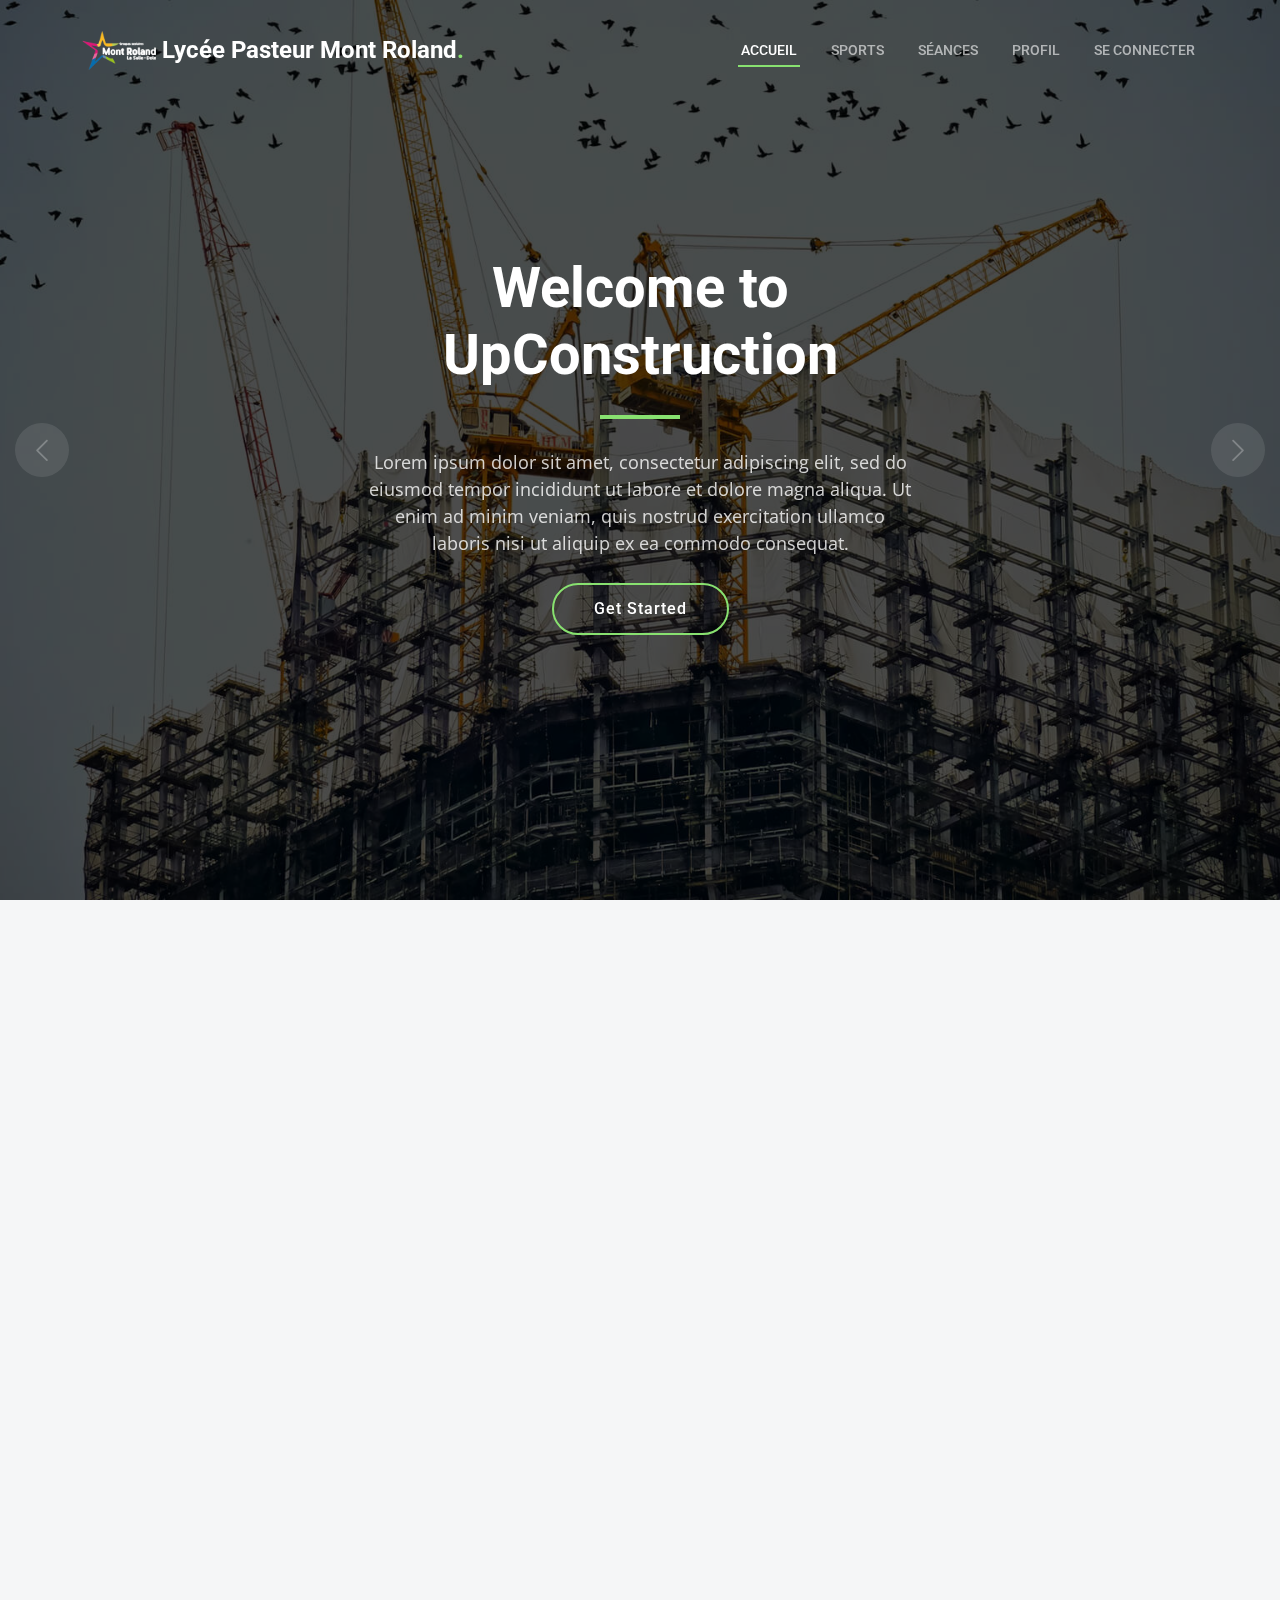
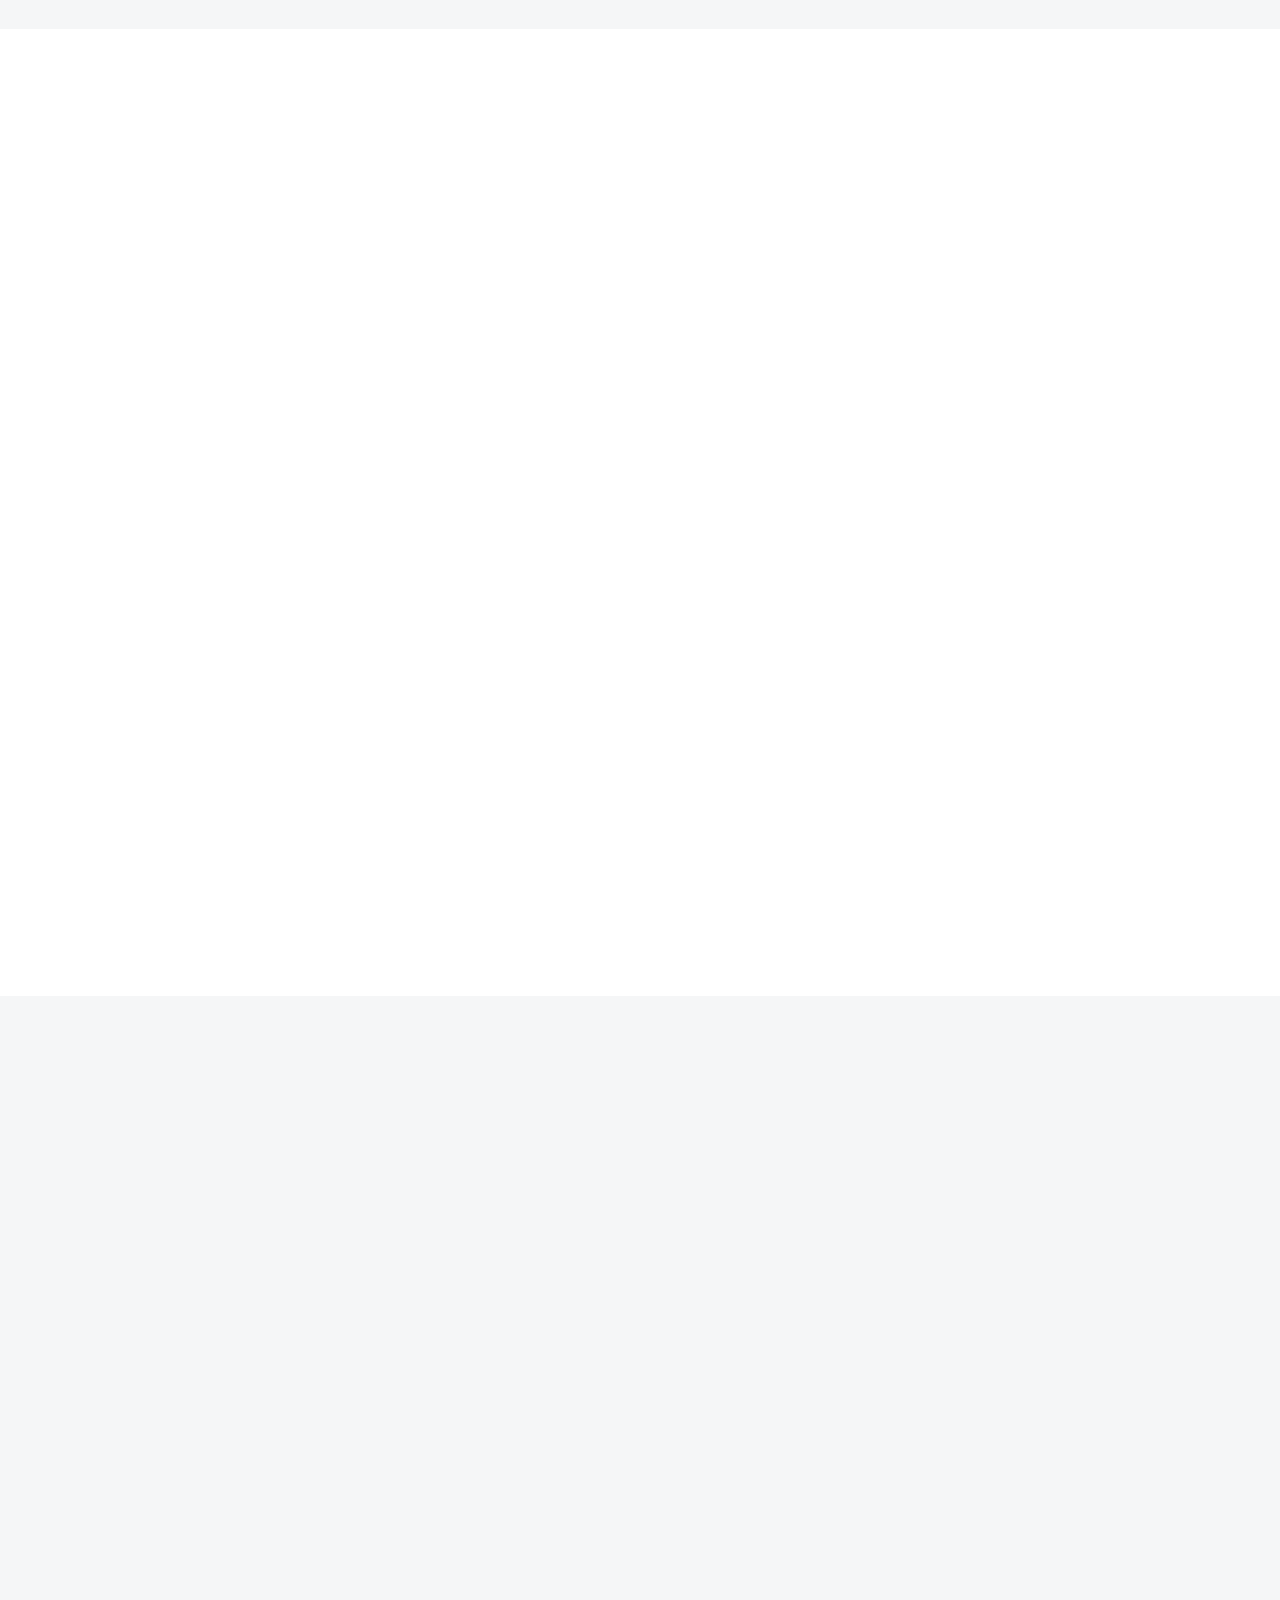
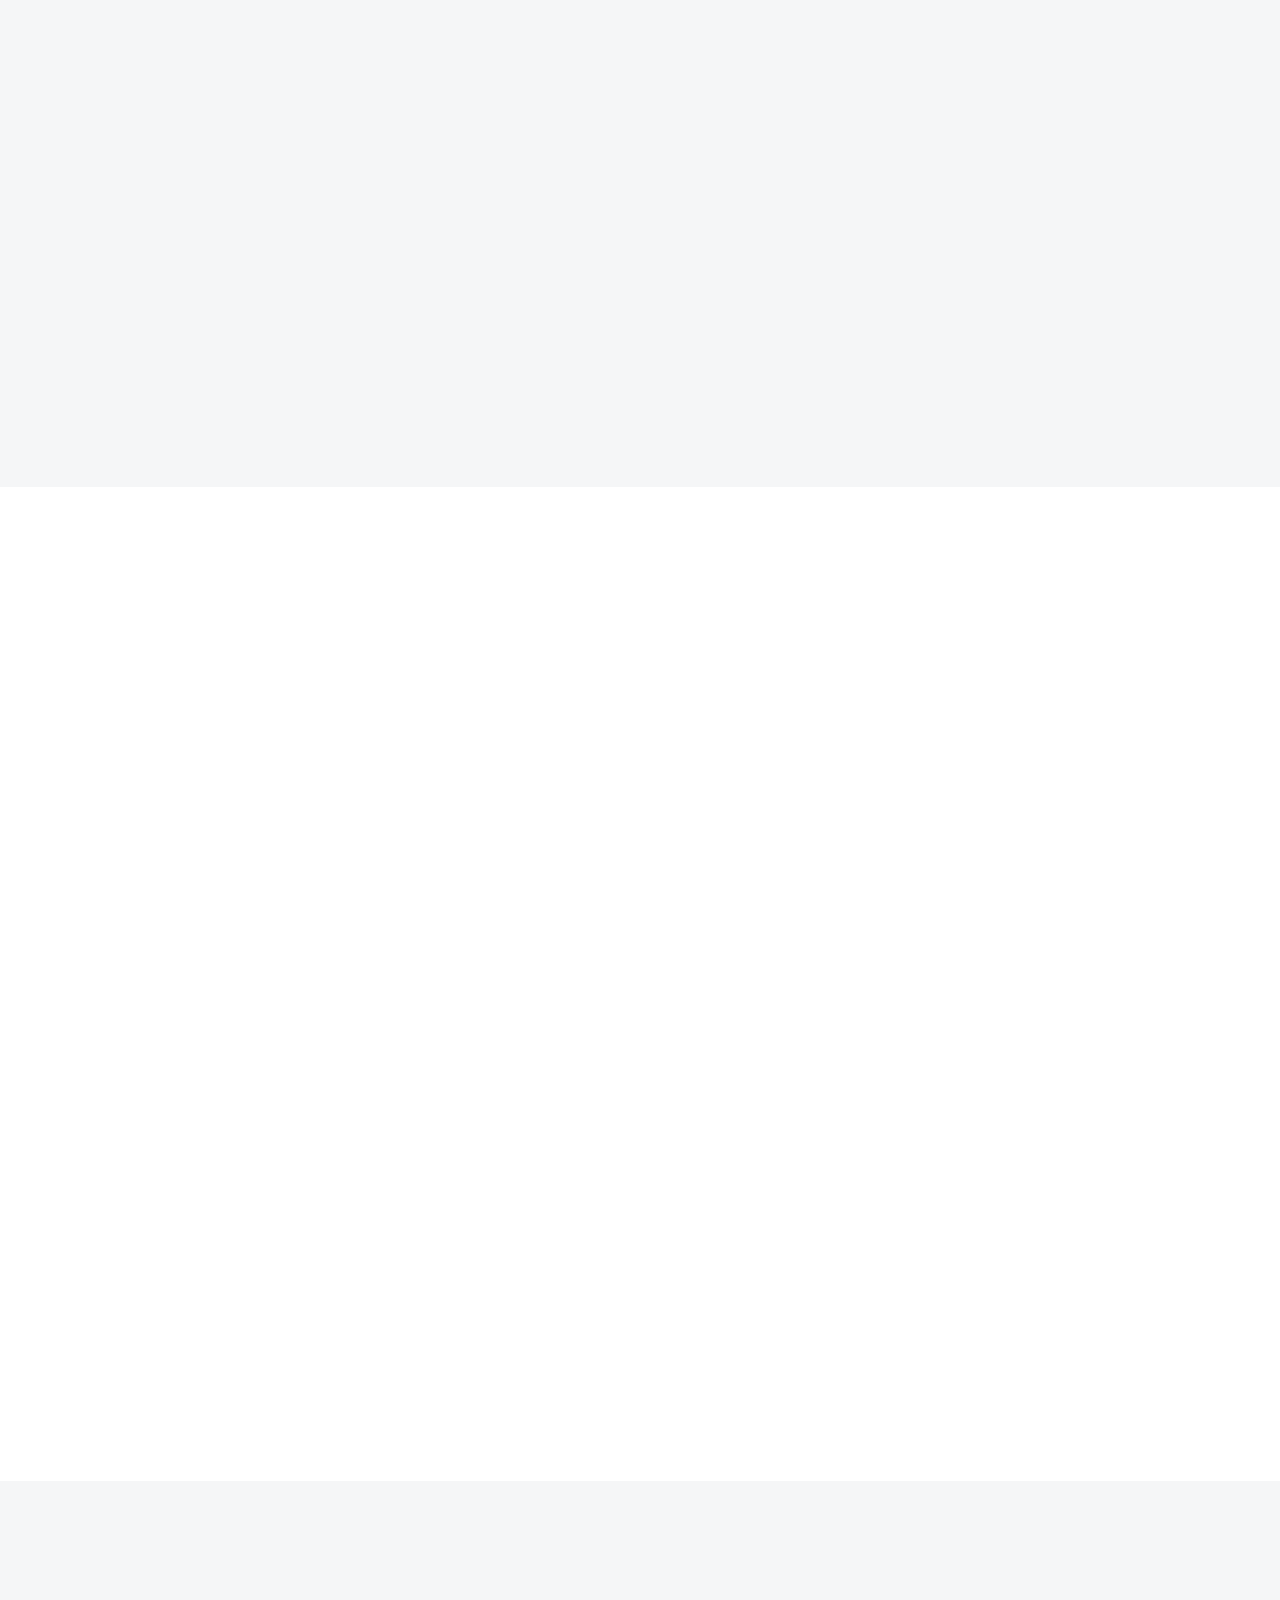
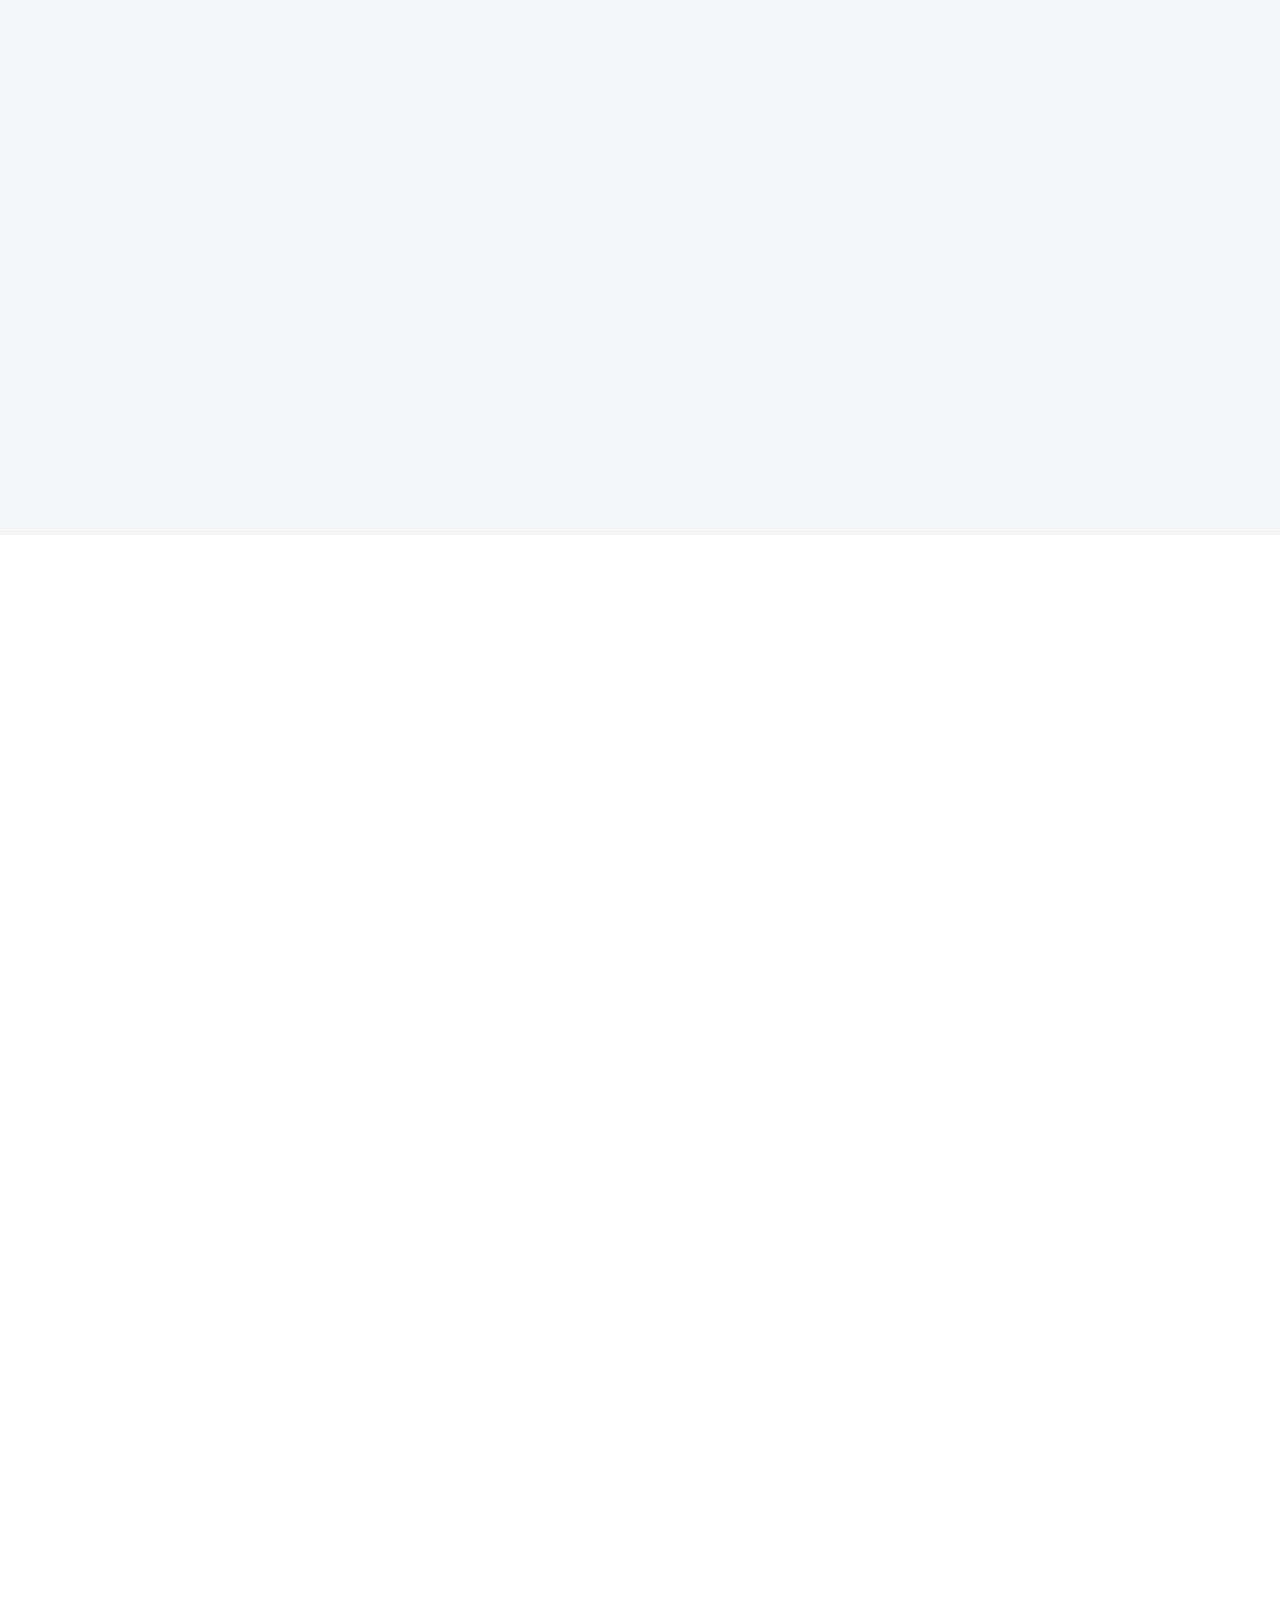
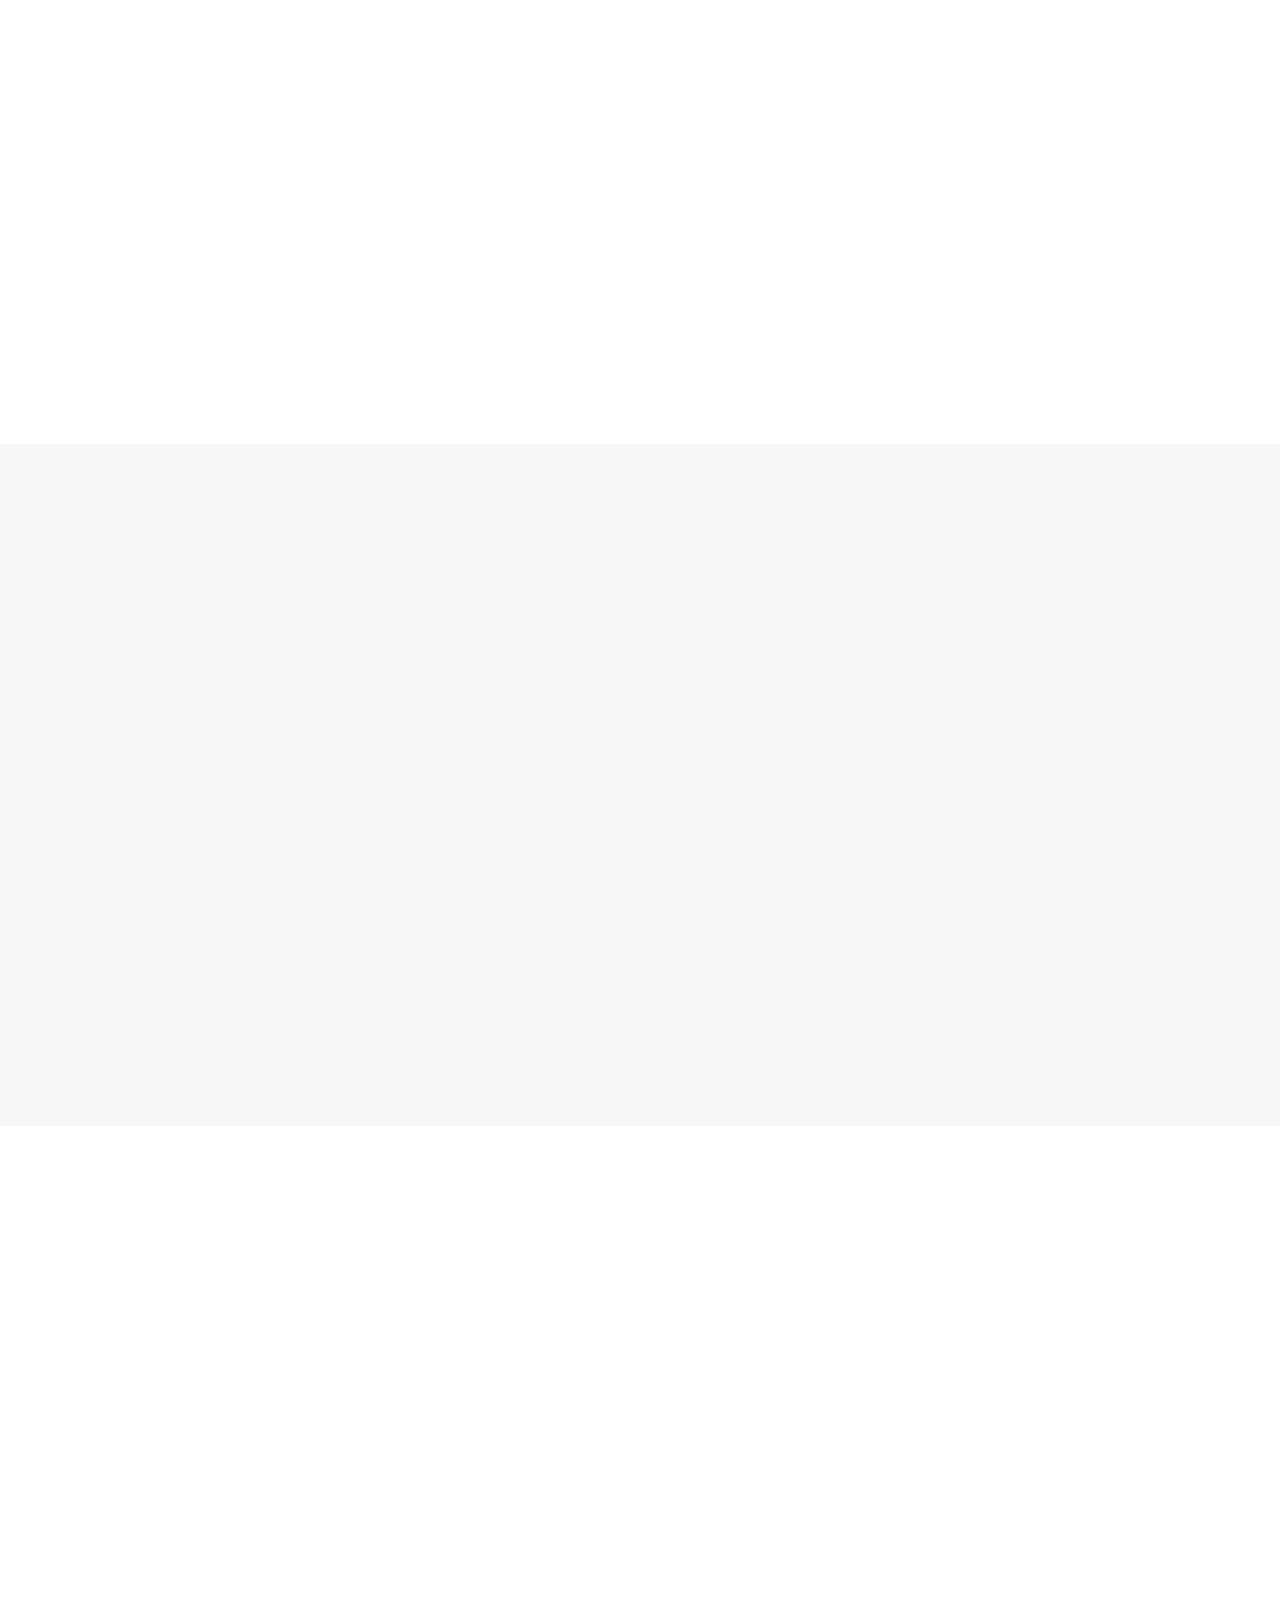
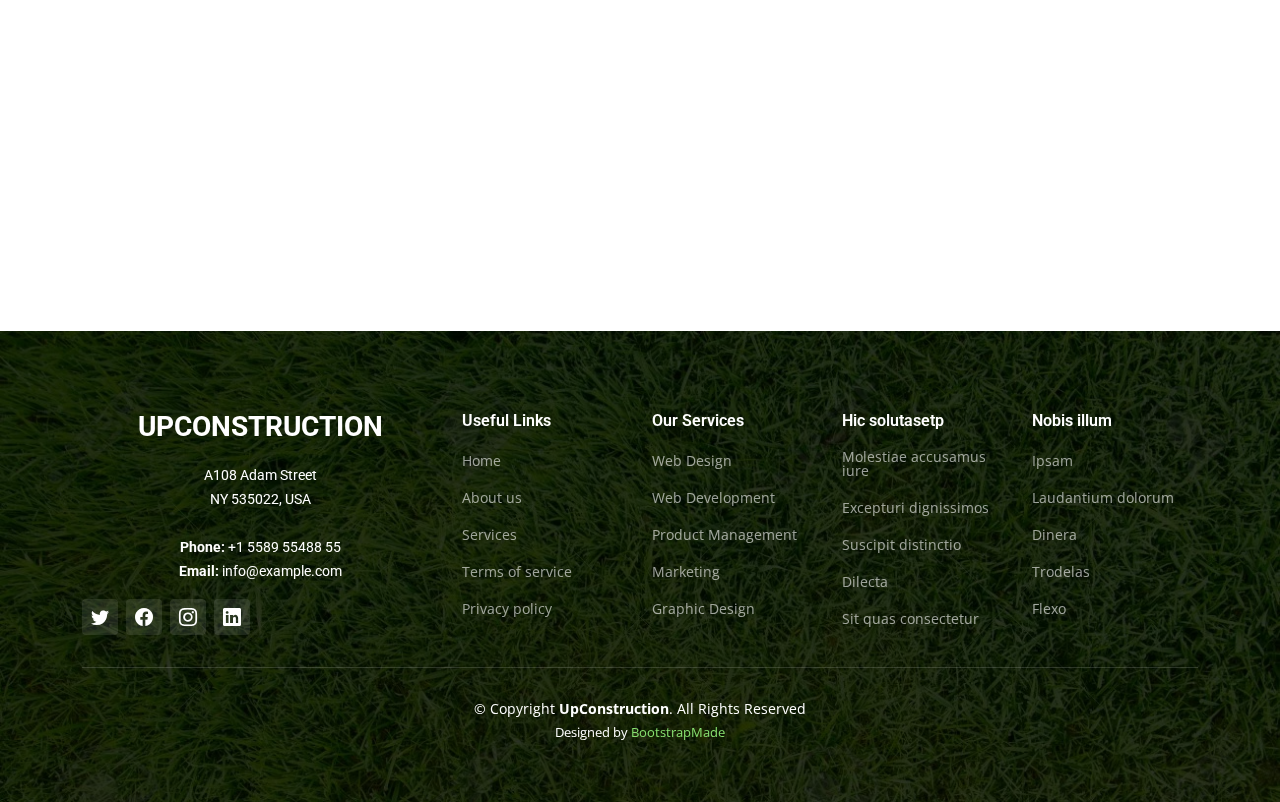
<file: index.html>
<!DOCTYPE html>
<html lang="en">

<head>
  <meta charset="utf-8">
  <meta content="width=device-width, initial-scale=1.0" name="viewport">

  <title>UpConstruction Bootstrap Template - Index</title>
  <meta content="" name="description">
  <meta content="" name="keywords">

  <!-- Favicons -->
  <link href="assets/img/favicon.png" rel="icon">
  <link href="assets/img/apple-touch-icon.png" rel="apple-touch-icon">

  <!-- Google Fonts -->
  <link rel="preconnect" href="https://fonts.googleapis.com">
  <link rel="preconnect" href="https://fonts.gstatic.com" crossorigin>
  <link href="https://fonts.googleapis.com/css2?family=Open+Sans:ital,wght@0,300;0,400;0,500;0,600;0,700;1,300;1,400;1,600;1,700&family=Roboto:ital,wght@0,300;0,400;0,500;0,600;0,700;1,300;1,400;1,500;1,600;1,700&family=Work+Sans:ital,wght@0,300;0,400;0,500;0,600;0,700;1,300;1,400;1,500;1,600;1,700&display=swap" rel="stylesheet">

  <!-- Vendor CSS Files -->
  <link href="assets/vendor/bootstrap/css/bootstrap.min.css" rel="stylesheet">
  <link href="assets/vendor/bootstrap-icons/bootstrap-icons.css" rel="stylesheet">
  <link href="assets/vendor/fontawesome-free/css/all.min.css" rel="stylesheet">
  <link href="assets/vendor/aos/aos.css" rel="stylesheet">
  <link href="assets/vendor/glightbox/css/glightbox.min.css" rel="stylesheet">
  <link href="assets/vendor/swiper/swiper-bundle.min.css" rel="stylesheet">

  <!-- Template Main CSS File -->
  <link href="assets/css/main.css" rel="stylesheet">

  <!-- =======================================================
  * Template Name: UpConstruction - v1.3.0
  * Template URL: https://bootstrapmade.com/upconstruction-bootstrap-construction-website-template/
  * Author: BootstrapMade.com
  * License: https://bootstrapmade.com/license/
  ======================================================== -->
</head>

<body>

  <!-- ======= Header ======= -->
  <header id="header" class="header d-flex align-items-center">
    <div class="container-fluid container-xl d-flex align-items-center justify-content-between">

      <a href="accueil.html" class="logo d-flex align-items-center">
        <!-- Uncomment the line below if you also wish to use an image logo -->
        <img src="assets/img/montroland.png" alt="">
        <h1>Lycée Pasteur Mont Roland<span>.</span></h1>
      </a>

      <i class="mobile-nav-toggle mobile-nav-show bi bi-list"></i>
      <i class="mobile-nav-toggle mobile-nav-hide d-none bi bi-x"></i>
      <nav id="navbar" class="navbar">
        <ul>
          <li><a href="accueil.html" class="active">Accueil</a></li>
          <li><a href="sports.html">Sports</a></li>
          <li><a href="seances.html">Séances</a></li>
          <li><a href="profil.html">Profil</a></li>
          <li><a href="login.html">Se connecter</a></li>
        </ul>
      </nav><!-- .navbar -->

    </div>
  </header><!-- End Header -->

  <!-- ======= Hero Section ======= -->
  <section id="hero" class="hero">

    <div class="info d-flex align-items-center">
      <div class="container">
        <div class="row justify-content-center">
          <div class="col-lg-6 text-center">
            <h2 data-aos="fade-down">Welcome to <span>UpConstruction</span></h2>
            <p data-aos="fade-up">Lorem ipsum dolor sit amet, consectetur adipiscing elit, sed do eiusmod tempor incididunt ut labore et dolore magna aliqua. Ut enim ad minim veniam, quis nostrud exercitation ullamco laboris nisi ut aliquip ex ea commodo consequat.</p>
            <a data-aos="fade-up" data-aos-delay="200" href="#get-started" class="btn-get-started">Get Started</a>
          </div>
        </div>
      </div>
    </div>

    <div id="hero-carousel" class="carousel slide" data-bs-ride="carousel" data-bs-interval="5000">

      <div class="carousel-item active" style="background-image: url(assets/img/hero-carousel/hero-carousel-1.jpg)"></div>
      <div class="carousel-item" style="background-image: url(assets/img/hero-carousel/hero-carousel-2.jpg)"></div>
      <div class="carousel-item" style="background-image: url(assets/img/hero-carousel/hero-carousel-3.jpg)"></div>
      <div class="carousel-item" style="background-image: url(assets/img/hero-carousel/hero-carousel-4.jpg)"></div>
      <div class="carousel-item" style="background-image: url(assets/img/hero-carousel/hero-carousel-5.jpg)"></div>

      <a class="carousel-control-prev" href="#hero-carousel" role="button" data-bs-slide="prev">
        <span class="carousel-control-prev-icon bi bi-chevron-left" aria-hidden="true"></span>
      </a>

      <a class="carousel-control-next" href="#hero-carousel" role="button" data-bs-slide="next">
        <span class="carousel-control-next-icon bi bi-chevron-right" aria-hidden="true"></span>
      </a>

    </div>

  </section><!-- End Hero Section -->

  <main id="main">

    <!-- ======= Get Started Section ======= -->
    <section id="get-started" class="get-started section-bg">
      <div class="container">

        <div class="row justify-content-between gy-4">

          <div class="col-lg-6 d-flex align-items-center" data-aos="fade-up">
            <div class="content">
              <h3>Minus hic non reiciendis ea possimus at quia.</h3>
              <p>Rem id rerum. Debitis deserunt quidem delectus expedita ducimus dolor. Aut iusto ipsa. Eos ipsum nobis ipsa soluta itaque perspiciatis fuga ipsum perspiciatis. Eum amet fugiat totam nisi possimus ut delectus dicta.
              <p>Aliquam velit deserunt autem. Inventore et saepe. Tenetur suscipit eligendi labore culpa eos. Deserunt porro magni qui necessitatibus dolorem at animi cupiditate.</p>
            </div>
          </div>

          <div class="col-lg-5" data-aos="fade">
            <form action="forms/quote.php" method="post" class="php-email-form">
              <h3>Get a quote</h3>
              <p>Vel nobis odio laboriosam et hic voluptatem. Inventore vitae totam. Rerum repellendus enim linead sero park flows.</p>
              <div class="row gy-3">

                <div class="col-md-12">
                  <input type="text" name="name" class="form-control" placeholder="Name" required>
                </div>

                <div class="col-md-12 ">
                  <input type="email" class="form-control" name="email" placeholder="Email" required>
                </div>

                <div class="col-md-12">
                  <input type="text" class="form-control" name="phone" placeholder="Phone" required>
                </div>

                <div class="col-md-12">
                  <textarea class="form-control" name="message" rows="6" placeholder="Message" required></textarea>
                </div>

                <div class="col-md-12 text-center">
                  <div class="loading">Loading</div>
                  <div class="error-message"></div>
                  <div class="sent-message">Your quote request has been sent successfully. Thank you!</div>

                  <button type="submit">Get a quote</button>
                </div>

              </div>
            </form>
          </div><!-- End Quote Form -->

        </div>

      </div>
    </section><!-- End Get Started Section -->

    <!-- ======= Constructions Section ======= -->
    <section id="constructions" class="constructions">
      <div class="container" data-aos="fade-up">

        <div class="section-header">
          <h2>Constructions</h2>
          <p>Nulla dolorum nulla nesciunt rerum facere sed ut inventore quam porro nihil id ratione ea sunt quis dolorem dolore earum</p>
        </div>

        <div class="row gy-4">

          <div class="col-lg-6" data-aos="fade-up" data-aos-delay="100">
            <div class="card-item">
              <div class="row">
                <div class="col-xl-5">
                  <div class="card-bg" style="background-image: url(assets/img/constructions-1.jpg);"></div>
                </div>
                <div class="col-xl-7 d-flex align-items-center">
                  <div class="card-body">
                    <h4 class="card-title">Eligendi omnis sunt veritatis.</h4>
                    <p>Fuga in dolorum et iste et culpa. Commodi possimus nesciunt modi voluptatem placeat deleniti adipisci. Cum delectus doloribus non veritatis. Officia temporibus illo magnam. Dolor eos et.</p>
                  </div>
                </div>
              </div>
            </div>
          </div><!-- End Card Item -->

          <div class="col-lg-6" data-aos="fade-up" data-aos-delay="200">
            <div class="card-item">
              <div class="row">
                <div class="col-xl-5">
                  <div class="card-bg" style="background-image: url(assets/img/constructions-2.jpg);"></div>
                </div>
                <div class="col-xl-7 d-flex align-items-center">
                  <div class="card-body">
                    <h4 class="card-title">Possimus ut sed velit assumenda</h4>
                    <p>Sunt deserunt maiores voluptatem autem est rerum perferendis rerum blanditiis. Est laboriosam qui iste numquam laboriosam voluptatem architecto. Est laudantium sunt at quas aut hic. Eum dignissimos.</p>
                  </div>
                </div>
              </div>
            </div>
          </div><!-- End Card Item -->

          <div class="col-lg-6" data-aos="fade-up" data-aos-delay="300">
            <div class="card-item">
              <div class="row">
                <div class="col-xl-5">
                  <div class="card-bg" style="background-image: url(assets/img/constructions-3.jpg);"></div>
                </div>
                <div class="col-xl-7 d-flex align-items-center">
                  <div class="card-body">
                    <h4 class="card-title">Error beatae dolor inventore aut</h4>
                    <p>Dicta porro nobis. Velit cum in. Nesciunt dignissimos enim molestiae facilis numquam quae quaerat ipsam omnis. Neque debitis ipsum at architecto officia laboriosam odit. Ut sunt temporibus nulla culpa.</p>
                  </div>
                </div>
              </div>
            </div>
          </div><!-- End Card Item -->

          <div class="col-lg-6" data-aos="fade-up" data-aos-delay="400">
            <div class="card-item">
              <div class="row">
                <div class="col-xl-5">
                  <div class="card-bg" style="background-image: url(assets/img/constructions-4.jpg);"></div>
                </div>
                <div class="col-xl-7 d-flex align-items-center">
                  <div class="card-body">
                    <h4 class="card-title">Expedita voluptas ut ut nesciunt</h4>
                    <p>Aut est quidem doloremque voluptatem magnam quis excepturi vero quia. Eum eos doloremque architecto illo at beatae dolore. Fugiat suscipit et sint ratione dolores. Aut aliquid ea dolores libero nobis.</p>
                  </div>
                </div>
              </div>
            </div>
          </div><!-- End Card Item -->

        </div>

      </div>
    </section><!-- End Constructions Section -->

    <!-- ======= Services Section ======= -->
    <section id="services" class="services section-bg">
      <div class="container" data-aos="fade-up">

        <div class="section-header">
          <h2>Services</h2>
          <p>Voluptatem quibusdam ut ullam perferendis repellat non ut consequuntur est eveniet deleniti fignissimos eos quam</p>
        </div>

        <div class="row gy-4">

          <div class="col-lg-4 col-md-6" data-aos="fade-up" data-aos-delay="100">
            <div class="service-item  position-relative">
              <div class="icon">
                <i class="fa-solid fa-mountain-city"></i>
              </div>
              <h3>Nesciunt Mete</h3>
              <p>Provident nihil minus qui consequatur non omnis maiores. Eos accusantium minus dolores iure perferendis tempore et consequatur.</p>
              <a href="service-details.html" class="readmore stretched-link">Learn more <i class="bi bi-arrow-right"></i></a>
            </div>
          </div><!-- End Service Item -->

          <div class="col-lg-4 col-md-6" data-aos="fade-up" data-aos-delay="200">
            <div class="service-item position-relative">
              <div class="icon">
                <i class="fa-solid fa-arrow-up-from-ground-water"></i>
              </div>
              <h3>Eosle Commodi</h3>
              <p>Ut autem aut autem non a. Sint sint sit facilis nam iusto sint. Libero corrupti neque eum hic non ut nesciunt dolorem.</p>
              <a href="service-details.html" class="readmore stretched-link">Learn more <i class="bi bi-arrow-right"></i></a>
            </div>
          </div><!-- End Service Item -->

          <div class="col-lg-4 col-md-6" data-aos="fade-up" data-aos-delay="300">
            <div class="service-item position-relative">
              <div class="icon">
                <i class="fa-solid fa-compass-drafting"></i>
              </div>
              <h3>Ledo Markt</h3>
              <p>Ut excepturi voluptatem nisi sed. Quidem fuga consequatur. Minus ea aut. Vel qui id voluptas adipisci eos earum corrupti.</p>
              <a href="service-details.html" class="readmore stretched-link">Learn more <i class="bi bi-arrow-right"></i></a>
            </div>
          </div><!-- End Service Item -->

          <div class="col-lg-4 col-md-6" data-aos="fade-up" data-aos-delay="400">
            <div class="service-item position-relative">
              <div class="icon">
                <i class="fa-solid fa-trowel-bricks"></i>
              </div>
              <h3>Asperiores Commodit</h3>
              <p>Non et temporibus minus omnis sed dolor esse consequatur. Cupiditate sed error ea fuga sit provident adipisci neque.</p>
              <a href="service-details.html" class="readmore stretched-link">Learn more <i class="bi bi-arrow-right"></i></a>
            </div>
          </div><!-- End Service Item -->

          <div class="col-lg-4 col-md-6" data-aos="fade-up" data-aos-delay="500">
            <div class="service-item position-relative">
              <div class="icon">
                <i class="fa-solid fa-helmet-safety"></i>
              </div>
              <h3>Velit Doloremque</h3>
              <p>Cumque et suscipit saepe. Est maiores autem enim facilis ut aut ipsam corporis aut. Sed animi at autem alias eius labore.</p>
              <a href="service-details.html" class="readmore stretched-link">Learn more <i class="bi bi-arrow-right"></i></a>
            </div>
          </div><!-- End Service Item -->

          <div class="col-lg-4 col-md-6" data-aos="fade-up" data-aos-delay="600">
            <div class="service-item position-relative">
              <div class="icon">
                <i class="fa-solid fa-arrow-up-from-ground-water"></i>
              </div>
              <h3>Dolori Architecto</h3>
              <p>Hic molestias ea quibusdam eos. Fugiat enim doloremque aut neque non et debitis iure. Corrupti recusandae ducimus enim.</p>
              <a href="service-details.html" class="readmore stretched-link">Learn more <i class="bi bi-arrow-right"></i></a>
            </div>
          </div><!-- End Service Item -->

        </div>

      </div>
    </section><!-- End Services Section -->

    <!-- ======= Alt Services Section ======= -->
    <section id="alt-services" class="alt-services">
      <div class="container" data-aos="fade-up">

        <div class="row justify-content-around gy-4">
          <div class="col-lg-6 img-bg" style="background-image: url(assets/img/alt-services.jpg);" data-aos="zoom-in" data-aos-delay="100"></div>

          <div class="col-lg-5 d-flex flex-column justify-content-center">
            <h3>Enim quis est voluptatibus aliquid consequatur fugiat</h3>
            <p>Esse voluptas cumque vel exercitationem. Reiciendis est hic accusamus. Non ipsam et sed minima temporibus laudantium. Soluta voluptate sed facere corporis dolores excepturi</p>

            <div class="icon-box d-flex position-relative" data-aos="fade-up" data-aos-delay="100">
              <i class="bi bi-easel flex-shrink-0"></i>
              <div>
                <h4><a href="" class="stretched-link">Lorem Ipsum</a></h4>
                <p>Voluptatum deleniti atque corrupti quos dolores et quas molestias excepturi sint occaecati cupiditate non provident</p>
              </div>
            </div><!-- End Icon Box -->

            <div class="icon-box d-flex position-relative" data-aos="fade-up" data-aos-delay="200">
              <i class="bi bi-patch-check flex-shrink-0"></i>
              <div>
                <h4><a href="" class="stretched-link">Nemo Enim</a></h4>
                <p>At vero eos et accusamus et iusto odio dignissimos ducimus qui blanditiis praesentium voluptatum deleniti atque</p>
              </div>
            </div><!-- End Icon Box -->

            <div class="icon-box d-flex position-relative" data-aos="fade-up" data-aos-delay="300">
              <i class="bi bi-brightness-high flex-shrink-0"></i>
              <div>
                <h4><a href="" class="stretched-link">Dine Pad</a></h4>
                <p>Explicabo est voluptatum asperiores consequatur magnam. Et veritatis odit. Sunt aut deserunt minus aut eligendi omnis</p>
              </div>
            </div><!-- End Icon Box -->

            <div class="icon-box d-flex position-relative" data-aos="fade-up" data-aos-delay="400">
              <i class="bi bi-brightness-high flex-shrink-0"></i>
              <div>
                <h4><a href="" class="stretched-link">Tride clov</a></h4>
                <p>Est voluptatem labore deleniti quis a delectus et. Saepe dolorem libero sit non aspernatur odit amet. Et eligendi</p>
              </div>
            </div><!-- End Icon Box -->

          </div>
        </div>

      </div>
    </section><!-- End Alt Services Section -->

    <!-- ======= Features Section ======= -->
    <section id="features" class="features section-bg">
      <div class="container" data-aos="fade-up">

        <ul class="nav nav-tabs row  g-2 d-flex">

          <li class="nav-item col-3">
            <a class="nav-link active show" data-bs-toggle="tab" data-bs-target="#tab-1">
              <h4>Modisit</h4>
            </a>
          </li><!-- End tab nav item -->

          <li class="nav-item col-3">
            <a class="nav-link" data-bs-toggle="tab" data-bs-target="#tab-2">
              <h4>Praesenti</h4>
            </a><!-- End tab nav item -->

          <li class="nav-item col-3">
            <a class="nav-link" data-bs-toggle="tab" data-bs-target="#tab-3">
              <h4>Explica</h4>
            </a>
          </li><!-- End tab nav item -->

          <li class="nav-item col-3">
            <a class="nav-link" data-bs-toggle="tab" data-bs-target="#tab-4">
              <h4>Nostrum</h4>
            </a>
          </li><!-- End tab nav item -->

        </ul>

        <div class="tab-content">

          <div class="tab-pane active show" id="tab-1">
            <div class="row">
              <div class="col-lg-6 order-2 order-lg-1 mt-3 mt-lg-0 d-flex flex-column justify-content-center" data-aos="fade-up" data-aos-delay="100">
                <h3>Voluptatem dignissimos provident</h3>
                <p class="fst-italic">
                  Lorem ipsum dolor sit amet, consectetur adipiscing elit, sed do eiusmod tempor incididunt ut labore et dolore
                  magna aliqua.
                </p>
                <ul>
                  <li><i class="bi bi-check2-all"></i> Ullamco laboris nisi ut aliquip ex ea commodo consequat.</li>
                  <li><i class="bi bi-check2-all"></i> Duis aute irure dolor in reprehenderit in voluptate velit.</li>
                  <li><i class="bi bi-check2-all"></i> Ullamco laboris nisi ut aliquip ex ea commodo consequat. Duis aute irure dolor in reprehenderit in voluptate trideta storacalaperda mastiro dolore eu fugiat nulla pariatur.</li>
                </ul>
              </div>
              <div class="col-lg-6 order-1 order-lg-2 text-center" data-aos="fade-up" data-aos-delay="200">
                <img src="assets/img/features-1.jpg" alt="" class="img-fluid">
              </div>
            </div>
          </div><!-- End tab content item -->

          <div class="tab-pane" id="tab-2">
            <div class="row">
              <div class="col-lg-6 order-2 order-lg-1 mt-3 mt-lg-0 d-flex flex-column justify-content-center">
                <h3>Neque exercitationem debitis</h3>
                <p class="fst-italic">
                  Lorem ipsum dolor sit amet, consectetur adipiscing elit, sed do eiusmod tempor incididunt ut labore et dolore
                  magna aliqua.
                </p>
                <ul>
                  <li><i class="bi bi-check2-all"></i> Ullamco laboris nisi ut aliquip ex ea commodo consequat.</li>
                  <li><i class="bi bi-check2-all"></i> Duis aute irure dolor in reprehenderit in voluptate velit.</li>
                  <li><i class="bi bi-check2-all"></i> Provident mollitia neque rerum asperiores dolores quos qui a. Ipsum neque dolor voluptate nisi sed.</li>
                  <li><i class="bi bi-check2-all"></i> Ullamco laboris nisi ut aliquip ex ea commodo consequat. Duis aute irure dolor in reprehenderit in voluptate trideta storacalaperda mastiro dolore eu fugiat nulla pariatur.</li>
                </ul>
              </div>
              <div class="col-lg-6 order-1 order-lg-2 text-center">
                <img src="assets/img/features-2.jpg" alt="" class="img-fluid">
              </div>
            </div>
          </div><!-- End tab content item -->

          <div class="tab-pane" id="tab-3">
            <div class="row">
              <div class="col-lg-6 order-2 order-lg-1 mt-3 mt-lg-0 d-flex flex-column justify-content-center">
                <h3>Voluptatibus commodi accusamu</h3>
                <ul>
                  <li><i class="bi bi-check2-all"></i> Ullamco laboris nisi ut aliquip ex ea commodo consequat.</li>
                  <li><i class="bi bi-check2-all"></i> Duis aute irure dolor in reprehenderit in voluptate velit.</li>
                  <li><i class="bi bi-check2-all"></i> Provident mollitia neque rerum asperiores dolores quos qui a. Ipsum neque dolor voluptate nisi sed.</li>
                </ul>
                <p class="fst-italic">
                  Lorem ipsum dolor sit amet, consectetur adipiscing elit, sed do eiusmod tempor incididunt ut labore et dolore
                  magna aliqua.
                </p>
              </div>
              <div class="col-lg-6 order-1 order-lg-2 text-center">
                <img src="assets/img/features-3.jpg" alt="" class="img-fluid">
              </div>
            </div>
          </div><!-- End tab content item -->

          <div class="tab-pane" id="tab-4">
            <div class="row">
              <div class="col-lg-6 order-2 order-lg-1 mt-3 mt-lg-0 d-flex flex-column justify-content-center">
                <h3>Omnis fugiat ea explicabo sunt</h3>
                <p class="fst-italic">
                  Lorem ipsum dolor sit amet, consectetur adipiscing elit, sed do eiusmod tempor incididunt ut labore et dolore
                  magna aliqua.
                </p>
                <ul>
                  <li><i class="bi bi-check2-all"></i> Ullamco laboris nisi ut aliquip ex ea commodo consequat.</li>
                  <li><i class="bi bi-check2-all"></i> Duis aute irure dolor in reprehenderit in voluptate velit.</li>
                  <li><i class="bi bi-check2-all"></i> Ullamco laboris nisi ut aliquip ex ea commodo consequat. Duis aute irure dolor in reprehenderit in voluptate trideta storacalaperda mastiro dolore eu fugiat nulla pariatur.</li>
                </ul>
              </div>
              <div class="col-lg-6 order-1 order-lg-2 text-center">
                <img src="assets/img/features-4.jpg" alt="" class="img-fluid">
              </div>
            </div>
          </div><!-- End tab content item -->

        </div>

      </div>
    </section><!-- End Features Section -->

    <!-- ======= Our Projects Section ======= -->
    <section id="projects" class="projects">
      <div class="container" data-aos="fade-up">

        <div class="section-header">
          <h2>Our Projects</h2>
          <p>Consequatur libero assumenda est voluptatem est quidem illum et officia imilique qui vel architecto accusamus fugit aut qui distinctio</p>
        </div>

        <div class="portfolio-isotope" data-portfolio-filter="*" data-portfolio-layout="masonry" data-portfolio-sort="original-order">

          <ul class="portfolio-flters" data-aos="fade-up" data-aos-delay="100">
            <li data-filter="*" class="filter-active">All</li>
            <li data-filter=".filter-remodeling">Remodeling</li>
            <li data-filter=".filter-construction">Construction</li>
            <li data-filter=".filter-repairs">Repairs</li>
            <li data-filter=".filter-design">Design</li>
          </ul><!-- End Projects Filters -->

          <div class="row gy-4 portfolio-container" data-aos="fade-up" data-aos-delay="200">

            <div class="col-lg-4 col-md-6 portfolio-item filter-remodeling">
              <div class="portfolio-content h-100">
                <img src="assets/img/projects/remodeling-1.jpg" class="img-fluid" alt="">
                <div class="portfolio-info">
                  <h4>Remodeling 1</h4>
                  <p>Lorem ipsum, dolor sit amet consectetur</p>
                  <a href="assets/img/projects/remodeling-1.jpg" title="Remodeling 1" data-gallery="portfolio-gallery-remodeling" class="glightbox preview-link"><i class="bi bi-zoom-in"></i></a>
                  <a href="project-details.html" title="More Details" class="details-link"><i class="bi bi-link-45deg"></i></a>
                </div>
              </div>
            </div><!-- End Projects Item -->

            <div class="col-lg-4 col-md-6 portfolio-item filter-construction">
              <div class="portfolio-content h-100">
                <img src="assets/img/projects/construction-1.jpg" class="img-fluid" alt="">
                <div class="portfolio-info">
                  <h4>Construction 1</h4>
                  <p>Lorem ipsum, dolor sit amet consectetur</p>
                  <a href="assets/img/projects/construction-1.jpg" title="Construction 1" data-gallery="portfolio-gallery-construction" class="glightbox preview-link"><i class="bi bi-zoom-in"></i></a>
                  <a href="project-details.html" title="More Details" class="details-link"><i class="bi bi-link-45deg"></i></a>
                </div>
              </div>
            </div><!-- End Projects Item -->

            <div class="col-lg-4 col-md-6 portfolio-item filter-repairs">
              <div class="portfolio-content h-100">
                <img src="assets/img/projects/repairs-1.jpg" class="img-fluid" alt="">
                <div class="portfolio-info">
                  <h4>Repairs 1</h4>
                  <p>Lorem ipsum, dolor sit amet consectetur</p>
                  <a href="assets/img/projects/repairs-1.jpg" title="Repairs 1" data-gallery="portfolio-gallery-repairs" class="glightbox preview-link"><i class="bi bi-zoom-in"></i></a>
                  <a href="project-details.html" title="More Details" class="details-link"><i class="bi bi-link-45deg"></i></a>
                </div>
              </div>
            </div><!-- End Projects Item -->

            <div class="col-lg-4 col-md-6 portfolio-item filter-design">
              <div class="portfolio-content h-100">
                <img src="assets/img/projects/design-1.jpg" class="img-fluid" alt="">
                <div class="portfolio-info">
                  <h4>Design 1</h4>
                  <p>Lorem ipsum, dolor sit amet consectetur</p>
                  <a href="assets/img/projects/design-1.jpg" title="Repairs 1" data-gallery="portfolio-gallery-book" class="glightbox preview-link"><i class="bi bi-zoom-in"></i></a>
                  <a href="project-details.html" title="More Details" class="details-link"><i class="bi bi-link-45deg"></i></a>
                </div>
              </div>
            </div><!-- End Projects Item -->

            <div class="col-lg-4 col-md-6 portfolio-item filter-remodeling">
              <div class="portfolio-content h-100">
                <img src="assets/img/projects/remodeling-2.jpg" class="img-fluid" alt="">
                <div class="portfolio-info">
                  <h4>Remodeling 2</h4>
                  <p>Lorem ipsum, dolor sit amet consectetur</p>
                  <a href="assets/img/projects/remodeling-2.jpg" title="Remodeling 2" data-gallery="portfolio-gallery-remodeling" class="glightbox preview-link"><i class="bi bi-zoom-in"></i></a>
                  <a href="project-details.html" title="More Details" class="details-link"><i class="bi bi-link-45deg"></i></a>
                </div>
              </div>
            </div><!-- End Projects Item -->

            <div class="col-lg-4 col-md-6 portfolio-item filter-construction">
              <div class="portfolio-content h-100">
                <img src="assets/img/projects/construction-2.jpg" class="img-fluid" alt="">
                <div class="portfolio-info">
                  <h4>Construction 2</h4>
                  <p>Lorem ipsum, dolor sit amet consectetur</p>
                  <a href="assets/img/projects/construction-2.jpg" title="Construction 2" data-gallery="portfolio-gallery-construction" class="glightbox preview-link"><i class="bi bi-zoom-in"></i></a>
                  <a href="project-details.html" title="More Details" class="details-link"><i class="bi bi-link-45deg"></i></a>
                </div>
              </div>
            </div><!-- End Projects Item -->

            <div class="col-lg-4 col-md-6 portfolio-item filter-repairs">
              <div class="portfolio-content h-100">
                <img src="assets/img/projects/repairs-2.jpg" class="img-fluid" alt="">
                <div class="portfolio-info">
                  <h4>Repairs 2</h4>
                  <p>Lorem ipsum, dolor sit amet consectetur</p>
                  <a href="assets/img/projects/repairs-2.jpg" title="Repairs 2" data-gallery="portfolio-gallery-repairs" class="glightbox preview-link"><i class="bi bi-zoom-in"></i></a>
                  <a href="project-details.html" title="More Details" class="details-link"><i class="bi bi-link-45deg"></i></a>
                </div>
              </div>
            </div><!-- End Projects Item -->

            <div class="col-lg-4 col-md-6 portfolio-item filter-design">
              <div class="portfolio-content h-100">
                <img src="assets/img/projects/design-2.jpg" class="img-fluid" alt="">
                <div class="portfolio-info">
                  <h4>Design 2</h4>
                  <p>Lorem ipsum, dolor sit amet consectetur</p>
                  <a href="assets/img/projects/design-2.jpg" title="Repairs 2" data-gallery="portfolio-gallery-book" class="glightbox preview-link"><i class="bi bi-zoom-in"></i></a>
                  <a href="project-details.html" title="More Details" class="details-link"><i class="bi bi-link-45deg"></i></a>
                </div>
              </div>
            </div><!-- End Projects Item -->

            <div class="col-lg-4 col-md-6 portfolio-item filter-remodeling">
              <div class="portfolio-content h-100">
                <img src="assets/img/projects/remodeling-3.jpg" class="img-fluid" alt="">
                <div class="portfolio-info">
                  <h4>Remodeling 3</h4>
                  <p>Lorem ipsum, dolor sit amet consectetur</p>
                  <a href="assets/img/projects/remodeling-3.jpg" title="Remodeling 3" data-gallery="portfolio-gallery-remodeling" class="glightbox preview-link"><i class="bi bi-zoom-in"></i></a>
                  <a href="project-details.html" title="More Details" class="details-link"><i class="bi bi-link-45deg"></i></a>
                </div>
              </div>
            </div><!-- End Projects Item -->

            <div class="col-lg-4 col-md-6 portfolio-item filter-construction">
              <div class="portfolio-content h-100">
                <img src="assets/img/projects/construction-3.jpg" class="img-fluid" alt="">
                <div class="portfolio-info">
                  <h4>Construction 3</h4>
                  <p>Lorem ipsum, dolor sit amet consectetur</p>
                  <a href="assets/img/projects/construction-3.jpg" title="Construction 3" data-gallery="portfolio-gallery-construction" class="glightbox preview-link"><i class="bi bi-zoom-in"></i></a>
                  <a href="project-details.html" title="More Details" class="details-link"><i class="bi bi-link-45deg"></i></a>
                </div>
              </div>
            </div><!-- End Projects Item -->

            <div class="col-lg-4 col-md-6 portfolio-item filter-repairs">
              <div class="portfolio-content h-100">
                <img src="assets/img/projects/repairs-3.jpg" class="img-fluid" alt="">
                <div class="portfolio-info">
                  <h4>Repairs 3</h4>
                  <p>Lorem ipsum, dolor sit amet consectetur</p>
                  <a href="assets/img/projects/repairs-3.jpg" title="Repairs 2" data-gallery="portfolio-gallery-repairs" class="glightbox preview-link"><i class="bi bi-zoom-in"></i></a>
                  <a href="project-details.html" title="More Details" class="details-link"><i class="bi bi-link-45deg"></i></a>
                </div>
              </div>
            </div><!-- End Projects Item -->

            <div class="col-lg-4 col-md-6 portfolio-item filter-design">
              <div class="portfolio-content h-100">
                <img src="assets/img/projects/design-3.jpg" class="img-fluid" alt="">
                <div class="portfolio-info">
                  <h4>Design 3</h4>
                  <p>Lorem ipsum, dolor sit amet consectetur</p>
                  <a href="assets/img/projects/design-3.jpg" title="Repairs 3" data-gallery="portfolio-gallery-book" class="glightbox preview-link"><i class="bi bi-zoom-in"></i></a>
                  <a href="project-details.html" title="More Details" class="details-link"><i class="bi bi-link-45deg"></i></a>
                </div>
              </div>
            </div><!-- End Projects Item -->

          </div><!-- End Projects Container -->

        </div>

      </div>
    </section><!-- End Our Projects Section -->

    <!-- ======= Testimonials Section ======= -->
    <section id="testimonials" class="testimonials section-bg">
      <div class="container" data-aos="fade-up">

        <div class="section-header">
          <h2>Testimonials</h2>
          <p>Quam sed id excepturi ccusantium dolorem ut quis dolores nisi llum nostrum enim velit qui ut et autem uia reprehenderit sunt deleniti</p>
        </div>

        <div class="slides-2 swiper">
          <div class="swiper-wrapper">

            <div class="swiper-slide">
              <div class="testimonial-wrap">
                <div class="testimonial-item">
                  <img src="assets/img/testimonials/testimonials-1.jpg" class="testimonial-img" alt="">
                  <h3>Saul Goodman</h3>
                  <h4>Ceo &amp; Founder</h4>
                  <div class="stars">
                    <i class="bi bi-star-fill"></i><i class="bi bi-star-fill"></i><i class="bi bi-star-fill"></i><i class="bi bi-star-fill"></i><i class="bi bi-star-fill"></i>
                  </div>
                  <p>
                    <i class="bi bi-quote quote-icon-left"></i>
                    Proin iaculis purus consequat sem cure digni ssim donec porttitora entum suscipit rhoncus. Accusantium quam, ultricies eget id, aliquam eget nibh et. Maecen aliquam, risus at semper.
                    <i class="bi bi-quote quote-icon-right"></i>
                  </p>
                </div>
              </div>
            </div><!-- End testimonial item -->

            <div class="swiper-slide">
              <div class="testimonial-wrap">
                <div class="testimonial-item">
                  <img src="assets/img/testimonials/testimonials-2.jpg" class="testimonial-img" alt="">
                  <h3>Sara Wilsson</h3>
                  <h4>Designer</h4>
                  <div class="stars">
                    <i class="bi bi-star-fill"></i><i class="bi bi-star-fill"></i><i class="bi bi-star-fill"></i><i class="bi bi-star-fill"></i><i class="bi bi-star-fill"></i>
                  </div>
                  <p>
                    <i class="bi bi-quote quote-icon-left"></i>
                    Export tempor illum tamen malis malis eram quae irure esse labore quem cillum quid cillum eram malis quorum velit fore eram velit sunt aliqua noster fugiat irure amet legam anim culpa.
                    <i class="bi bi-quote quote-icon-right"></i>
                  </p>
                </div>
              </div>
            </div><!-- End testimonial item -->

            <div class="swiper-slide">
              <div class="testimonial-wrap">
                <div class="testimonial-item">
                  <img src="assets/img/testimonials/testimonials-3.jpg" class="testimonial-img" alt="">
                  <h3>Jena Karlis</h3>
                  <h4>Store Owner</h4>
                  <div class="stars">
                    <i class="bi bi-star-fill"></i><i class="bi bi-star-fill"></i><i class="bi bi-star-fill"></i><i class="bi bi-star-fill"></i><i class="bi bi-star-fill"></i>
                  </div>
                  <p>
                    <i class="bi bi-quote quote-icon-left"></i>
                    Enim nisi quem export duis labore cillum quae magna enim sint quorum nulla quem veniam duis minim tempor labore quem eram duis noster aute amet eram fore quis sint minim.
                    <i class="bi bi-quote quote-icon-right"></i>
                  </p>
                </div>
              </div>
            </div><!-- End testimonial item -->

            <div class="swiper-slide">
              <div class="testimonial-wrap">
                <div class="testimonial-item">
                  <img src="assets/img/testimonials/testimonials-4.jpg" class="testimonial-img" alt="">
                  <h3>Matt Brandon</h3>
                  <h4>Freelancer</h4>
                  <div class="stars">
                    <i class="bi bi-star-fill"></i><i class="bi bi-star-fill"></i><i class="bi bi-star-fill"></i><i class="bi bi-star-fill"></i><i class="bi bi-star-fill"></i>
                  </div>
                  <p>
                    <i class="bi bi-quote quote-icon-left"></i>
                    Fugiat enim eram quae cillum dolore dolor amet nulla culpa multos export minim fugiat minim velit minim dolor enim duis veniam ipsum anim magna sunt elit fore quem dolore labore illum veniam.
                    <i class="bi bi-quote quote-icon-right"></i>
                  </p>
                </div>
              </div>
            </div><!-- End testimonial item -->

            <div class="swiper-slide">
              <div class="testimonial-wrap">
                <div class="testimonial-item">
                  <img src="assets/img/testimonials/testimonials-5.jpg" class="testimonial-img" alt="">
                  <h3>John Larson</h3>
                  <h4>Entrepreneur</h4>
                  <div class="stars">
                    <i class="bi bi-star-fill"></i><i class="bi bi-star-fill"></i><i class="bi bi-star-fill"></i><i class="bi bi-star-fill"></i><i class="bi bi-star-fill"></i>
                  </div>
                  <p>
                    <i class="bi bi-quote quote-icon-left"></i>
                    Quis quorum aliqua sint quem legam fore sunt eram irure aliqua veniam tempor noster veniam enim culpa labore duis sunt culpa nulla illum cillum fugiat legam esse veniam culpa fore nisi cillum quid.
                    <i class="bi bi-quote quote-icon-right"></i>
                  </p>
                </div>
              </div>
            </div><!-- End testimonial item -->

          </div>
          <div class="swiper-pagination"></div>
        </div>

      </div>
    </section><!-- End Testimonials Section -->

    <!-- ======= Recent Blog Posts Section ======= -->
    <section id="recent-blog-posts" class="recent-blog-posts">
      <div class="container" data-aos="fade-up"">

    
    
  <div class=" section-header">
        <h2>Recent Blog Posts</h2>
        <p>In commodi voluptatem excepturi quaerat nihil error autem voluptate ut et officia consequuntu</p>
      </div>

      <div class="row gy-5">

        <div class="col-xl-4 col-md-6" data-aos="fade-up" data-aos-delay="100">
          <div class="post-item position-relative h-100">

            <div class="post-img position-relative overflow-hidden">
              <img src="assets/img/blog/blog-1.jpg" class="img-fluid" alt="">
              <span class="post-date">December 12</span>
            </div>

            <div class="post-content d-flex flex-column">

              <h3 class="post-title">Eum ad dolor et. Autem aut fugiat debitis</h3>

              <div class="meta d-flex align-items-center">
                <div class="d-flex align-items-center">
                  <i class="bi bi-person"></i> <span class="ps-2">Julia Parker</span>
                </div>
                <span class="px-3 text-black-50">/</span>
                <div class="d-flex align-items-center">
                  <i class="bi bi-folder2"></i> <span class="ps-2">Politics</span>
                </div>
              </div>

              <hr>

              <a href="blog-details.html" class="readmore stretched-link"><span>Read More</span><i class="bi bi-arrow-right"></i></a>

            </div>

          </div>
        </div><!-- End post item -->

        <div class="col-xl-4 col-md-6" data-aos="fade-up" data-aos-delay="200">
          <div class="post-item position-relative h-100">

            <div class="post-img position-relative overflow-hidden">
              <img src="assets/img/blog/blog-2.jpg" class="img-fluid" alt="">
              <span class="post-date">July 17</span>
            </div>

            <div class="post-content d-flex flex-column">

              <h3 class="post-title">Et repellendus molestiae qui est sed omnis</h3>

              <div class="meta d-flex align-items-center">
                <div class="d-flex align-items-center">
                  <i class="bi bi-person"></i> <span class="ps-2">Mario Douglas</span>
                </div>
                <span class="px-3 text-black-50">/</span>
                <div class="d-flex align-items-center">
                  <i class="bi bi-folder2"></i> <span class="ps-2">Sports</span>
                </div>
              </div>

              <hr>

              <a href="blog-details.html" class="readmore stretched-link"><span>Read More</span><i class="bi bi-arrow-right"></i></a>

            </div>

          </div>
        </div><!-- End post item -->

        <div class="col-xl-4 col-md-6">
          <div class="post-item position-relative h-100" data-aos="fade-up" data-aos-delay="300">

            <div class="post-img position-relative overflow-hidden">
              <img src="assets/img/blog/blog-3.jpg" class="img-fluid" alt="">
              <span class="post-date">September 05</span>
            </div>

            <div class="post-content d-flex flex-column">

              <h3 class="post-title">Quia assumenda est et veritati tirana ploder</h3>

              <div class="meta d-flex align-items-center">
                <div class="d-flex align-items-center">
                  <i class="bi bi-person"></i> <span class="ps-2">Lisa Hunter</span>
                </div>
                <span class="px-3 text-black-50">/</span>
                <div class="d-flex align-items-center">
                  <i class="bi bi-folder2"></i> <span class="ps-2">Economics</span>
                </div>
              </div>

              <hr>

              <a href="blog-details.html" class="readmore stretched-link"><span>Read More</span><i class="bi bi-arrow-right"></i></a>

            </div>

          </div>
        </div><!-- End post item -->

      </div>

      </div>
    </section>
    <!-- End Recent Blog Posts Section -->

  </main><!-- End #main -->

  <!-- ======= Footer ======= -->
  <footer id="footer" class="footer">

    <div class="footer-content position-relative">
      <div class="container">
        <div class="row">

          <div class="col-lg-4 col-md-6">
            <div class="footer-info">
              <h3>UpConstruction</h3>
              <p>
                A108 Adam Street <br>
                NY 535022, USA<br><br>
                <strong>Phone:</strong> +1 5589 55488 55<br>
                <strong>Email:</strong> info@example.com<br>
              </p>
              <div class="social-links d-flex mt-3">
                <a href="#" class="d-flex align-items-center justify-content-center"><i class="bi bi-twitter"></i></a>
                <a href="#" class="d-flex align-items-center justify-content-center"><i class="bi bi-facebook"></i></a>
                <a href="#" class="d-flex align-items-center justify-content-center"><i class="bi bi-instagram"></i></a>
                <a href="#" class="d-flex align-items-center justify-content-center"><i class="bi bi-linkedin"></i></a>
              </div>
            </div>
          </div><!-- End footer info column-->

          <div class="col-lg-2 col-md-3 footer-links">
            <h4>Useful Links</h4>
            <ul>
              <li><a href="#">Home</a></li>
              <li><a href="#">About us</a></li>
              <li><a href="#">Services</a></li>
              <li><a href="#">Terms of service</a></li>
              <li><a href="#">Privacy policy</a></li>
            </ul>
          </div><!-- End footer links column-->

          <div class="col-lg-2 col-md-3 footer-links">
            <h4>Our Services</h4>
            <ul>
              <li><a href="#">Web Design</a></li>
              <li><a href="#">Web Development</a></li>
              <li><a href="#">Product Management</a></li>
              <li><a href="#">Marketing</a></li>
              <li><a href="#">Graphic Design</a></li>
            </ul>
          </div><!-- End footer links column-->

          <div class="col-lg-2 col-md-3 footer-links">
            <h4>Hic solutasetp</h4>
            <ul>
              <li><a href="#">Molestiae accusamus iure</a></li>
              <li><a href="#">Excepturi dignissimos</a></li>
              <li><a href="#">Suscipit distinctio</a></li>
              <li><a href="#">Dilecta</a></li>
              <li><a href="#">Sit quas consectetur</a></li>
            </ul>
          </div><!-- End footer links column-->

          <div class="col-lg-2 col-md-3 footer-links">
            <h4>Nobis illum</h4>
            <ul>
              <li><a href="#">Ipsam</a></li>
              <li><a href="#">Laudantium dolorum</a></li>
              <li><a href="#">Dinera</a></li>
              <li><a href="#">Trodelas</a></li>
              <li><a href="#">Flexo</a></li>
            </ul>
          </div><!-- End footer links column-->

        </div>
      </div>
    </div>

    <div class="footer-legal text-center position-relative">
      <div class="container">
        <div class="copyright">
          &copy; Copyright <strong><span>UpConstruction</span></strong>. All Rights Reserved
        </div>
        <div class="credits">
          <!-- All the links in the footer should remain intact. -->
          <!-- You can delete the links only if you purchased the pro version. -->
          <!-- Licensing information: https://bootstrapmade.com/license/ -->
          <!-- Purchase the pro version with working PHP/AJAX contact form: https://bootstrapmade.com/upconstruction-bootstrap-construction-website-template/ -->
          Designed by <a href="https://bootstrapmade.com/">BootstrapMade</a>
        </div>
      </div>
    </div>

  </footer>
  <!-- End Footer -->

  <a href="#" class="scroll-top d-flex align-items-center justify-content-center"><i class="bi bi-arrow-up-short"></i></a>

  <div id="preloader"></div>

  <!-- Vendor JS Files -->
  <script src="assets/vendor/bootstrap/js/bootstrap.bundle.min.js"></script>
  <script src="assets/vendor/aos/aos.js"></script>
  <script src="assets/vendor/glightbox/js/glightbox.min.js"></script>
  <script src="assets/vendor/isotope-layout/isotope.pkgd.min.js"></script>
  <script src="assets/vendor/swiper/swiper-bundle.min.js"></script>
  <script src="assets/vendor/purecounter/purecounter_vanilla.js"></script>
  <script src="assets/vendor/php-email-form/validate.js"></script>

  <!-- Template Main JS File -->
  <script src="assets/js/main.js"></script>

</body>

</html>
</file>
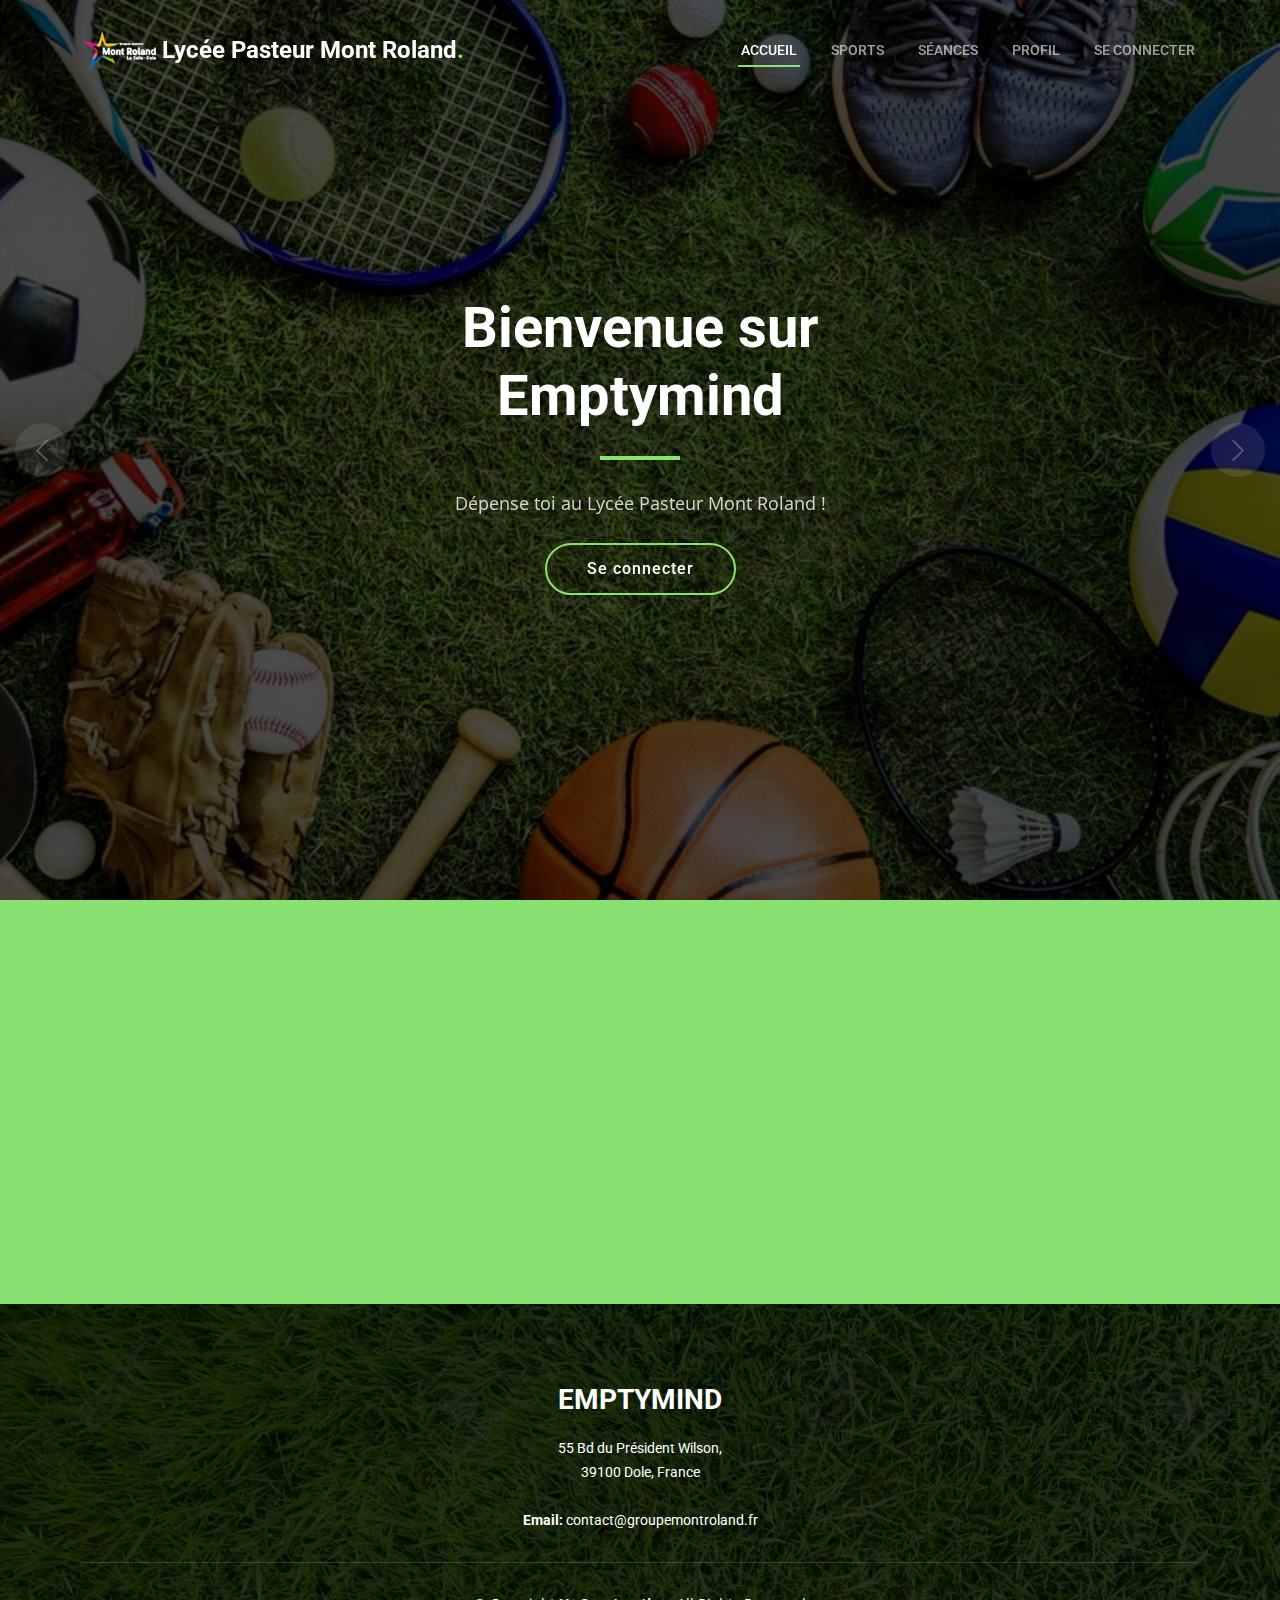
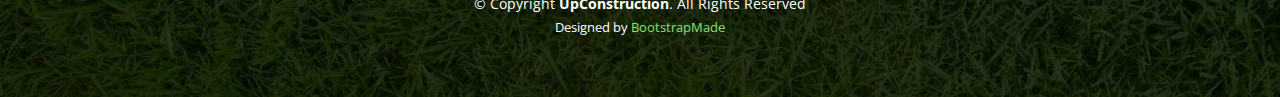
<file: accueil.html>
<!DOCTYPE html>
<html lang="en">

<head>
  <meta charset="utf-8">
  <meta content="width=device-width, initial-scale=1.0" name="viewport">

  <title>Emptymind</title>
  <meta content="" name="description">
  <meta content="" name="keywords">

  <!-- Favicons -->
  <link href="assets/img/favicon.png" rel="icon">
  <link href="assets/img/apple-touch-icon.png" rel="apple-touch-icon">

  <!-- Google Fonts -->
  <link rel="preconnect" href="https://fonts.googleapis.com">
  <link rel="preconnect" href="https://fonts.gstatic.com" crossorigin>
  <link href="https://fonts.googleapis.com/css2?family=Open+Sans:ital,wght@0,300;0,400;0,500;0,600;0,700;1,300;1,400;1,600;1,700&family=Roboto:ital,wght@0,300;0,400;0,500;0,600;0,700;1,300;1,400;1,500;1,600;1,700&family=Work+Sans:ital,wght@0,300;0,400;0,500;0,600;0,700;1,300;1,400;1,500;1,600;1,700&display=swap" rel="stylesheet">

  <!-- Vendor CSS Files -->
  <link href="assets/vendor/bootstrap/css/bootstrap.min.css" rel="stylesheet">
  <link href="assets/vendor/bootstrap-icons/bootstrap-icons.css" rel="stylesheet">
  <link href="assets/vendor/fontawesome-free/css/all.min.css" rel="stylesheet">
  <link href="assets/vendor/aos/aos.css" rel="stylesheet">
  <link href="assets/vendor/glightbox/css/glightbox.min.css" rel="stylesheet">
  <link href="assets/vendor/swiper/swiper-bundle.min.css" rel="stylesheet">

  <!-- Template Main CSS File -->
  <link href="assets/css/main.css" rel="stylesheet">

  <!-- =======================================================
  * Template Name: UpConstruction - v1.3.0
  * Template URL: https://bootstrapmade.com/upconstruction-bootstrap-construction-website-template/
  * Author: BootstrapMade.com
  * License: https://bootstrapmade.com/license/
  ======================================================== -->
</head>

<body>

  <!-- ======= Header ======= -->
  
  <header id="header" class="header d-flex align-items-center">
    <div class="container-fluid container-xl d-flex align-items-center justify-content-between">

      <a href="accueil.html" class="logo d-flex align-items-center">
        <!-- Uncomment the line below if you also wish to use an image logo -->
        <img src="assets/img/montroland.png" alt="">
        <h1>Lycée Pasteur Mont Roland<span>.</span></h1>
      </a>

      <i class="mobile-nav-toggle mobile-nav-show bi bi-list"></i>
      <i class="mobile-nav-toggle mobile-nav-hide d-none bi bi-x"></i>
      <nav id="navbar" class="navbar">
        <ul>
          <li><a href="accueil.html" class="active">Accueil</a></li>
          <li><a href="sports.html">Sports</a></li>
          <li><a href="seances.html">Séances</a></li>
          <li><a href="profil.html">Profil</a></li>
          <li><a href="login.html">Se connecter</a></li>
        </ul>
      </nav><!-- .navbar -->

    </div>
  </header><!-- End Header -->

  <!-- ======= Hero Section ======= -->
  <section id="hero" class="hero">

    <div class="info d-flex align-items-center">
      <div class="container">
        <div class="row justify-content-center">
          <div class="col-lg-6 text-center">
            <h2 data-aos="fade-down">Bienvenue sur <span>Emptymind</span></h2>
            <p data-aos="fade-up">Dépense toi au Lycée Pasteur Mont Roland !</p>
            <a data-aos="fade-up" data-aos-delay="200" href="#se-connecter" class="btn-get-started">Se connecter</a>
          </div>
        </div>
      </div>
    </div>

    <div id="hero-carousel" class="carousel slide" data-bs-ride="carousel" data-bs-interval="5000">

      <div class="carousel-item active" style="background-image: url(assets/img/sport-carousel/carousel1.jpeg)"></div>
      <div class="carousel-item" style="background-image: url(assets/img/sport-carousel/carousel2.jpg)"></div>
      <div class="carousel-item" style="background-image: url(assets/img/sport-carousel/carousel3.jpeg)"></div>
      <div class="carousel-item" style="background-image: url(assets/img/sport-carousel/carousel4.jpg)"></div>

      <a class="carousel-control-prev" href="#hero-carousel" role="button" data-bs-slide="prev">
        <span class="carousel-control-prev-icon bi bi-chevron-left" aria-hidden="true"></span>
      </a>

      <a class="carousel-control-next" href="#hero-carousel" role="button" data-bs-slide="next">
        <span class="carousel-control-next-icon bi bi-chevron-right" aria-hidden="true"></span>
      </a>

    </div>

  </section><!-- End Hero Section -->

  <main id="main">

    <!-- ======= Get Started Section ======= -->
    <section id="se-connecter" class="se-connecter section-bg">
      <div class="container">

        <div class="row">

          <div class="col-lg-3" data-aos="fade"></div>
          <div class="col-lg-6" data-aos="fade">
            <form action="forms/quote.php" method="post" class="php-email-form">
              <h3>Connexion</h3>
              <p>La connexion vous permettra de vous inscrire aux séances de sport prévues au lycée Pasteur Mont-Roland</p>
              <div class="row gy-3">

                <div class="col-md-12">
                  <input type="text" name="name" class="form-control" placeholder="Nom" required>
                </div>

                <div class="col-md-12">
                  <input type="password" name="password" class="form-control" placeholder="Mot de passe" required>
                </div>

                <div class="col-md-12 text-center">
                  <button type="submit">Confirmer</button>
                </div>

              </div>
            </form>
          </div><!-- End Quote Form -->

        </div>

      </div>
    </section><!-- End Get Started Section -->
  
    </main><!-- End #main -->
  
    <!-- ======= Footer ======= -->
    <footer id="footer" class="footer">
  
      <div class="footer-content position-relative">
        <div class="container">
          <div class="row">
  
            <div class="col-lg-12 col-md-6">
              <div class="footer-info">
                <h3>Emptymind</h3>
                <p>
                  55 Bd du Président Wilson, <br>
                  39100 Dole, France<br><br>
                  <strong>Email:</strong> contact@groupemontroland.fr<br>
                </p>
              </div>
            </div><!-- End footer info column-->
  
          </div>
        </div>
      </div>
  
      <div class="footer-legal text-center position-relative">
        <div class="container">
          <div class="copyright">
            &copy; Copyright <strong><span>UpConstruction</span></strong>. All Rights Reserved
          </div>
          <div class="credits">
            <!-- All the links in the footer should remain intact. -->
            <!-- You can delete the links only if you purchased the pro version. -->
            <!-- Licensing information: https://bootstrapmade.com/license/ -->
            <!-- Purchase the pro version with working PHP/AJAX contact form: https://bootstrapmade.com/upconstruction-bootstrap-construction-website-template/ -->
            Designed by <a href="https://bootstrapmade.com/">BootstrapMade</a>
          </div>
        </div>
      </div>
  
    </footer>
    <!-- End Footer -->
  
    <a href="#" class="scroll-top d-flex align-items-center justify-content-center"><i class="bi bi-arrow-up-short"></i></a>
  
    <div id="preloader"></div>
  
    <!-- Vendor JS Files -->
    <script src="assets/vendor/bootstrap/js/bootstrap.bundle.min.js"></script>
    <script src="assets/vendor/aos/aos.js"></script>
    <script src="assets/vendor/glightbox/js/glightbox.min.js"></script>
    <script src="assets/vendor/isotope-layout/isotope.pkgd.min.js"></script>
    <script src="assets/vendor/swiper/swiper-bundle.min.js"></script>
    <script src="assets/vendor/purecounter/purecounter_vanilla.js"></script>
    <script src="assets/vendor/php-email-form/validate.js"></script>
  
    <!-- Template Main JS File -->
    <script src="assets/js/main.js"></script>

  
  </body>
  
  </html>
</file>
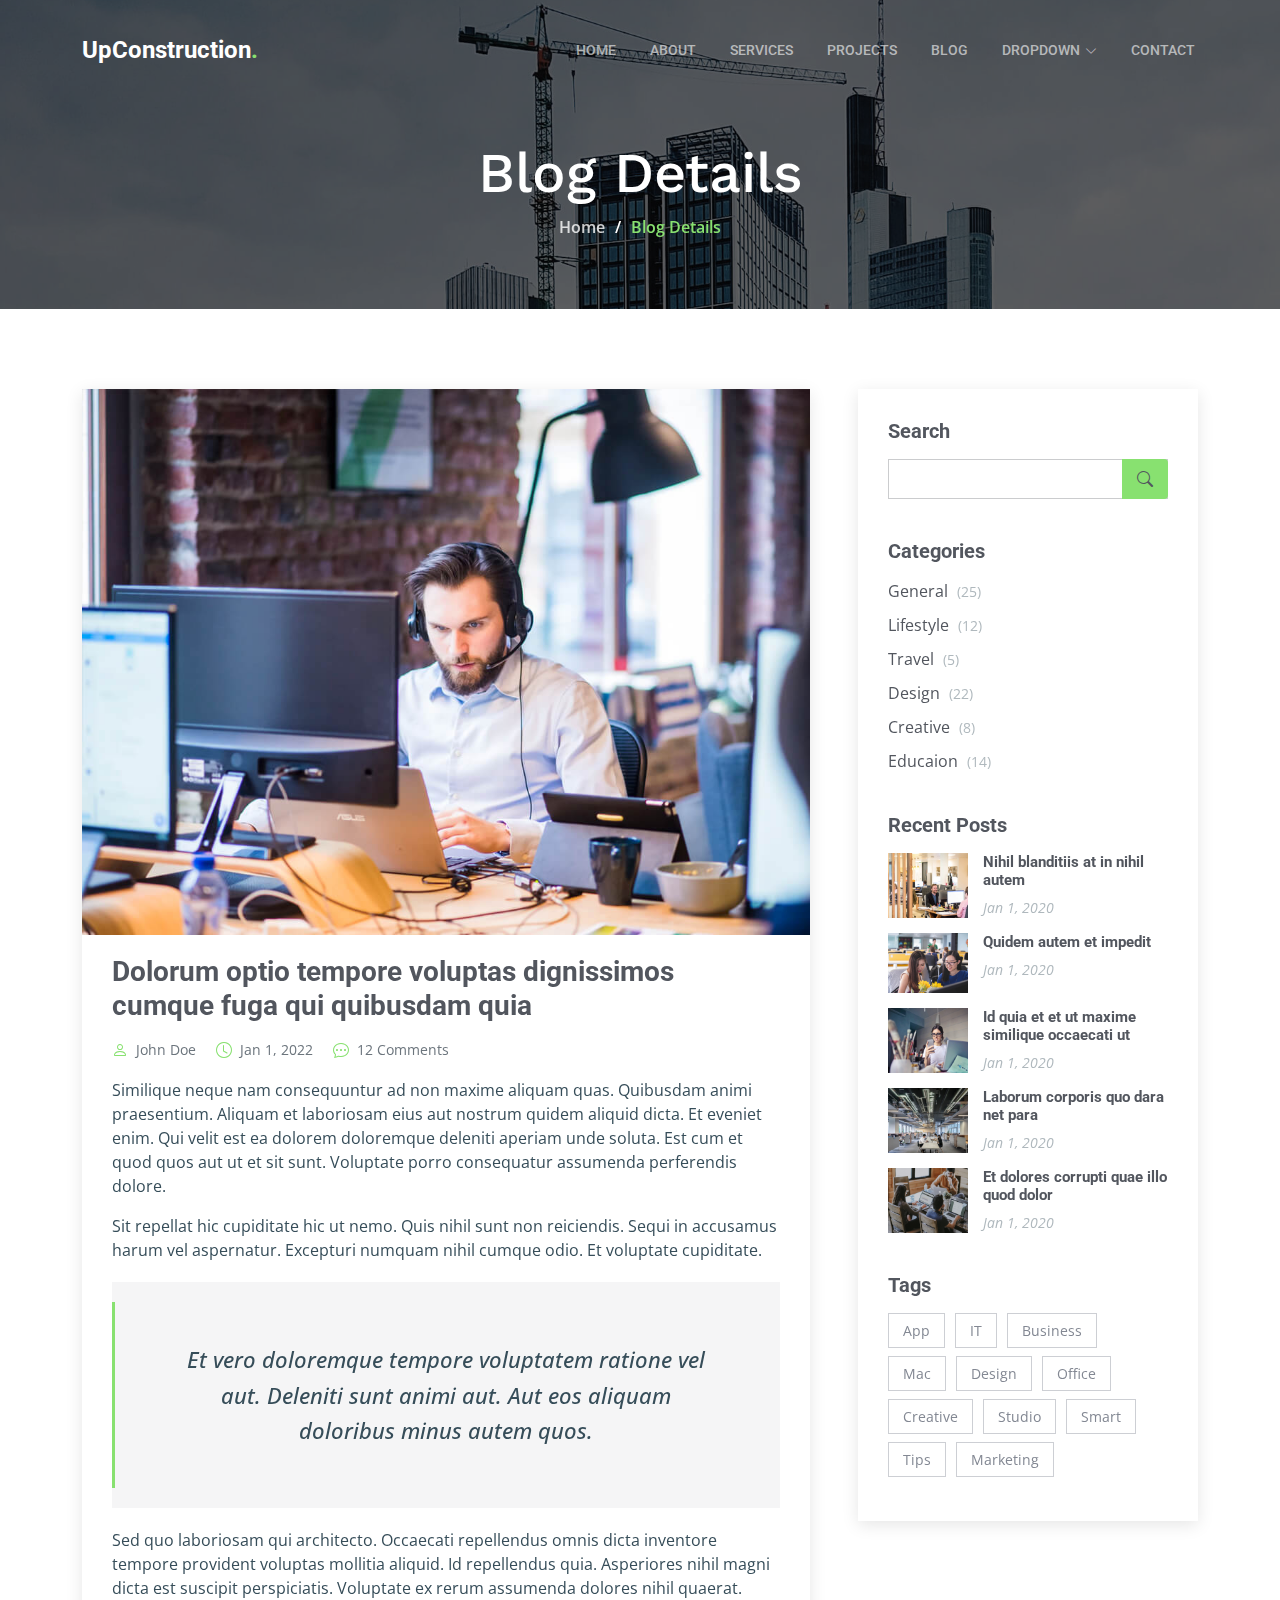
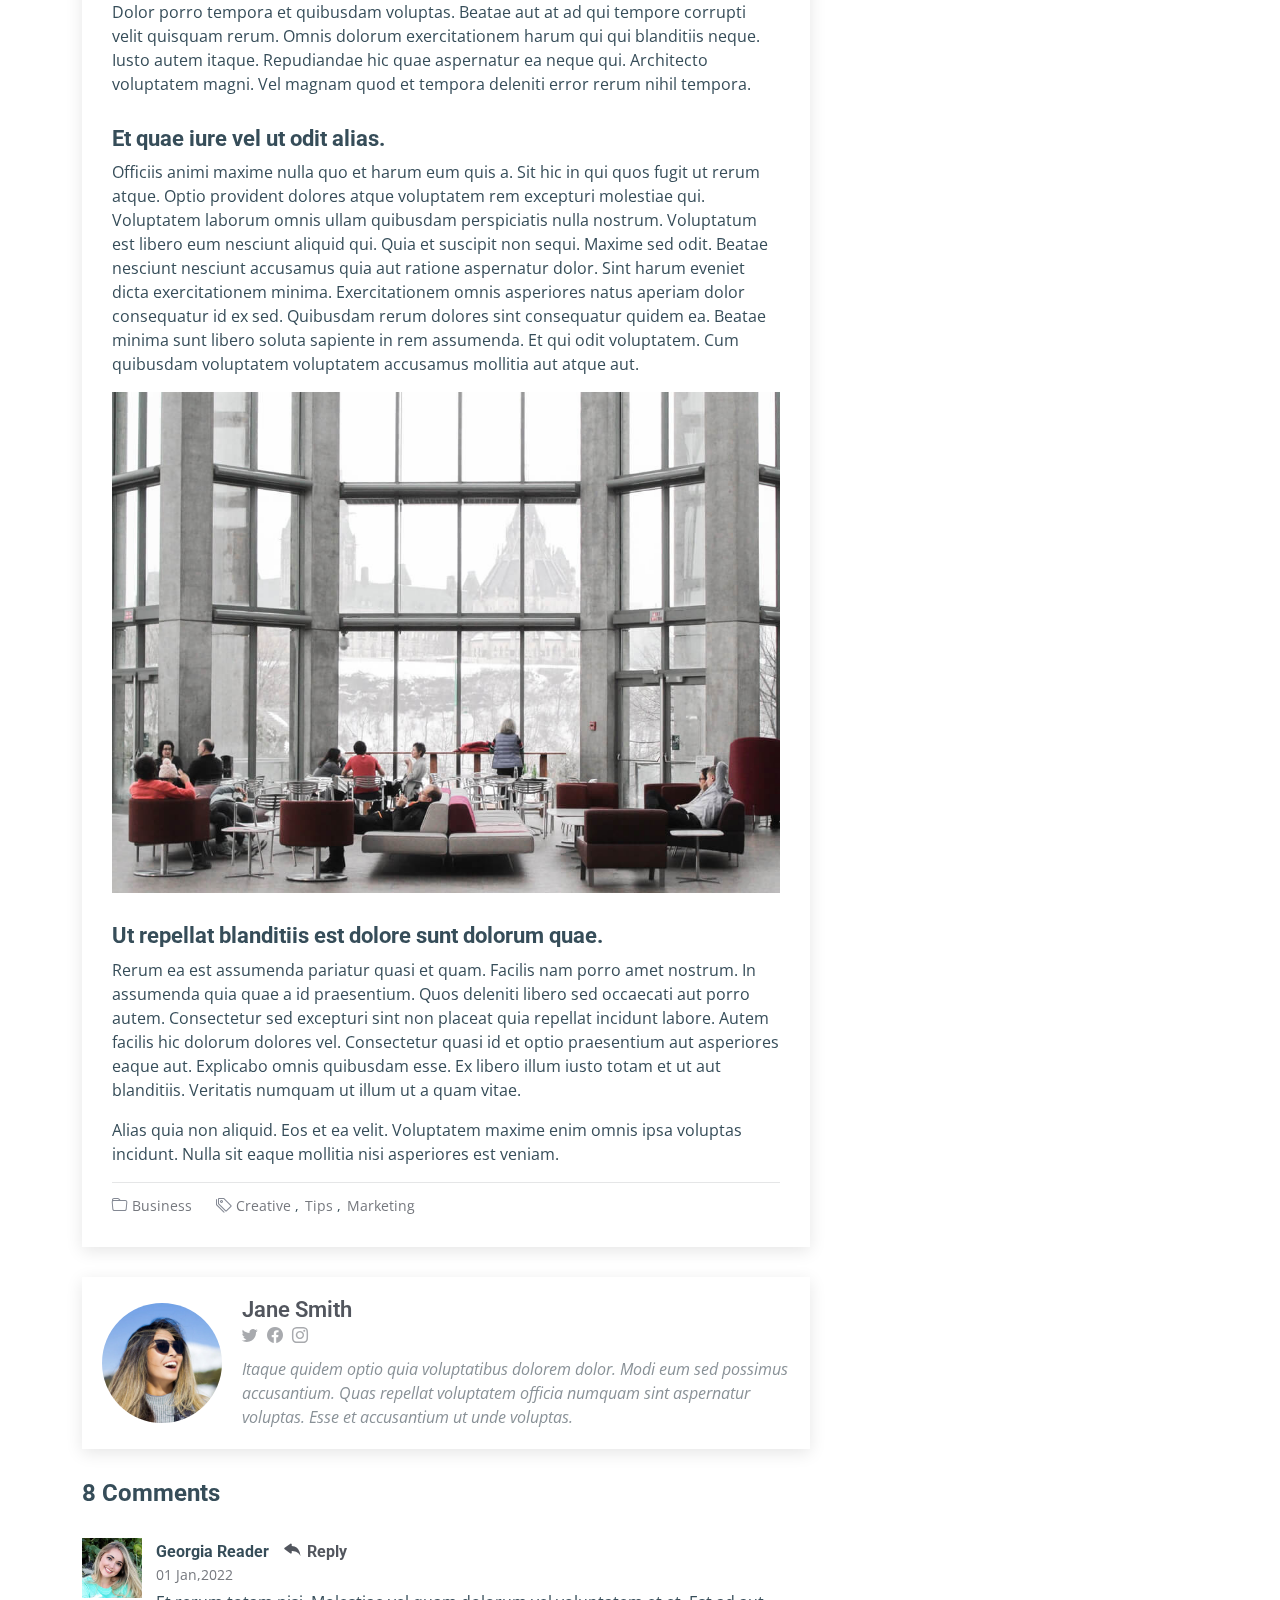
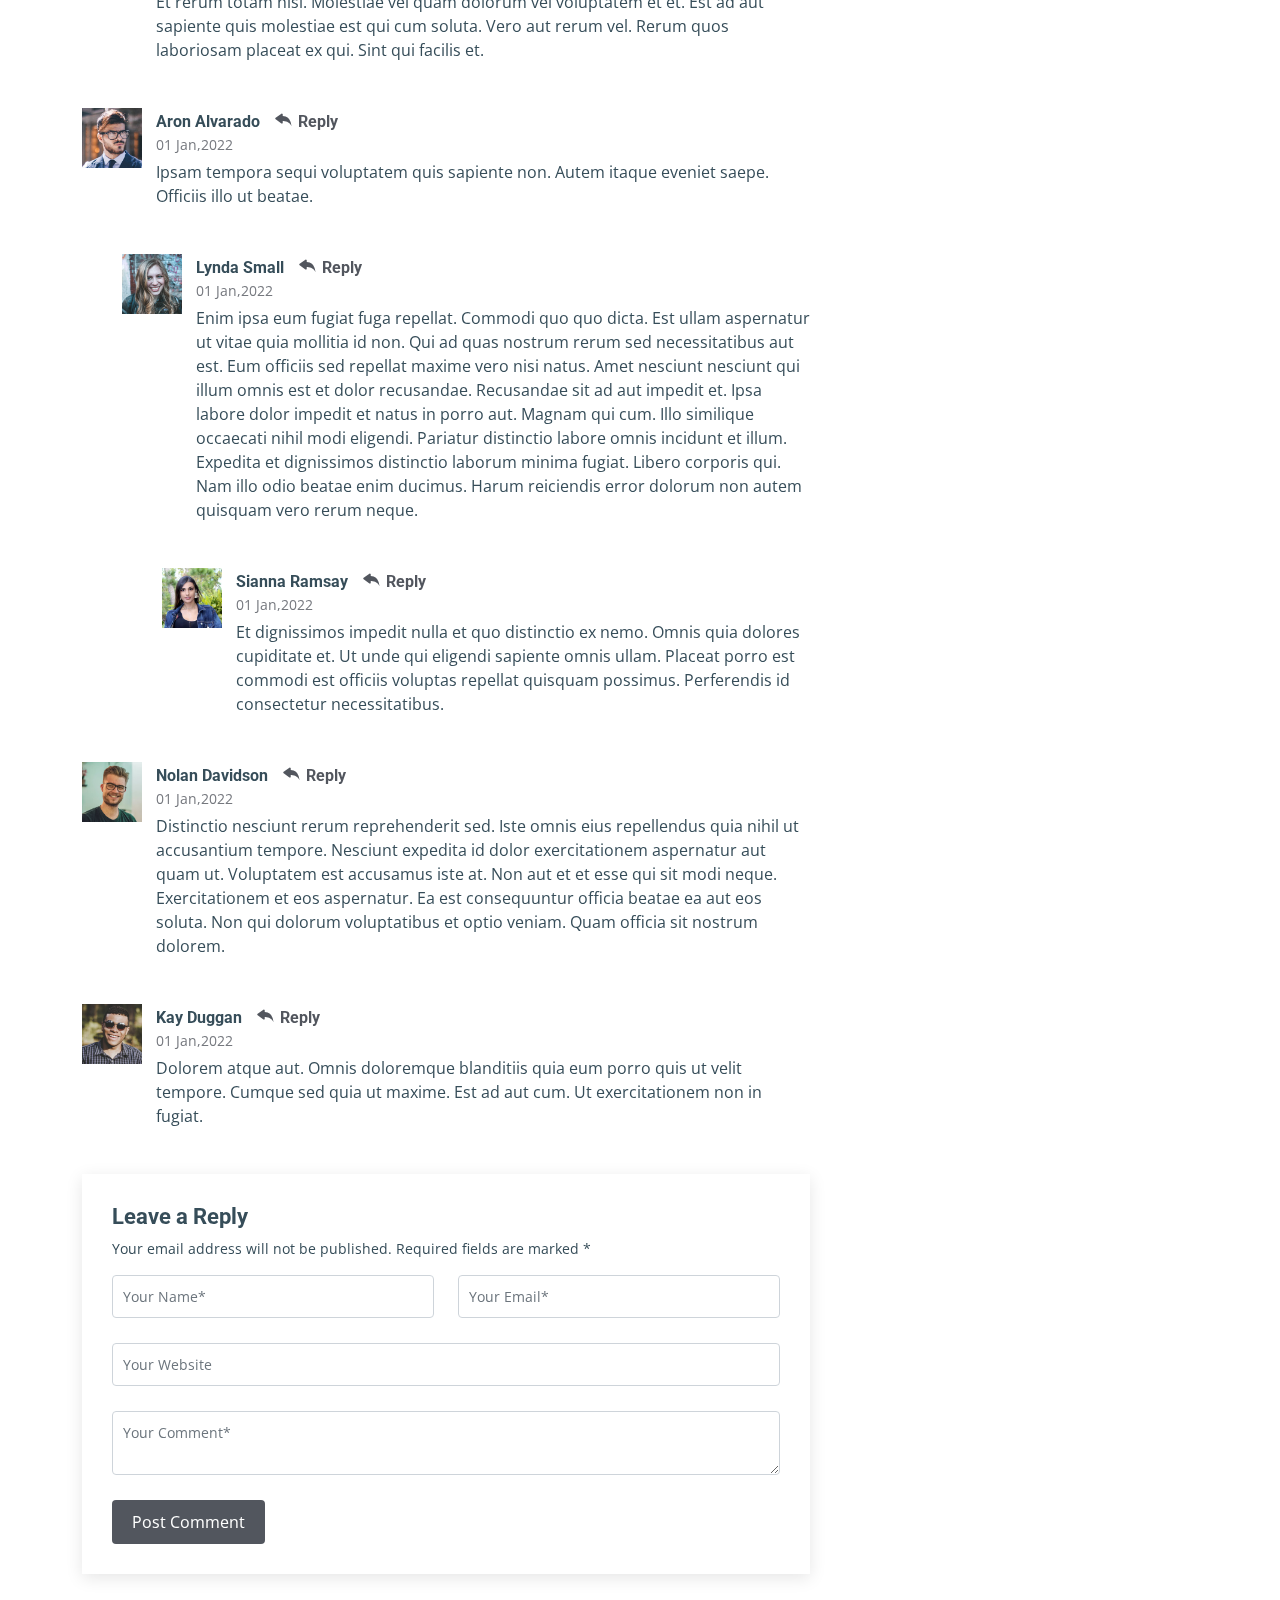
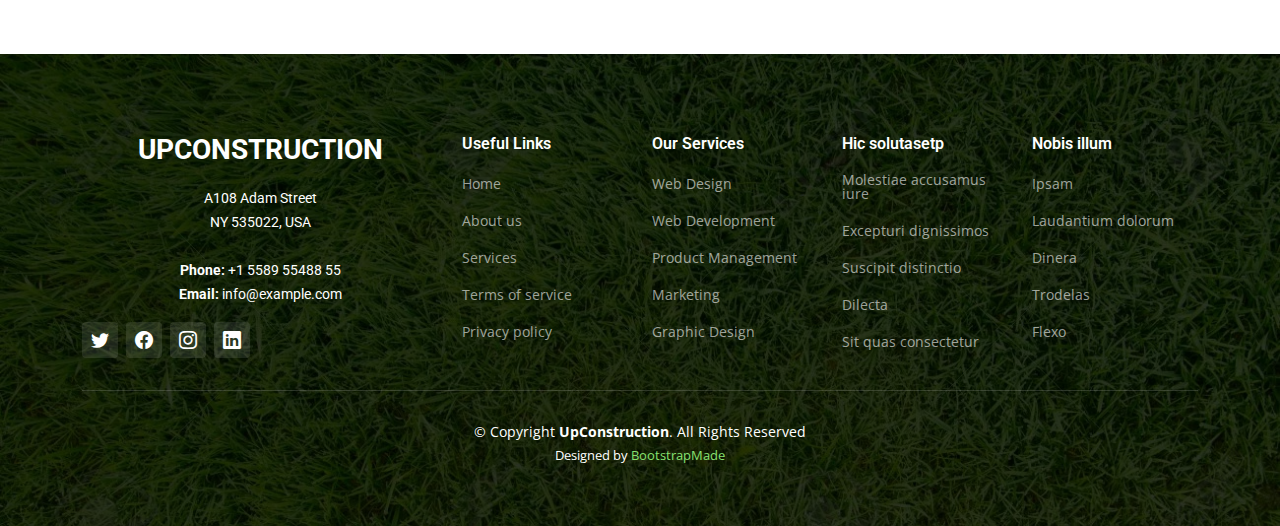
<file: blog-details.html>
<!DOCTYPE html>
<html lang="en">

<head>
  <meta charset="utf-8">
  <meta content="width=device-width, initial-scale=1.0" name="viewport">

  <title>UpConstruction Bootstrap Template - Blog Details</title>
  <meta content="" name="description">
  <meta content="" name="keywords">

  <!-- Favicons -->
  <link href="assets/img/favicon.png" rel="icon">
  <link href="assets/img/apple-touch-icon.png" rel="apple-touch-icon">

  <!-- Google Fonts -->
  <link rel="preconnect" href="https://fonts.googleapis.com">
  <link rel="preconnect" href="https://fonts.gstatic.com" crossorigin>
  <link href="https://fonts.googleapis.com/css2?family=Open+Sans:ital,wght@0,300;0,400;0,500;0,600;0,700;1,300;1,400;1,600;1,700&family=Roboto:ital,wght@0,300;0,400;0,500;0,600;0,700;1,300;1,400;1,500;1,600;1,700&family=Work+Sans:ital,wght@0,300;0,400;0,500;0,600;0,700;1,300;1,400;1,500;1,600;1,700&display=swap" rel="stylesheet">

  <!-- Vendor CSS Files -->
  <link href="assets/vendor/bootstrap/css/bootstrap.min.css" rel="stylesheet">
  <link href="assets/vendor/bootstrap-icons/bootstrap-icons.css" rel="stylesheet">
  <link href="assets/vendor/fontawesome-free/css/all.min.css" rel="stylesheet">
  <link href="assets/vendor/aos/aos.css" rel="stylesheet">
  <link href="assets/vendor/glightbox/css/glightbox.min.css" rel="stylesheet">
  <link href="assets/vendor/swiper/swiper-bundle.min.css" rel="stylesheet">

  <!-- Template Main CSS File -->
  <link href="assets/css/main.css" rel="stylesheet">

  <!-- =======================================================
  * Template Name: UpConstruction - v1.3.0
  * Template URL: https://bootstrapmade.com/upconstruction-bootstrap-construction-website-template/
  * Author: BootstrapMade.com
  * License: https://bootstrapmade.com/license/
  ======================================================== -->
</head>

<body>

  <!-- ======= Header ======= -->
  <header id="header" class="header d-flex align-items-center">
    <div class="container-fluid container-xl d-flex align-items-center justify-content-between">

      <a href="index.html" class="logo d-flex align-items-center">
        <!-- Uncomment the line below if you also wish to use an image logo -->
        <!-- <img src="assets/img/logo.png" alt=""> -->
        <h1>UpConstruction<span>.</span></h1>
      </a>

      <i class="mobile-nav-toggle mobile-nav-show bi bi-list"></i>
      <i class="mobile-nav-toggle mobile-nav-hide d-none bi bi-x"></i>
      <nav id="navbar" class="navbar">
        <ul>
          <li><a href="index.html">Home</a></li>
          <li><a href="about.html">About</a></li>
          <li><a href="services.html">Services</a></li>
          <li><a href="projects.html">Projects</a></li>
          <li><a href="blog.html">Blog</a></li>
          <li class="dropdown"><a href="#"><span>Dropdown</span> <i class="bi bi-chevron-down dropdown-indicator"></i></a>
            <ul>
              <li><a href="#">Dropdown 1</a></li>
              <li class="dropdown"><a href="#"><span>Deep Dropdown</span> <i class="bi bi-chevron-down dropdown-indicator"></i></a>
                <ul>
                  <li><a href="#">Deep Dropdown 1</a></li>
                  <li><a href="#">Deep Dropdown 2</a></li>
                  <li><a href="#">Deep Dropdown 3</a></li>
                  <li><a href="#">Deep Dropdown 4</a></li>
                  <li><a href="#">Deep Dropdown 5</a></li>
                </ul>
              </li>
              <li><a href="#">Dropdown 2</a></li>
              <li><a href="#">Dropdown 3</a></li>
              <li><a href="#">Dropdown 4</a></li>
            </ul>
          </li>
          <li><a href="contact.html">Contact</a></li>
        </ul>
      </nav><!-- .navbar -->

    </div>
  </header><!-- End Header -->

  <main id="main">

    <!-- ======= Breadcrumbs ======= -->
    <div class="breadcrumbs d-flex align-items-center" style="background-image: url('assets/img/breadcrumbs-bg.jpg');">
      <div class="container position-relative d-flex flex-column align-items-center" data-aos="fade">

        <h2>Blog Details</h2>
        <ol>
          <li><a href="index.html">Home</a></li>
          <li>Blog Details</li>
        </ol>

      </div>
    </div><!-- End Breadcrumbs -->

    <!-- ======= Blog Details Section ======= -->
    <section id="blog" class="blog">
      <div class="container" data-aos="fade-up" data-aos-delay="100">

        <div class="row g-5">

          <div class="col-lg-8">

            <article class="blog-details">

              <div class="post-img">
                <img src="assets/img/blog/blog-1.jpg" alt="" class="img-fluid">
              </div>

              <h2 class="title">Dolorum optio tempore voluptas dignissimos cumque fuga qui quibusdam quia</h2>

              <div class="meta-top">
                <ul>
                  <li class="d-flex align-items-center"><i class="bi bi-person"></i> <a href="blog-details.html">John Doe</a></li>
                  <li class="d-flex align-items-center"><i class="bi bi-clock"></i> <a href="blog-details.html"><time datetime="2020-01-01">Jan 1, 2022</time></a></li>
                  <li class="d-flex align-items-center"><i class="bi bi-chat-dots"></i> <a href="blog-details.html">12 Comments</a></li>
                </ul>
              </div><!-- End meta top -->

              <div class="content">
                <p>
                  Similique neque nam consequuntur ad non maxime aliquam quas. Quibusdam animi praesentium. Aliquam et laboriosam eius aut nostrum quidem aliquid dicta.
                  Et eveniet enim. Qui velit est ea dolorem doloremque deleniti aperiam unde soluta. Est cum et quod quos aut ut et sit sunt. Voluptate porro consequatur assumenda perferendis dolore.
                </p>

                <p>
                  Sit repellat hic cupiditate hic ut nemo. Quis nihil sunt non reiciendis. Sequi in accusamus harum vel aspernatur. Excepturi numquam nihil cumque odio. Et voluptate cupiditate.
                </p>

                <blockquote>
                  <p>
                    Et vero doloremque tempore voluptatem ratione vel aut. Deleniti sunt animi aut. Aut eos aliquam doloribus minus autem quos.
                  </p>
                </blockquote>

                <p>
                  Sed quo laboriosam qui architecto. Occaecati repellendus omnis dicta inventore tempore provident voluptas mollitia aliquid. Id repellendus quia. Asperiores nihil magni dicta est suscipit perspiciatis. Voluptate ex rerum assumenda dolores nihil quaerat.
                  Dolor porro tempora et quibusdam voluptas. Beatae aut at ad qui tempore corrupti velit quisquam rerum. Omnis dolorum exercitationem harum qui qui blanditiis neque.
                  Iusto autem itaque. Repudiandae hic quae aspernatur ea neque qui. Architecto voluptatem magni. Vel magnam quod et tempora deleniti error rerum nihil tempora.
                </p>

                <h3>Et quae iure vel ut odit alias.</h3>
                <p>
                  Officiis animi maxime nulla quo et harum eum quis a. Sit hic in qui quos fugit ut rerum atque. Optio provident dolores atque voluptatem rem excepturi molestiae qui. Voluptatem laborum omnis ullam quibusdam perspiciatis nulla nostrum. Voluptatum est libero eum nesciunt aliquid qui.
                  Quia et suscipit non sequi. Maxime sed odit. Beatae nesciunt nesciunt accusamus quia aut ratione aspernatur dolor. Sint harum eveniet dicta exercitationem minima. Exercitationem omnis asperiores natus aperiam dolor consequatur id ex sed. Quibusdam rerum dolores sint consequatur quidem ea.
                  Beatae minima sunt libero soluta sapiente in rem assumenda. Et qui odit voluptatem. Cum quibusdam voluptatem voluptatem accusamus mollitia aut atque aut.
                </p>
                <img src="assets/img/blog/blog-inside-post.jpg" class="img-fluid" alt="">

                <h3>Ut repellat blanditiis est dolore sunt dolorum quae.</h3>
                <p>
                  Rerum ea est assumenda pariatur quasi et quam. Facilis nam porro amet nostrum. In assumenda quia quae a id praesentium. Quos deleniti libero sed occaecati aut porro autem. Consectetur sed excepturi sint non placeat quia repellat incidunt labore. Autem facilis hic dolorum dolores vel.
                  Consectetur quasi id et optio praesentium aut asperiores eaque aut. Explicabo omnis quibusdam esse. Ex libero illum iusto totam et ut aut blanditiis. Veritatis numquam ut illum ut a quam vitae.
                </p>
                <p>
                  Alias quia non aliquid. Eos et ea velit. Voluptatem maxime enim omnis ipsa voluptas incidunt. Nulla sit eaque mollitia nisi asperiores est veniam.
                </p>

              </div><!-- End post content -->

              <div class="meta-bottom">
                <i class="bi bi-folder"></i>
                <ul class="cats">
                  <li><a href="#">Business</a></li>
                </ul>

                <i class="bi bi-tags"></i>
                <ul class="tags">
                  <li><a href="#">Creative</a></li>
                  <li><a href="#">Tips</a></li>
                  <li><a href="#">Marketing</a></li>
                </ul>
              </div><!-- End meta bottom -->

            </article><!-- End blog post -->

            <div class="post-author d-flex align-items-center">
              <img src="assets/img/blog/blog-author.jpg" class="rounded-circle flex-shrink-0" alt="">
              <div>
                <h4>Jane Smith</h4>
                <div class="social-links">
                  <a href="https://twitters.com/#"><i class="bi bi-twitter"></i></a>
                  <a href="https://facebook.com/#"><i class="bi bi-facebook"></i></a>
                  <a href="https://instagram.com/#"><i class="biu bi-instagram"></i></a>
                </div>
                <p>
                  Itaque quidem optio quia voluptatibus dolorem dolor. Modi eum sed possimus accusantium. Quas repellat voluptatem officia numquam sint aspernatur voluptas. Esse et accusantium ut unde voluptas.
                </p>
              </div>
            </div><!-- End post author -->

            <div class="comments">

              <h4 class="comments-count">8 Comments</h4>

              <div id="comment-1" class="comment">
                <div class="d-flex">
                  <div class="comment-img"><img src="assets/img/blog/comments-1.jpg" alt=""></div>
                  <div>
                    <h5><a href="">Georgia Reader</a> <a href="#" class="reply"><i class="bi bi-reply-fill"></i> Reply</a></h5>
                    <time datetime="2020-01-01">01 Jan,2022</time>
                    <p>
                      Et rerum totam nisi. Molestiae vel quam dolorum vel voluptatem et et. Est ad aut sapiente quis molestiae est qui cum soluta.
                      Vero aut rerum vel. Rerum quos laboriosam placeat ex qui. Sint qui facilis et.
                    </p>
                  </div>
                </div>
              </div><!-- End comment #1 -->

              <div id="comment-2" class="comment">
                <div class="d-flex">
                  <div class="comment-img"><img src="assets/img/blog/comments-2.jpg" alt=""></div>
                  <div>
                    <h5><a href="">Aron Alvarado</a> <a href="#" class="reply"><i class="bi bi-reply-fill"></i> Reply</a></h5>
                    <time datetime="2020-01-01">01 Jan,2022</time>
                    <p>
                      Ipsam tempora sequi voluptatem quis sapiente non. Autem itaque eveniet saepe. Officiis illo ut beatae.
                    </p>
                  </div>
                </div>

                <div id="comment-reply-1" class="comment comment-reply">
                  <div class="d-flex">
                    <div class="comment-img"><img src="assets/img/blog/comments-3.jpg" alt=""></div>
                    <div>
                      <h5><a href="">Lynda Small</a> <a href="#" class="reply"><i class="bi bi-reply-fill"></i> Reply</a></h5>
                      <time datetime="2020-01-01">01 Jan,2022</time>
                      <p>
                        Enim ipsa eum fugiat fuga repellat. Commodi quo quo dicta. Est ullam aspernatur ut vitae quia mollitia id non. Qui ad quas nostrum rerum sed necessitatibus aut est. Eum officiis sed repellat maxime vero nisi natus. Amet nesciunt nesciunt qui illum omnis est et dolor recusandae.

                        Recusandae sit ad aut impedit et. Ipsa labore dolor impedit et natus in porro aut. Magnam qui cum. Illo similique occaecati nihil modi eligendi. Pariatur distinctio labore omnis incidunt et illum. Expedita et dignissimos distinctio laborum minima fugiat.

                        Libero corporis qui. Nam illo odio beatae enim ducimus. Harum reiciendis error dolorum non autem quisquam vero rerum neque.
                      </p>
                    </div>
                  </div>

                  <div id="comment-reply-2" class="comment comment-reply">
                    <div class="d-flex">
                      <div class="comment-img"><img src="assets/img/blog/comments-4.jpg" alt=""></div>
                      <div>
                        <h5><a href="">Sianna Ramsay</a> <a href="#" class="reply"><i class="bi bi-reply-fill"></i> Reply</a></h5>
                        <time datetime="2020-01-01">01 Jan,2022</time>
                        <p>
                          Et dignissimos impedit nulla et quo distinctio ex nemo. Omnis quia dolores cupiditate et. Ut unde qui eligendi sapiente omnis ullam. Placeat porro est commodi est officiis voluptas repellat quisquam possimus. Perferendis id consectetur necessitatibus.
                        </p>
                      </div>
                    </div>

                  </div><!-- End comment reply #2-->

                </div><!-- End comment reply #1-->

              </div><!-- End comment #2-->

              <div id="comment-3" class="comment">
                <div class="d-flex">
                  <div class="comment-img"><img src="assets/img/blog/comments-5.jpg" alt=""></div>
                  <div>
                    <h5><a href="">Nolan Davidson</a> <a href="#" class="reply"><i class="bi bi-reply-fill"></i> Reply</a></h5>
                    <time datetime="2020-01-01">01 Jan,2022</time>
                    <p>
                      Distinctio nesciunt rerum reprehenderit sed. Iste omnis eius repellendus quia nihil ut accusantium tempore. Nesciunt expedita id dolor exercitationem aspernatur aut quam ut. Voluptatem est accusamus iste at.
                      Non aut et et esse qui sit modi neque. Exercitationem et eos aspernatur. Ea est consequuntur officia beatae ea aut eos soluta. Non qui dolorum voluptatibus et optio veniam. Quam officia sit nostrum dolorem.
                    </p>
                  </div>
                </div>

              </div><!-- End comment #3 -->

              <div id="comment-4" class="comment">
                <div class="d-flex">
                  <div class="comment-img"><img src="assets/img/blog/comments-6.jpg" alt=""></div>
                  <div>
                    <h5><a href="">Kay Duggan</a> <a href="#" class="reply"><i class="bi bi-reply-fill"></i> Reply</a></h5>
                    <time datetime="2020-01-01">01 Jan,2022</time>
                    <p>
                      Dolorem atque aut. Omnis doloremque blanditiis quia eum porro quis ut velit tempore. Cumque sed quia ut maxime. Est ad aut cum. Ut exercitationem non in fugiat.
                    </p>
                  </div>
                </div>

              </div><!-- End comment #4 -->

              <div class="reply-form">

                <h4>Leave a Reply</h4>
                <p>Your email address will not be published. Required fields are marked * </p>
                <form action="">
                  <div class="row">
                    <div class="col-md-6 form-group">
                      <input name="name" type="text" class="form-control" placeholder="Your Name*">
                    </div>
                    <div class="col-md-6 form-group">
                      <input name="email" type="text" class="form-control" placeholder="Your Email*">
                    </div>
                  </div>
                  <div class="row">
                    <div class="col form-group">
                      <input name="website" type="text" class="form-control" placeholder="Your Website">
                    </div>
                  </div>
                  <div class="row">
                    <div class="col form-group">
                      <textarea name="comment" class="form-control" placeholder="Your Comment*"></textarea>
                    </div>
                  </div>
                  <button type="submit" class="btn btn-primary">Post Comment</button>

                </form>

              </div>

            </div><!-- End blog comments -->

          </div>

          <div class="col-lg-4">

            <div class="sidebar">

              <div class="sidebar-item search-form">
                <h3 class="sidebar-title">Search</h3>
                <form action="" class="mt-3">
                  <input type="text">
                  <button type="submit"><i class="bi bi-search"></i></button>
                </form>
              </div><!-- End sidebar search formn-->

              <div class="sidebar-item categories">
                <h3 class="sidebar-title">Categories</h3>
                <ul class="mt-3">
                  <li><a href="#">General <span>(25)</span></a></li>
                  <li><a href="#">Lifestyle <span>(12)</span></a></li>
                  <li><a href="#">Travel <span>(5)</span></a></li>
                  <li><a href="#">Design <span>(22)</span></a></li>
                  <li><a href="#">Creative <span>(8)</span></a></li>
                  <li><a href="#">Educaion <span>(14)</span></a></li>
                </ul>
              </div><!-- End sidebar categories-->

              <div class="sidebar-item recent-posts">
                <h3 class="sidebar-title">Recent Posts</h3>

                <div class="mt-3">

                  <div class="post-item mt-3">
                    <img src="assets/img/blog/blog-recent-1.jpg" alt="">
                    <div>
                      <h4><a href="blog-details.html">Nihil blanditiis at in nihil autem</a></h4>
                      <time datetime="2020-01-01">Jan 1, 2020</time>
                    </div>
                  </div><!-- End recent post item-->

                  <div class="post-item">
                    <img src="assets/img/blog/blog-recent-2.jpg" alt="">
                    <div>
                      <h4><a href="blog-details.html">Quidem autem et impedit</a></h4>
                      <time datetime="2020-01-01">Jan 1, 2020</time>
                    </div>
                  </div><!-- End recent post item-->

                  <div class="post-item">
                    <img src="assets/img/blog/blog-recent-3.jpg" alt="">
                    <div>
                      <h4><a href="blog-details.html">Id quia et et ut maxime similique occaecati ut</a></h4>
                      <time datetime="2020-01-01">Jan 1, 2020</time>
                    </div>
                  </div><!-- End recent post item-->

                  <div class="post-item">
                    <img src="assets/img/blog/blog-recent-4.jpg" alt="">
                    <div>
                      <h4><a href="blog-details.html">Laborum corporis quo dara net para</a></h4>
                      <time datetime="2020-01-01">Jan 1, 2020</time>
                    </div>
                  </div><!-- End recent post item-->

                  <div class="post-item">
                    <img src="assets/img/blog/blog-recent-5.jpg" alt="">
                    <div>
                      <h4><a href="blog-details.html">Et dolores corrupti quae illo quod dolor</a></h4>
                      <time datetime="2020-01-01">Jan 1, 2020</time>
                    </div>
                  </div><!-- End recent post item-->

                </div>

              </div><!-- End sidebar recent posts-->

              <div class="sidebar-item tags">
                <h3 class="sidebar-title">Tags</h3>
                <ul class="mt-3">
                  <li><a href="#">App</a></li>
                  <li><a href="#">IT</a></li>
                  <li><a href="#">Business</a></li>
                  <li><a href="#">Mac</a></li>
                  <li><a href="#">Design</a></li>
                  <li><a href="#">Office</a></li>
                  <li><a href="#">Creative</a></li>
                  <li><a href="#">Studio</a></li>
                  <li><a href="#">Smart</a></li>
                  <li><a href="#">Tips</a></li>
                  <li><a href="#">Marketing</a></li>
                </ul>
              </div><!-- End sidebar tags-->

            </div><!-- End Blog Sidebar -->

          </div>
        </div>

      </div>
    </section><!-- End Blog Details Section -->

  </main><!-- End #main -->

  <!-- ======= Footer ======= -->
  <footer id="footer" class="footer">

    <div class="footer-content position-relative">
      <div class="container">
        <div class="row">

          <div class="col-lg-4 col-md-6">
            <div class="footer-info">
              <h3>UpConstruction</h3>
              <p>
                A108 Adam Street <br>
                NY 535022, USA<br><br>
                <strong>Phone:</strong> +1 5589 55488 55<br>
                <strong>Email:</strong> info@example.com<br>
              </p>
              <div class="social-links d-flex mt-3">
                <a href="#" class="d-flex align-items-center justify-content-center"><i class="bi bi-twitter"></i></a>
                <a href="#" class="d-flex align-items-center justify-content-center"><i class="bi bi-facebook"></i></a>
                <a href="#" class="d-flex align-items-center justify-content-center"><i class="bi bi-instagram"></i></a>
                <a href="#" class="d-flex align-items-center justify-content-center"><i class="bi bi-linkedin"></i></a>
              </div>
            </div>
          </div><!-- End footer info column-->

          <div class="col-lg-2 col-md-3 footer-links">
            <h4>Useful Links</h4>
            <ul>
              <li><a href="#">Home</a></li>
              <li><a href="#">About us</a></li>
              <li><a href="#">Services</a></li>
              <li><a href="#">Terms of service</a></li>
              <li><a href="#">Privacy policy</a></li>
            </ul>
          </div><!-- End footer links column-->

          <div class="col-lg-2 col-md-3 footer-links">
            <h4>Our Services</h4>
            <ul>
              <li><a href="#">Web Design</a></li>
              <li><a href="#">Web Development</a></li>
              <li><a href="#">Product Management</a></li>
              <li><a href="#">Marketing</a></li>
              <li><a href="#">Graphic Design</a></li>
            </ul>
          </div><!-- End footer links column-->

          <div class="col-lg-2 col-md-3 footer-links">
            <h4>Hic solutasetp</h4>
            <ul>
              <li><a href="#">Molestiae accusamus iure</a></li>
              <li><a href="#">Excepturi dignissimos</a></li>
              <li><a href="#">Suscipit distinctio</a></li>
              <li><a href="#">Dilecta</a></li>
              <li><a href="#">Sit quas consectetur</a></li>
            </ul>
          </div><!-- End footer links column-->

          <div class="col-lg-2 col-md-3 footer-links">
            <h4>Nobis illum</h4>
            <ul>
              <li><a href="#">Ipsam</a></li>
              <li><a href="#">Laudantium dolorum</a></li>
              <li><a href="#">Dinera</a></li>
              <li><a href="#">Trodelas</a></li>
              <li><a href="#">Flexo</a></li>
            </ul>
          </div><!-- End footer links column-->

        </div>
      </div>
    </div>

    <div class="footer-legal text-center position-relative">
      <div class="container">
        <div class="copyright">
          &copy; Copyright <strong><span>UpConstruction</span></strong>. All Rights Reserved
        </div>
        <div class="credits">
          <!-- All the links in the footer should remain intact. -->
          <!-- You can delete the links only if you purchased the pro version. -->
          <!-- Licensing information: https://bootstrapmade.com/license/ -->
          <!-- Purchase the pro version with working PHP/AJAX contact form: https://bootstrapmade.com/upconstruction-bootstrap-construction-website-template/ -->
          Designed by <a href="https://bootstrapmade.com/">BootstrapMade</a>
        </div>
      </div>
    </div>

  </footer>
  <!-- End Footer -->

  <a href="#" class="scroll-top d-flex align-items-center justify-content-center"><i class="bi bi-arrow-up-short"></i></a>

  <div id="preloader"></div>

  <!-- Vendor JS Files -->
  <script src="assets/vendor/bootstrap/js/bootstrap.bundle.min.js"></script>
  <script src="assets/vendor/aos/aos.js"></script>
  <script src="assets/vendor/glightbox/js/glightbox.min.js"></script>
  <script src="assets/vendor/isotope-layout/isotope.pkgd.min.js"></script>
  <script src="assets/vendor/swiper/swiper-bundle.min.js"></script>
  <script src="assets/vendor/purecounter/purecounter_vanilla.js"></script>
  <script src="assets/vendor/php-email-form/validate.js"></script>

  <!-- Template Main JS File -->
  <script src="assets/js/main.js"></script>

</body>

</html>
</file>
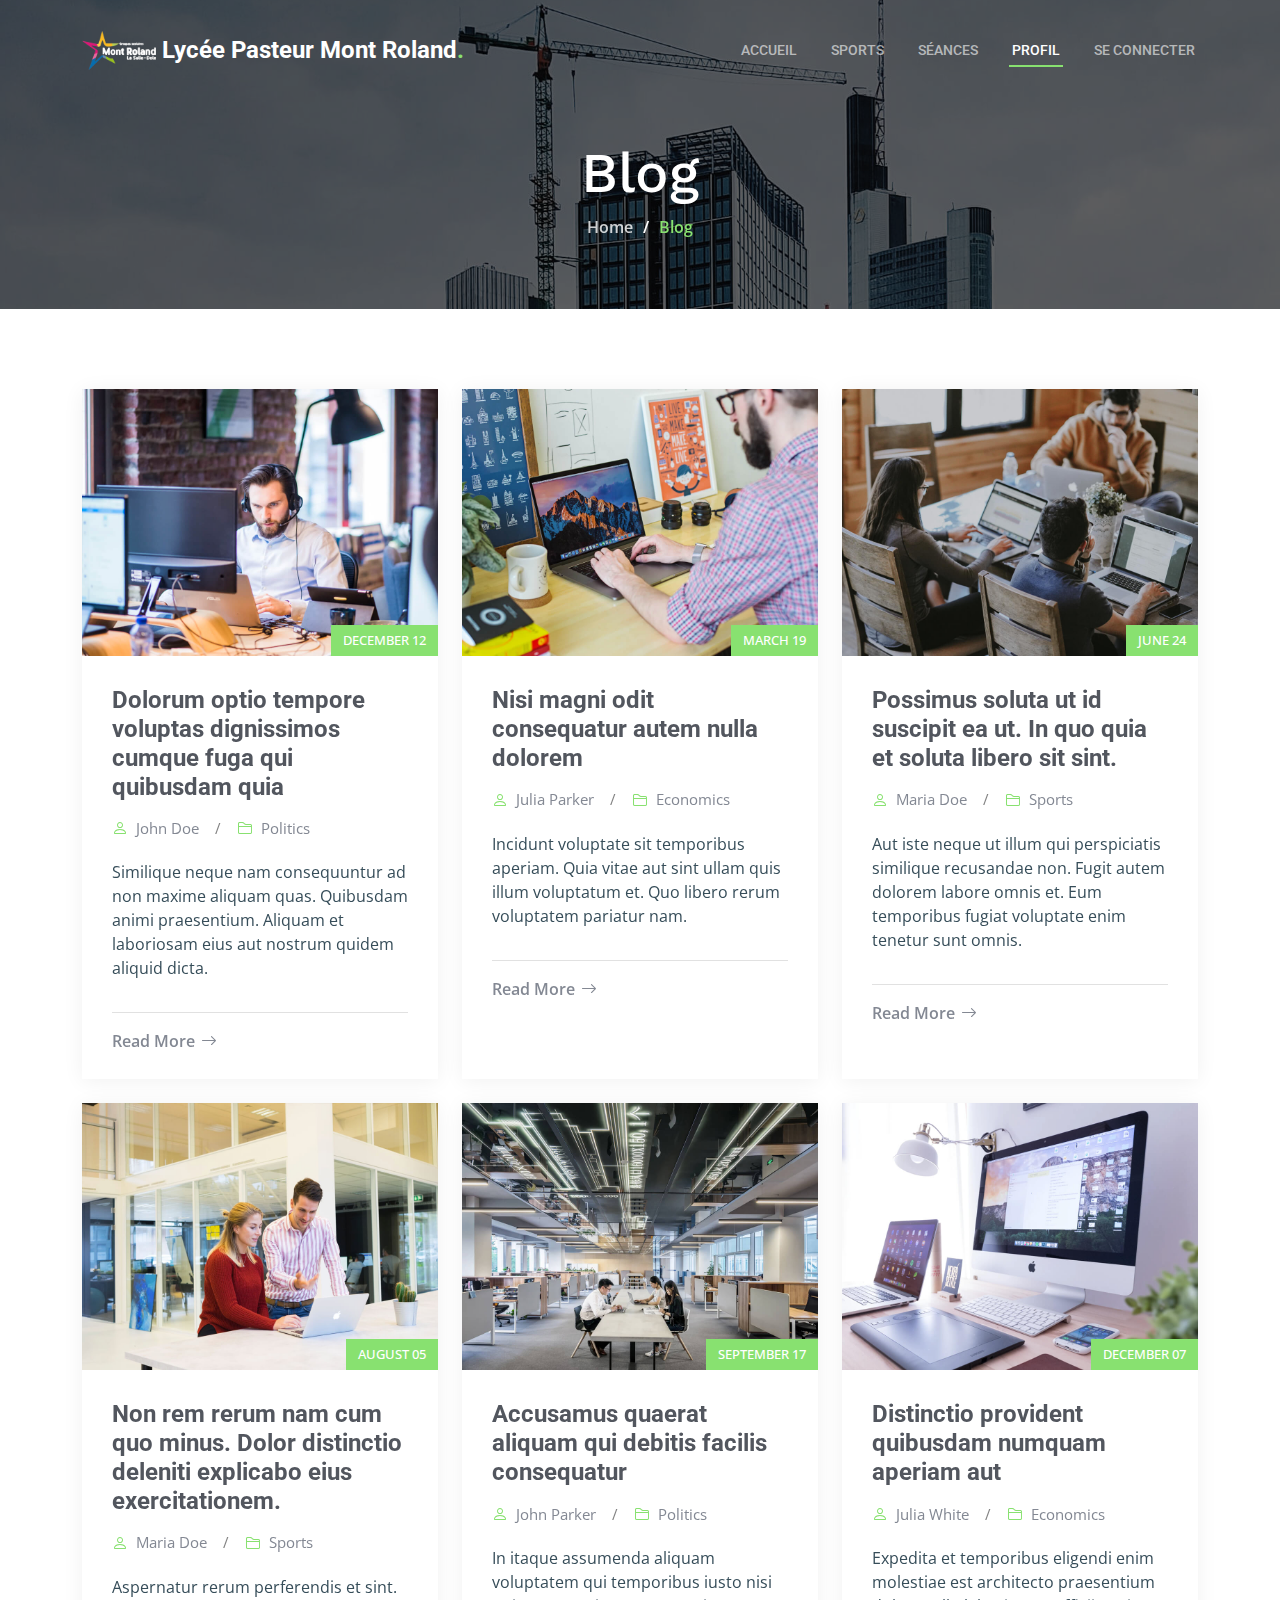
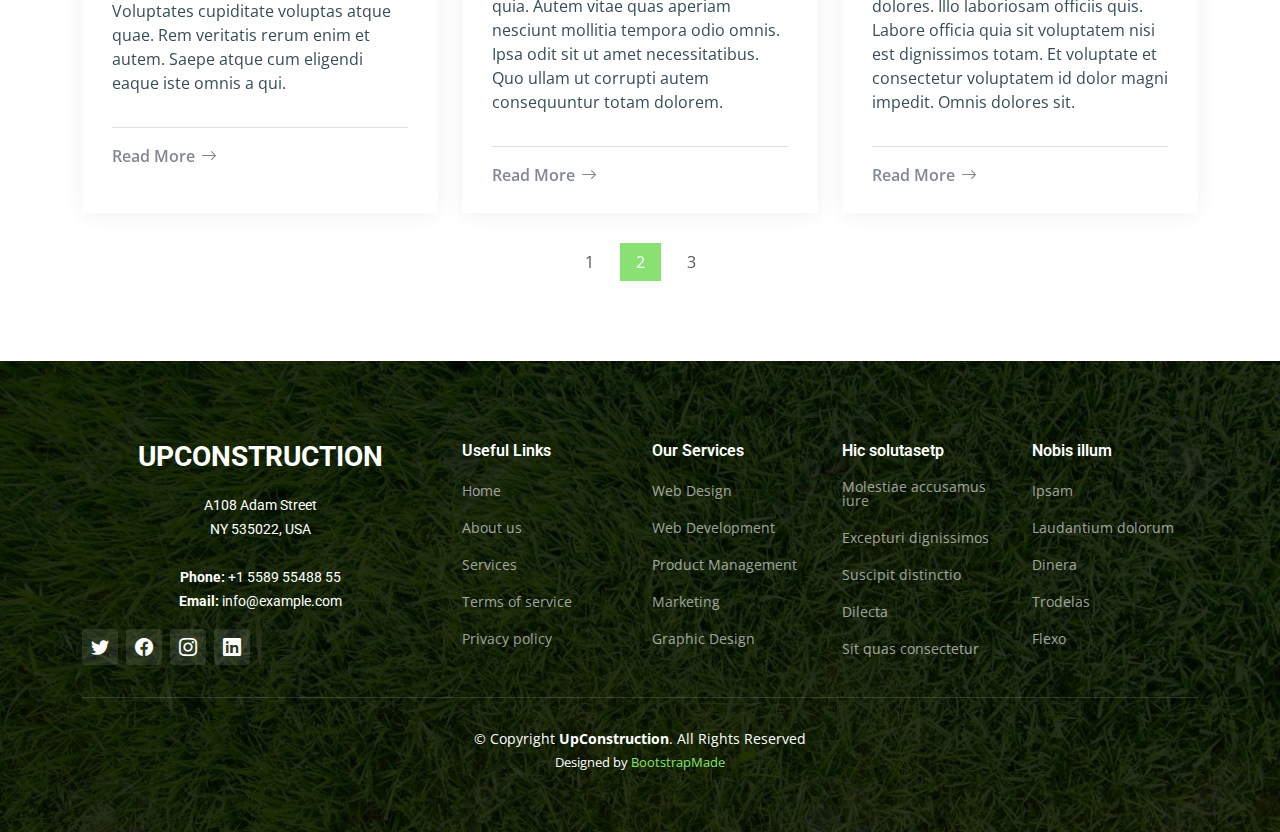
<file: profil.html>
<!DOCTYPE html>
<html lang="en">

<head>
  <meta charset="utf-8">
  <meta content="width=device-width, initial-scale=1.0" name="viewport">

  <title>UpConstruction Bootstrap Template - Blog</title>
  <meta content="" name="description">
  <meta content="" name="keywords">

  <!-- Favicons -->
  <link href="assets/img/favicon.png" rel="icon">
  <link href="assets/img/apple-touch-icon.png" rel="apple-touch-icon">

  <!-- Google Fonts -->
  <link rel="preconnect" href="https://fonts.googleapis.com">
  <link rel="preconnect" href="https://fonts.gstatic.com" crossorigin>
  <link href="https://fonts.googleapis.com/css2?family=Open+Sans:ital,wght@0,300;0,400;0,500;0,600;0,700;1,300;1,400;1,600;1,700&family=Roboto:ital,wght@0,300;0,400;0,500;0,600;0,700;1,300;1,400;1,500;1,600;1,700&family=Work+Sans:ital,wght@0,300;0,400;0,500;0,600;0,700;1,300;1,400;1,500;1,600;1,700&display=swap" rel="stylesheet">

  <!-- Vendor CSS Files -->
  <link href="assets/vendor/bootstrap/css/bootstrap.min.css" rel="stylesheet">
  <link href="assets/vendor/bootstrap-icons/bootstrap-icons.css" rel="stylesheet">
  <link href="assets/vendor/fontawesome-free/css/all.min.css" rel="stylesheet">
  <link href="assets/vendor/aos/aos.css" rel="stylesheet">
  <link href="assets/vendor/glightbox/css/glightbox.min.css" rel="stylesheet">
  <link href="assets/vendor/swiper/swiper-bundle.min.css" rel="stylesheet">

  <!-- Template Main CSS File -->
  <link href="assets/css/main.css" rel="stylesheet">

  <!-- =======================================================
  * Template Name: UpConstruction - v1.3.0
  * Template URL: https://bootstrapmade.com/upconstruction-bootstrap-construction-website-template/
  * Author: BootstrapMade.com
  * License: https://bootstrapmade.com/license/
  ======================================================== -->
</head>

<body>

  <!-- ======= Header ======= -->
  <header id="header" class="header d-flex align-items-center">
    <div class="container-fluid container-xl d-flex align-items-center justify-content-between">

      <a href="accueil.html" class="logo d-flex align-items-center">
        <!-- Uncomment the line below if you also wish to use an image logo -->
        <img src="assets/img/montroland.png" alt="">
        <h1>Lycée Pasteur Mont Roland<span>.</span></h1>
      </a>

      <i class="mobile-nav-toggle mobile-nav-show bi bi-list"></i>
      <i class="mobile-nav-toggle mobile-nav-hide d-none bi bi-x"></i>
      <nav id="navbar" class="navbar">
        <ul>
          <li><a href="accueil.html">Accueil</a></li>
          <li><a href="sports.html">Sports</a></li>
          <li><a href="seances.html">Séances</a></li>
          <li><a href="profil.html" class="active">Profil</a></li>
          <li><a href="login.html">Se connecter</a></li>
        </ul>
      </nav><!-- .navbar -->

    </div>
  </header><!-- End Header -->

  <main id="main">

    <!-- ======= Breadcrumbs ======= -->
    <div class="breadcrumbs d-flex align-items-center" style="background-image: url('assets/img/breadcrumbs-bg.jpg');">
      <div class="container position-relative d-flex flex-column align-items-center" data-aos="fade">

        <h2>Blog</h2>
        <ol>
          <li><a href="index.html">Home</a></li>
          <li>Blog</li>
        </ol>

      </div>
    </div><!-- End Breadcrumbs -->

    <!-- ======= Blog Section ======= -->
    <section id="blog" class="blog">
      <div class="container" data-aos="fade-up" data-aos-delay="100">

        <div class="row gy-4 posts-list">

          <div class="col-xl-4 col-md-6">
            <div class="post-item position-relative h-100">

              <div class="post-img position-relative overflow-hidden">
                <img src="assets/img/blog/blog-1.jpg" class="img-fluid" alt="">
                <span class="post-date">December 12</span>
              </div>

              <div class="post-content d-flex flex-column">

                <h3 class="post-title">Dolorum optio tempore voluptas dignissimos cumque fuga qui quibusdam quia</h3>

                <div class="meta d-flex align-items-center">
                  <div class="d-flex align-items-center">
                    <i class="bi bi-person"></i> <span class="ps-2">John Doe</span>
                  </div>
                  <span class="px-3 text-black-50">/</span>
                  <div class="d-flex align-items-center">
                    <i class="bi bi-folder2"></i> <span class="ps-2">Politics</span>
                  </div>
                </div>

                <p>
                  Similique neque nam consequuntur ad non maxime aliquam quas. Quibusdam animi praesentium. Aliquam et laboriosam eius aut nostrum quidem aliquid dicta.
                </p>

                <hr>

                <a href="blog-details.html" class="readmore stretched-link"><span>Read More</span><i class="bi bi-arrow-right"></i></a>

              </div>

            </div>
          </div><!-- End post list item -->

          <div class="col-xl-4 col-md-6">
            <div class="post-item position-relative h-100">

              <div class="post-img position-relative overflow-hidden">
                <img src="assets/img/blog/blog-2.jpg" class="img-fluid" alt="">
                <span class="post-date">March 19</span>
              </div>

              <div class="post-content d-flex flex-column">

                <h3 class="post-title">Nisi magni odit consequatur autem nulla dolorem</h3>

                <div class="meta d-flex align-items-center">
                  <div class="d-flex align-items-center">
                    <i class="bi bi-person"></i> <span class="ps-2">Julia Parker</span>
                  </div>
                  <span class="px-3 text-black-50">/</span>
                  <div class="d-flex align-items-center">
                    <i class="bi bi-folder2"></i> <span class="ps-2">Economics</span>
                  </div>
                </div>

                <p>
                  Incidunt voluptate sit temporibus aperiam. Quia vitae aut sint ullam quis illum voluptatum et. Quo libero rerum voluptatem pariatur nam.
                </p>

                <hr>

                <a href="blog-details.html" class="readmore stretched-link"><span>Read More</span><i class="bi bi-arrow-right"></i></a>

              </div>

            </div>
          </div><!-- End post list item -->

          <div class="col-xl-4 col-md-6">
            <div class="post-item position-relative h-100">

              <div class="post-img position-relative overflow-hidden">
                <img src="assets/img/blog/blog-3.jpg" class="img-fluid" alt="">
                <span class="post-date">June 24</span>
              </div>

              <div class="post-content d-flex flex-column">

                <h3 class="post-title">Possimus soluta ut id suscipit ea ut. In quo quia et soluta libero sit sint.</h3>

                <div class="meta d-flex align-items-center">
                  <div class="d-flex align-items-center">
                    <i class="bi bi-person"></i> <span class="ps-2">Maria Doe</span>
                  </div>
                  <span class="px-3 text-black-50">/</span>
                  <div class="d-flex align-items-center">
                    <i class="bi bi-folder2"></i> <span class="ps-2">Sports</span>
                  </div>
                </div>

                <p>
                  Aut iste neque ut illum qui perspiciatis similique recusandae non. Fugit autem dolorem labore omnis et. Eum temporibus fugiat voluptate enim tenetur sunt omnis.
                </p>

                <hr>

                <a href="blog-details.html" class="readmore stretched-link"><span>Read More</span><i class="bi bi-arrow-right"></i></a>

              </div>

            </div>
          </div><!-- End post list item -->

          <div class="col-xl-4 col-md-6">
            <div class="post-item position-relative h-100">

              <div class="post-img position-relative overflow-hidden">
                <img src="assets/img/blog/blog-4.jpg" class="img-fluid" alt="">
                <span class="post-date">August 05</span>
              </div>

              <div class="post-content d-flex flex-column">

                <h3 class="post-title">Non rem rerum nam cum quo minus. Dolor distinctio deleniti explicabo eius exercitationem.</h3>

                <div class="meta d-flex align-items-center">
                  <div class="d-flex align-items-center">
                    <i class="bi bi-person"></i> <span class="ps-2">Maria Doe</span>
                  </div>
                  <span class="px-3 text-black-50">/</span>
                  <div class="d-flex align-items-center">
                    <i class="bi bi-folder2"></i> <span class="ps-2">Sports</span>
                  </div>
                </div>

                <p>
                  Aspernatur rerum perferendis et sint. Voluptates cupiditate voluptas atque quae. Rem veritatis rerum enim et autem. Saepe atque cum eligendi eaque iste omnis a qui.
                </p>

                <hr>

                <a href="blog-details.html" class="readmore stretched-link"><span>Read More</span><i class="bi bi-arrow-right"></i></a>

              </div>

            </div>
          </div><!-- End post list item -->

          <div class="col-xl-4 col-md-6">
            <div class="post-item position-relative h-100">

              <div class="post-img position-relative overflow-hidden">
                <img src="assets/img/blog/blog-5.jpg" class="img-fluid" alt="">
                <span class="post-date">September 17</span>
              </div>

              <div class="post-content d-flex flex-column">

                <h3 class="post-title">Accusamus quaerat aliquam qui debitis facilis consequatur</h3>

                <div class="meta d-flex align-items-center">
                  <div class="d-flex align-items-center">
                    <i class="bi bi-person"></i> <span class="ps-2">John Parker</span>
                  </div>
                  <span class="px-3 text-black-50">/</span>
                  <div class="d-flex align-items-center">
                    <i class="bi bi-folder2"></i> <span class="ps-2">Politics</span>
                  </div>
                </div>

                <p>
                  In itaque assumenda aliquam voluptatem qui temporibus iusto nisi quia. Autem vitae quas aperiam nesciunt mollitia tempora odio omnis. Ipsa odit sit ut amet necessitatibus. Quo ullam ut corrupti autem consequuntur totam dolorem.
                </p>

                <hr>

                <a href="blog-details.html" class="readmore stretched-link"><span>Read More</span><i class="bi bi-arrow-right"></i></a>

              </div>

            </div>
          </div><!-- End post list item -->

          <div class="col-xl-4 col-md-6">
            <div class="post-item position-relative h-100">

              <div class="post-img position-relative overflow-hidden">
                <img src="assets/img/blog/blog-6.jpg" class="img-fluid" alt="">
                <span class="post-date">December 07</span>
              </div>

              <div class="post-content d-flex flex-column">

                <h3 class="post-title">Distinctio provident quibusdam numquam aperiam aut</h3>

                <div class="meta d-flex align-items-center">
                  <div class="d-flex align-items-center">
                    <i class="bi bi-person"></i> <span class="ps-2">Julia White</span>
                  </div>
                  <span class="px-3 text-black-50">/</span>
                  <div class="d-flex align-items-center">
                    <i class="bi bi-folder2"></i> <span class="ps-2">Economics</span>
                  </div>
                </div>

                <p>
                  Expedita et temporibus eligendi enim molestiae est architecto praesentium dolores. Illo laboriosam officiis quis. Labore officia quia sit voluptatem nisi est dignissimos totam. Et voluptate et consectetur voluptatem id dolor magni impedit. Omnis dolores sit.
                </p>

                <hr>

                <a href="blog-details.html" class="readmore stretched-link"><span>Read More</span><i class="bi bi-arrow-right"></i></a>

              </div>

            </div>
          </div><!-- End post list item -->

        </div><!-- End blog posts list -->

        <div class="blog-pagination">
          <ul class="justify-content-center">
            <li><a href="#">1</a></li>
            <li class="active"><a href="#">2</a></li>
            <li><a href="#">3</a></li>
          </ul>
        </div><!-- End blog pagination -->

      </div>
    </section><!-- End Blog Section -->

  </main><!-- End #main -->

  <!-- ======= Footer ======= -->
  <footer id="footer" class="footer">

    <div class="footer-content position-relative">
      <div class="container">
        <div class="row">

          <div class="col-lg-4 col-md-6">
            <div class="footer-info">
              <h3>UpConstruction</h3>
              <p>
                A108 Adam Street <br>
                NY 535022, USA<br><br>
                <strong>Phone:</strong> +1 5589 55488 55<br>
                <strong>Email:</strong> info@example.com<br>
              </p>
              <div class="social-links d-flex mt-3">
                <a href="#" class="d-flex align-items-center justify-content-center"><i class="bi bi-twitter"></i></a>
                <a href="#" class="d-flex align-items-center justify-content-center"><i class="bi bi-facebook"></i></a>
                <a href="#" class="d-flex align-items-center justify-content-center"><i class="bi bi-instagram"></i></a>
                <a href="#" class="d-flex align-items-center justify-content-center"><i class="bi bi-linkedin"></i></a>
              </div>
            </div>
          </div><!-- End footer info column-->

          <div class="col-lg-2 col-md-3 footer-links">
            <h4>Useful Links</h4>
            <ul>
              <li><a href="#">Home</a></li>
              <li><a href="#">About us</a></li>
              <li><a href="#">Services</a></li>
              <li><a href="#">Terms of service</a></li>
              <li><a href="#">Privacy policy</a></li>
            </ul>
          </div><!-- End footer links column-->

          <div class="col-lg-2 col-md-3 footer-links">
            <h4>Our Services</h4>
            <ul>
              <li><a href="#">Web Design</a></li>
              <li><a href="#">Web Development</a></li>
              <li><a href="#">Product Management</a></li>
              <li><a href="#">Marketing</a></li>
              <li><a href="#">Graphic Design</a></li>
            </ul>
          </div><!-- End footer links column-->

          <div class="col-lg-2 col-md-3 footer-links">
            <h4>Hic solutasetp</h4>
            <ul>
              <li><a href="#">Molestiae accusamus iure</a></li>
              <li><a href="#">Excepturi dignissimos</a></li>
              <li><a href="#">Suscipit distinctio</a></li>
              <li><a href="#">Dilecta</a></li>
              <li><a href="#">Sit quas consectetur</a></li>
            </ul>
          </div><!-- End footer links column-->

          <div class="col-lg-2 col-md-3 footer-links">
            <h4>Nobis illum</h4>
            <ul>
              <li><a href="#">Ipsam</a></li>
              <li><a href="#">Laudantium dolorum</a></li>
              <li><a href="#">Dinera</a></li>
              <li><a href="#">Trodelas</a></li>
              <li><a href="#">Flexo</a></li>
            </ul>
          </div><!-- End footer links column-->

        </div>
      </div>
    </div>

    <div class="footer-legal text-center position-relative">
      <div class="container">
        <div class="copyright">
          &copy; Copyright <strong><span>UpConstruction</span></strong>. All Rights Reserved
        </div>
        <div class="credits">
          <!-- All the links in the footer should remain intact. -->
          <!-- You can delete the links only if you purchased the pro version. -->
          <!-- Licensing information: https://bootstrapmade.com/license/ -->
          <!-- Purchase the pro version with working PHP/AJAX contact form: https://bootstrapmade.com/upconstruction-bootstrap-construction-website-template/ -->
          Designed by <a href="https://bootstrapmade.com/">BootstrapMade</a>
        </div>
      </div>
    </div>

  </footer>
  <!-- End Footer -->

  <a href="#" class="scroll-top d-flex align-items-center justify-content-center"><i class="bi bi-arrow-up-short"></i></a>

  <div id="preloader"></div>

  <!-- Vendor JS Files -->
  <script src="assets/vendor/bootstrap/js/bootstrap.bundle.min.js"></script>
  <script src="assets/vendor/aos/aos.js"></script>
  <script src="assets/vendor/glightbox/js/glightbox.min.js"></script>
  <script src="assets/vendor/isotope-layout/isotope.pkgd.min.js"></script>
  <script src="assets/vendor/swiper/swiper-bundle.min.js"></script>
  <script src="assets/vendor/purecounter/purecounter_vanilla.js"></script>
  <script src="assets/vendor/php-email-form/validate.js"></script>

  <!-- Template Main JS File -->
  <script src="assets/js/main.js"></script>

</body>

</html>
</file>
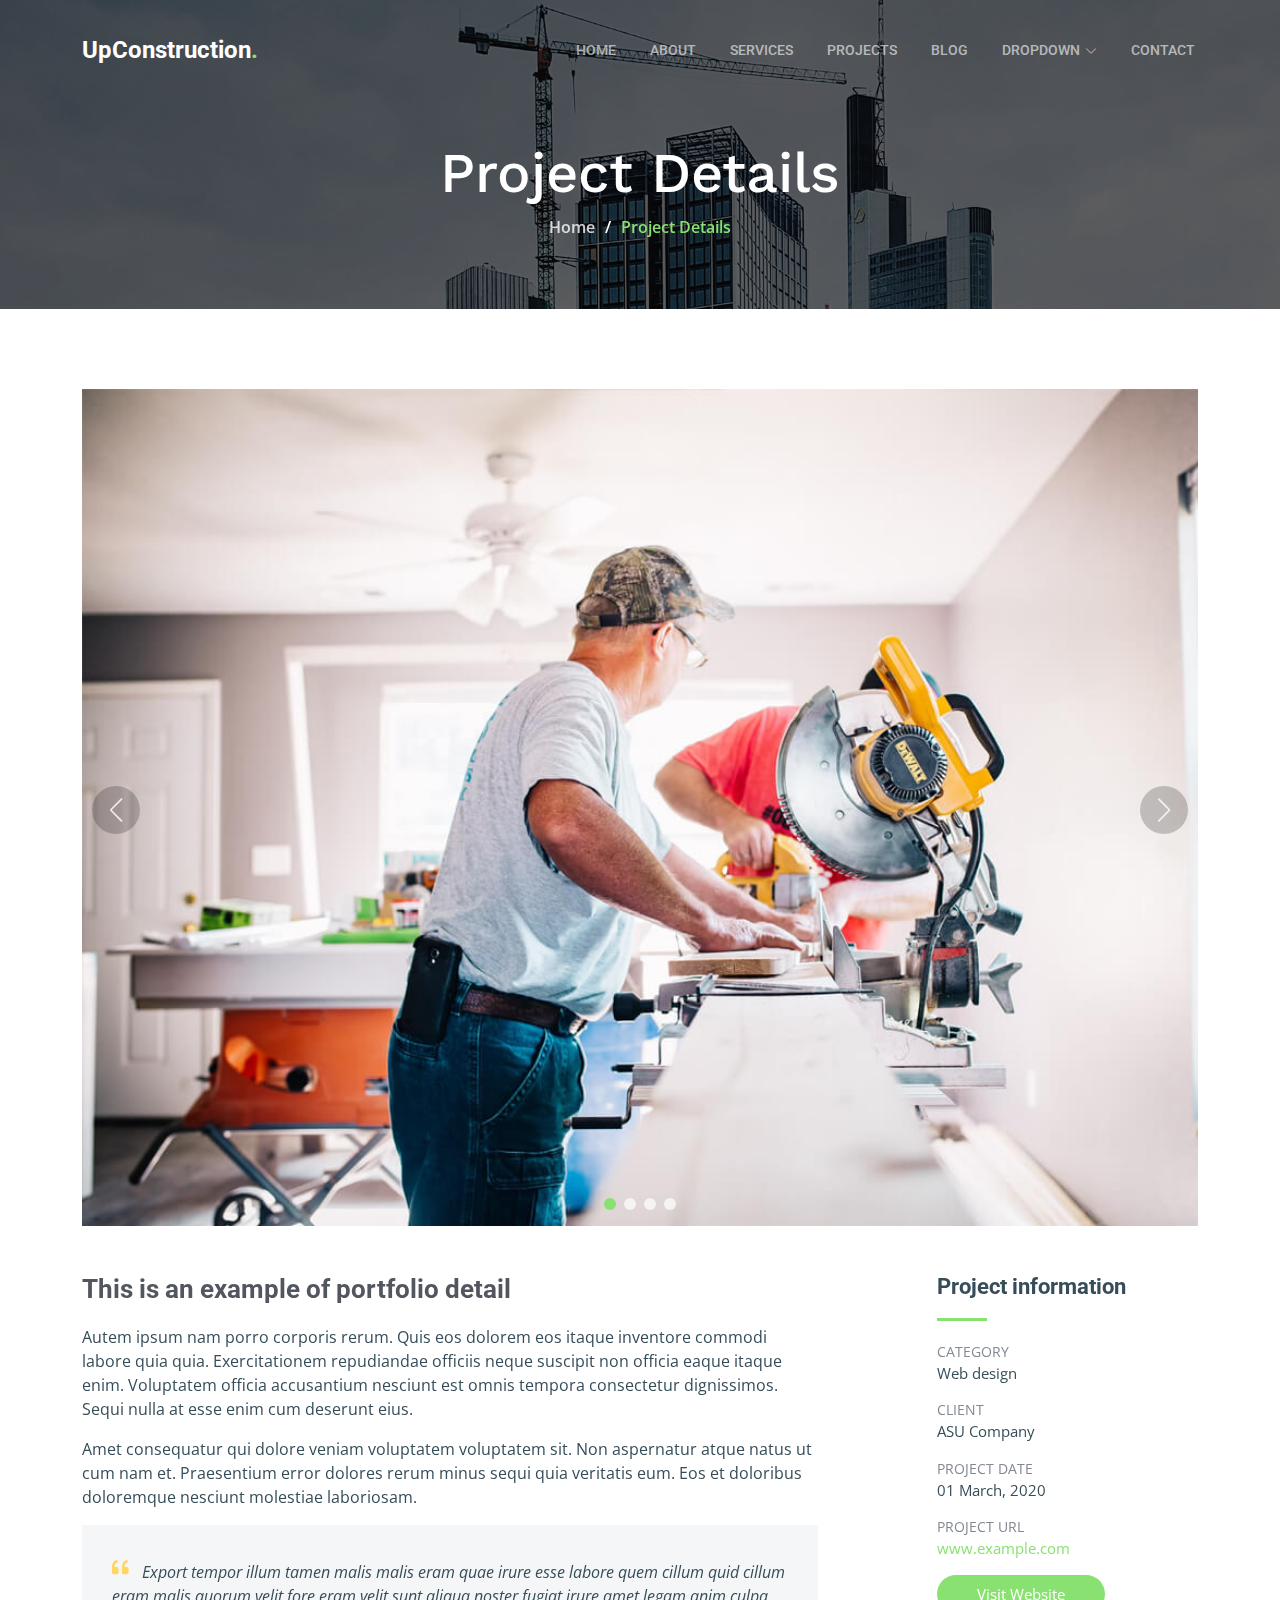
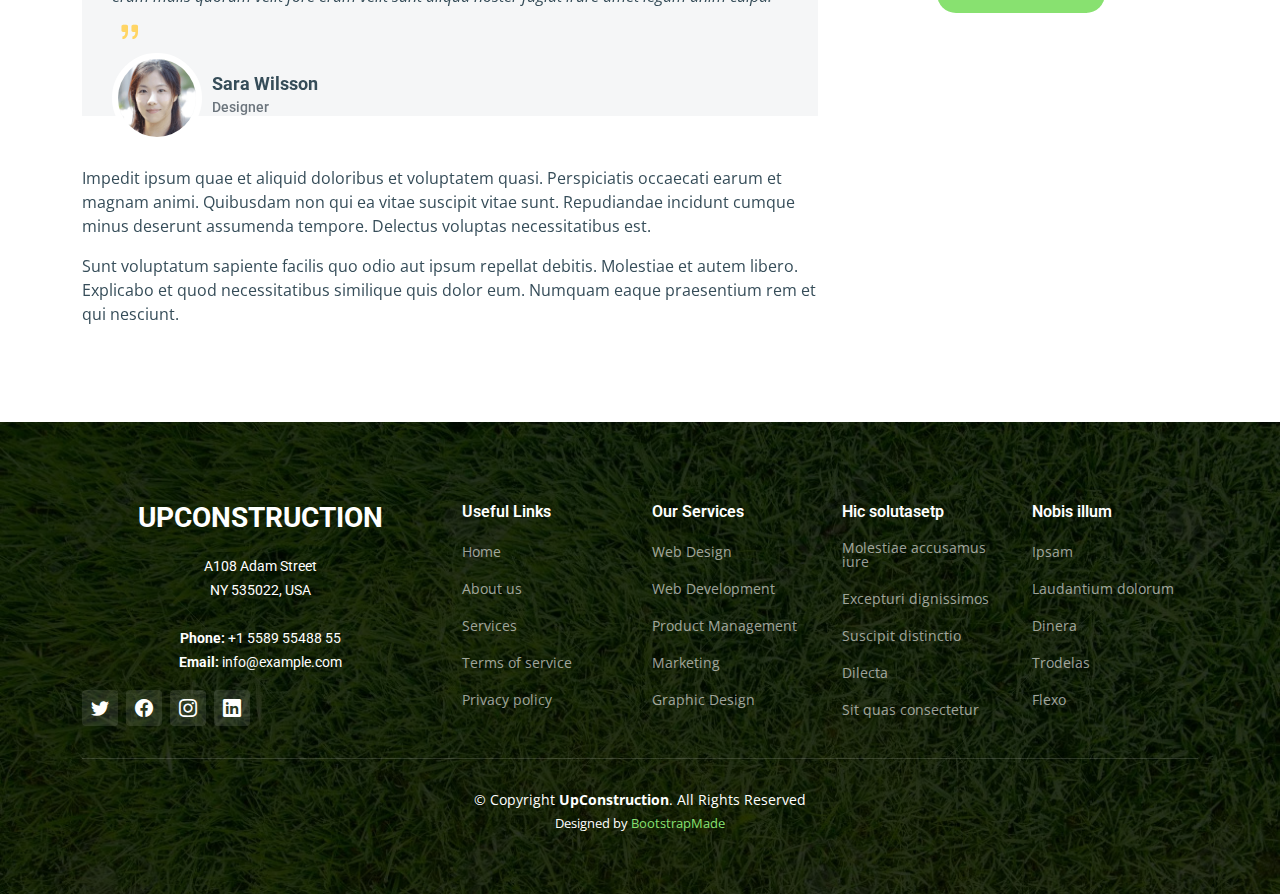
<file: project-details.html>
<!DOCTYPE html>
<html lang="en">

<head>
  <meta charset="utf-8">
  <meta content="width=device-width, initial-scale=1.0" name="viewport">

  <title>UpConstruction Bootstrap Template - Project Details</title>
  <meta content="" name="description">
  <meta content="" name="keywords">

  <!-- Favicons -->
  <link href="assets/img/favicon.png" rel="icon">
  <link href="assets/img/apple-touch-icon.png" rel="apple-touch-icon">

  <!-- Google Fonts -->
  <link rel="preconnect" href="https://fonts.googleapis.com">
  <link rel="preconnect" href="https://fonts.gstatic.com" crossorigin>
  <link href="https://fonts.googleapis.com/css2?family=Open+Sans:ital,wght@0,300;0,400;0,500;0,600;0,700;1,300;1,400;1,600;1,700&family=Roboto:ital,wght@0,300;0,400;0,500;0,600;0,700;1,300;1,400;1,500;1,600;1,700&family=Work+Sans:ital,wght@0,300;0,400;0,500;0,600;0,700;1,300;1,400;1,500;1,600;1,700&display=swap" rel="stylesheet">

  <!-- Vendor CSS Files -->
  <link href="assets/vendor/bootstrap/css/bootstrap.min.css" rel="stylesheet">
  <link href="assets/vendor/bootstrap-icons/bootstrap-icons.css" rel="stylesheet">
  <link href="assets/vendor/fontawesome-free/css/all.min.css" rel="stylesheet">
  <link href="assets/vendor/aos/aos.css" rel="stylesheet">
  <link href="assets/vendor/glightbox/css/glightbox.min.css" rel="stylesheet">
  <link href="assets/vendor/swiper/swiper-bundle.min.css" rel="stylesheet">

  <!-- Template Main CSS File -->
  <link href="assets/css/main.css" rel="stylesheet">

  <!-- =======================================================
  * Template Name: UpConstruction - v1.3.0
  * Template URL: https://bootstrapmade.com/upconstruction-bootstrap-construction-website-template/
  * Author: BootstrapMade.com
  * License: https://bootstrapmade.com/license/
  ======================================================== -->
</head>

<body>

  <!-- ======= Header ======= -->
  <header id="header" class="header d-flex align-items-center">
    <div class="container-fluid container-xl d-flex align-items-center justify-content-between">

      <a href="index.html" class="logo d-flex align-items-center">
        <!-- Uncomment the line below if you also wish to use an image logo -->
        <!-- <img src="assets/img/logo.png" alt=""> -->
        <h1>UpConstruction<span>.</span></h1>
      </a>

      <i class="mobile-nav-toggle mobile-nav-show bi bi-list"></i>
      <i class="mobile-nav-toggle mobile-nav-hide d-none bi bi-x"></i>
      <nav id="navbar" class="navbar">
        <ul>
          <li><a href="index.html">Home</a></li>
          <li><a href="about.html">About</a></li>
          <li><a href="services.html">Services</a></li>
          <li><a href="projects.html">Projects</a></li>
          <li><a href="blog.html">Blog</a></li>
          <li class="dropdown"><a href="#"><span>Dropdown</span> <i class="bi bi-chevron-down dropdown-indicator"></i></a>
            <ul>
              <li><a href="#">Dropdown 1</a></li>
              <li class="dropdown"><a href="#"><span>Deep Dropdown</span> <i class="bi bi-chevron-down dropdown-indicator"></i></a>
                <ul>
                  <li><a href="#">Deep Dropdown 1</a></li>
                  <li><a href="#">Deep Dropdown 2</a></li>
                  <li><a href="#">Deep Dropdown 3</a></li>
                  <li><a href="#">Deep Dropdown 4</a></li>
                  <li><a href="#">Deep Dropdown 5</a></li>
                </ul>
              </li>
              <li><a href="#">Dropdown 2</a></li>
              <li><a href="#">Dropdown 3</a></li>
              <li><a href="#">Dropdown 4</a></li>
            </ul>
          </li>
          <li><a href="contact.html">Contact</a></li>
        </ul>
      </nav><!-- .navbar -->

    </div>
  </header><!-- End Header -->

  <main id="main">

    <!-- ======= Breadcrumbs ======= -->
    <div class="breadcrumbs d-flex align-items-center" style="background-image: url('assets/img/breadcrumbs-bg.jpg');">
      <div class="container position-relative d-flex flex-column align-items-center" data-aos="fade">

        <h2>Project Details</h2>
        <ol>
          <li><a href="index.html">Home</a></li>
          <li>Project Details</li>
        </ol>

      </div>
    </div><!-- End Breadcrumbs -->

    <!-- ======= Projet Details Section ======= -->
    <section id="project-details" class="project-details">
      <div class="container" data-aos="fade-up" data-aos-delay="100">

        <div class="position-relative h-100">
          <div class="slides-1 portfolio-details-slider swiper">
            <div class="swiper-wrapper align-items-center">

              <div class="swiper-slide">
                <img src="assets/img/projects/remodeling-1.jpg" alt="">
              </div>

              <div class="swiper-slide">
                <img src="assets/img/projects/construction-1.jpg" alt="">
              </div>

              <div class="swiper-slide">
                <img src="assets/img/projects/design-1.jpg" alt="">
              </div>

              <div class="swiper-slide">
                <img src="assets/img/projects/repairs-1.jpg" alt="">
              </div>

            </div>
            <div class="swiper-pagination"></div>
          </div>
          <div class="swiper-button-prev"></div>
          <div class="swiper-button-next"></div>

        </div>

        <div class="row justify-content-between gy-4 mt-4">

          <div class="col-lg-8">
            <div class="portfolio-description">
              <h2>This is an example of portfolio detail</h2>
              <p>
                Autem ipsum nam porro corporis rerum. Quis eos dolorem eos itaque inventore commodi labore quia quia. Exercitationem repudiandae officiis neque suscipit non officia eaque itaque enim. Voluptatem officia accusantium nesciunt est omnis tempora consectetur dignissimos. Sequi nulla at esse enim cum deserunt eius.
              </p>
              <p>
                Amet consequatur qui dolore veniam voluptatem voluptatem sit. Non aspernatur atque natus ut cum nam et. Praesentium error dolores rerum minus sequi quia veritatis eum. Eos et doloribus doloremque nesciunt molestiae laboriosam.
              </p>

              <div class="testimonial-item">
                <p>
                  <i class="bi bi-quote quote-icon-left"></i>
                  Export tempor illum tamen malis malis eram quae irure esse labore quem cillum quid cillum eram malis quorum velit fore eram velit sunt aliqua noster fugiat irure amet legam anim culpa.
                  <i class="bi bi-quote quote-icon-right"></i>
                </p>
                <div>
                  <img src="assets/img/testimonials/testimonials-2.jpg" class="testimonial-img" alt="">
                  <h3>Sara Wilsson</h3>
                  <h4>Designer</h4>
                </div>
              </div>

              <p>
                Impedit ipsum quae et aliquid doloribus et voluptatem quasi. Perspiciatis occaecati earum et magnam animi. Quibusdam non qui ea vitae suscipit vitae sunt. Repudiandae incidunt cumque minus deserunt assumenda tempore. Delectus voluptas necessitatibus est.

              <p>
                Sunt voluptatum sapiente facilis quo odio aut ipsum repellat debitis. Molestiae et autem libero. Explicabo et quod necessitatibus similique quis dolor eum. Numquam eaque praesentium rem et qui nesciunt.
              </p>

            </div>
          </div>

          <div class="col-lg-3">
            <div class="portfolio-info">
              <h3>Project information</h3>
              <ul>
                <li><strong>Category</strong> <span>Web design</span></li>
                <li><strong>Client</strong> <span>ASU Company</span></li>
                <li><strong>Project date</strong> <span>01 March, 2020</span></li>
                <li><strong>Project URL</strong> <a href="#">www.example.com</a></li>
                <li><a href="#" class="btn-visit align-self-start">Visit Website</a></li>
              </ul>
            </div>
          </div>

        </div>

      </div>
    </section><!-- End Projet Details Section -->

  </main><!-- End #main -->

  <!-- ======= Footer ======= -->
  <footer id="footer" class="footer">

    <div class="footer-content position-relative">
      <div class="container">
        <div class="row">

          <div class="col-lg-4 col-md-6">
            <div class="footer-info">
              <h3>UpConstruction</h3>
              <p>
                A108 Adam Street <br>
                NY 535022, USA<br><br>
                <strong>Phone:</strong> +1 5589 55488 55<br>
                <strong>Email:</strong> info@example.com<br>
              </p>
              <div class="social-links d-flex mt-3">
                <a href="#" class="d-flex align-items-center justify-content-center"><i class="bi bi-twitter"></i></a>
                <a href="#" class="d-flex align-items-center justify-content-center"><i class="bi bi-facebook"></i></a>
                <a href="#" class="d-flex align-items-center justify-content-center"><i class="bi bi-instagram"></i></a>
                <a href="#" class="d-flex align-items-center justify-content-center"><i class="bi bi-linkedin"></i></a>
              </div>
            </div>
          </div><!-- End footer info column-->

          <div class="col-lg-2 col-md-3 footer-links">
            <h4>Useful Links</h4>
            <ul>
              <li><a href="#">Home</a></li>
              <li><a href="#">About us</a></li>
              <li><a href="#">Services</a></li>
              <li><a href="#">Terms of service</a></li>
              <li><a href="#">Privacy policy</a></li>
            </ul>
          </div><!-- End footer links column-->

          <div class="col-lg-2 col-md-3 footer-links">
            <h4>Our Services</h4>
            <ul>
              <li><a href="#">Web Design</a></li>
              <li><a href="#">Web Development</a></li>
              <li><a href="#">Product Management</a></li>
              <li><a href="#">Marketing</a></li>
              <li><a href="#">Graphic Design</a></li>
            </ul>
          </div><!-- End footer links column-->

          <div class="col-lg-2 col-md-3 footer-links">
            <h4>Hic solutasetp</h4>
            <ul>
              <li><a href="#">Molestiae accusamus iure</a></li>
              <li><a href="#">Excepturi dignissimos</a></li>
              <li><a href="#">Suscipit distinctio</a></li>
              <li><a href="#">Dilecta</a></li>
              <li><a href="#">Sit quas consectetur</a></li>
            </ul>
          </div><!-- End footer links column-->

          <div class="col-lg-2 col-md-3 footer-links">
            <h4>Nobis illum</h4>
            <ul>
              <li><a href="#">Ipsam</a></li>
              <li><a href="#">Laudantium dolorum</a></li>
              <li><a href="#">Dinera</a></li>
              <li><a href="#">Trodelas</a></li>
              <li><a href="#">Flexo</a></li>
            </ul>
          </div><!-- End footer links column-->

        </div>
      </div>
    </div>

    <div class="footer-legal text-center position-relative">
      <div class="container">
        <div class="copyright">
          &copy; Copyright <strong><span>UpConstruction</span></strong>. All Rights Reserved
        </div>
        <div class="credits">
          <!-- All the links in the footer should remain intact. -->
          <!-- You can delete the links only if you purchased the pro version. -->
          <!-- Licensing information: https://bootstrapmade.com/license/ -->
          <!-- Purchase the pro version with working PHP/AJAX contact form: https://bootstrapmade.com/upconstruction-bootstrap-construction-website-template/ -->
          Designed by <a href="https://bootstrapmade.com/">BootstrapMade</a>
        </div>
      </div>
    </div>

  </footer>
  <!-- End Footer -->

  <a href="#" class="scroll-top d-flex align-items-center justify-content-center"><i class="bi bi-arrow-up-short"></i></a>

  <div id="preloader"></div>

  <!-- Vendor JS Files -->
  <script src="assets/vendor/bootstrap/js/bootstrap.bundle.min.js"></script>
  <script src="assets/vendor/aos/aos.js"></script>
  <script src="assets/vendor/glightbox/js/glightbox.min.js"></script>
  <script src="assets/vendor/isotope-layout/isotope.pkgd.min.js"></script>
  <script src="assets/vendor/swiper/swiper-bundle.min.js"></script>
  <script src="assets/vendor/purecounter/purecounter_vanilla.js"></script>
  <script src="assets/vendor/php-email-form/validate.js"></script>

  <!-- Template Main JS File -->
  <script src="assets/js/main.js"></script>

</body>

</html>
</file>
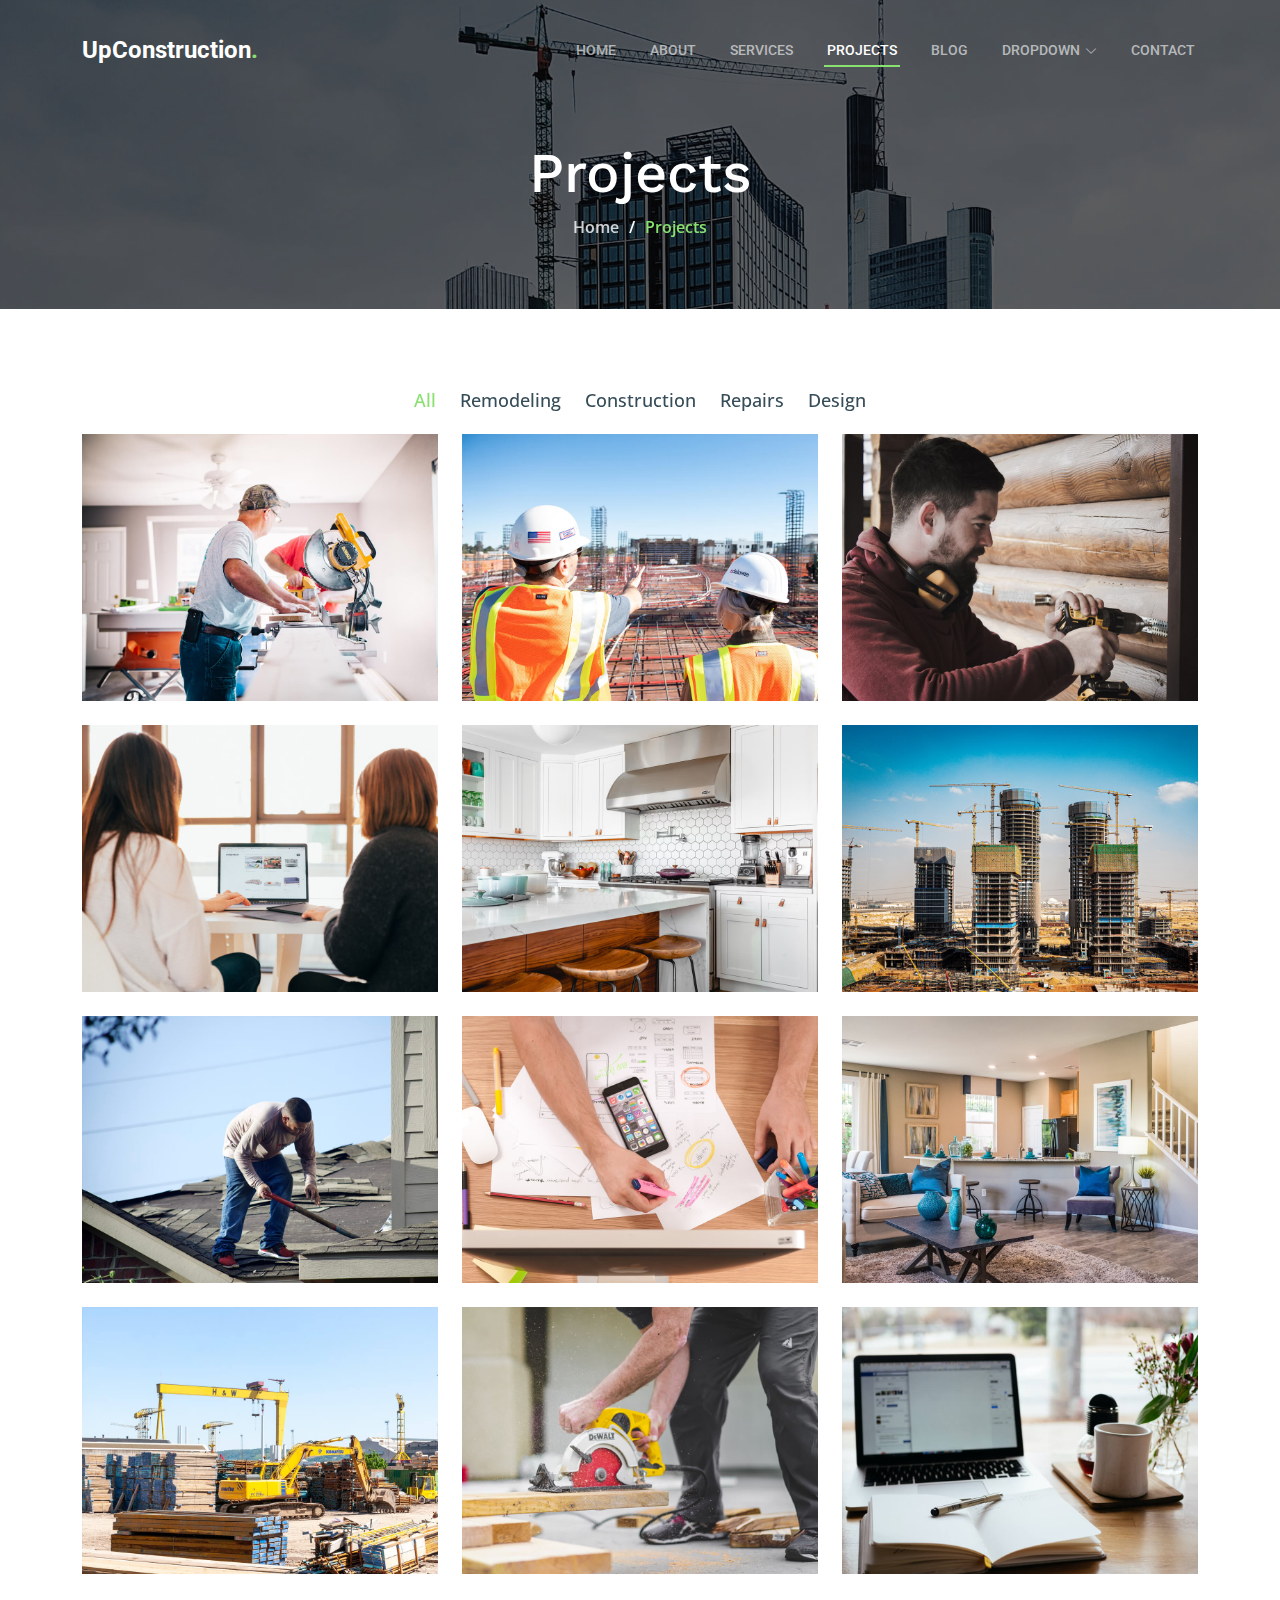
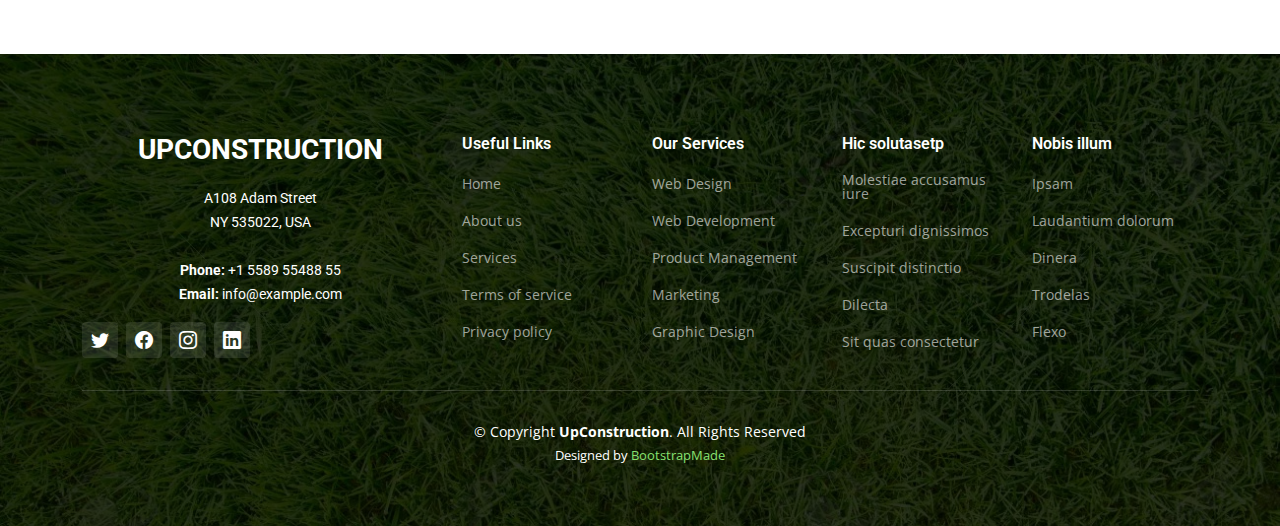
<file: projects.html>
<!DOCTYPE html>
<html lang="en">

<head>
  <meta charset="utf-8">
  <meta content="width=device-width, initial-scale=1.0" name="viewport">

  <title>UpConstruction Bootstrap Template - Projects</title>
  <meta content="" name="description">
  <meta content="" name="keywords">

  <!-- Favicons -->
  <link href="assets/img/favicon.png" rel="icon">
  <link href="assets/img/apple-touch-icon.png" rel="apple-touch-icon">

  <!-- Google Fonts -->
  <link rel="preconnect" href="https://fonts.googleapis.com">
  <link rel="preconnect" href="https://fonts.gstatic.com" crossorigin>
  <link href="https://fonts.googleapis.com/css2?family=Open+Sans:ital,wght@0,300;0,400;0,500;0,600;0,700;1,300;1,400;1,600;1,700&family=Roboto:ital,wght@0,300;0,400;0,500;0,600;0,700;1,300;1,400;1,500;1,600;1,700&family=Work+Sans:ital,wght@0,300;0,400;0,500;0,600;0,700;1,300;1,400;1,500;1,600;1,700&display=swap" rel="stylesheet">

  <!-- Vendor CSS Files -->
  <link href="assets/vendor/bootstrap/css/bootstrap.min.css" rel="stylesheet">
  <link href="assets/vendor/bootstrap-icons/bootstrap-icons.css" rel="stylesheet">
  <link href="assets/vendor/fontawesome-free/css/all.min.css" rel="stylesheet">
  <link href="assets/vendor/aos/aos.css" rel="stylesheet">
  <link href="assets/vendor/glightbox/css/glightbox.min.css" rel="stylesheet">
  <link href="assets/vendor/swiper/swiper-bundle.min.css" rel="stylesheet">

  <!-- Template Main CSS File -->
  <link href="assets/css/main.css" rel="stylesheet">

  <!-- =======================================================
  * Template Name: UpConstruction - v1.3.0
  * Template URL: https://bootstrapmade.com/upconstruction-bootstrap-construction-website-template/
  * Author: BootstrapMade.com
  * License: https://bootstrapmade.com/license/
  ======================================================== -->
</head>

<body>

  <!-- ======= Header ======= -->
  <header id="header" class="header d-flex align-items-center">
    <div class="container-fluid container-xl d-flex align-items-center justify-content-between">

      <a href="index.html" class="logo d-flex align-items-center">
        <!-- Uncomment the line below if you also wish to use an image logo -->
        <!-- <img src="assets/img/logo.png" alt=""> -->
        <h1>UpConstruction<span>.</span></h1>
      </a>

      <i class="mobile-nav-toggle mobile-nav-show bi bi-list"></i>
      <i class="mobile-nav-toggle mobile-nav-hide d-none bi bi-x"></i>
      <nav id="navbar" class="navbar">
        <ul>
          <li><a href="index.html">Home</a></li>
          <li><a href="about.html">About</a></li>
          <li><a href="services.html">Services</a></li>
          <li><a href="projects.html" class="active">Projects</a></li>
          <li><a href="blog.html">Blog</a></li>
          <li class="dropdown"><a href="#"><span>Dropdown</span> <i class="bi bi-chevron-down dropdown-indicator"></i></a>
            <ul>
              <li><a href="#">Dropdown 1</a></li>
              <li class="dropdown"><a href="#"><span>Deep Dropdown</span> <i class="bi bi-chevron-down dropdown-indicator"></i></a>
                <ul>
                  <li><a href="#">Deep Dropdown 1</a></li>
                  <li><a href="#">Deep Dropdown 2</a></li>
                  <li><a href="#">Deep Dropdown 3</a></li>
                  <li><a href="#">Deep Dropdown 4</a></li>
                  <li><a href="#">Deep Dropdown 5</a></li>
                </ul>
              </li>
              <li><a href="#">Dropdown 2</a></li>
              <li><a href="#">Dropdown 3</a></li>
              <li><a href="#">Dropdown 4</a></li>
            </ul>
          </li>
          <li><a href="contact.html">Contact</a></li>
        </ul>
      </nav><!-- .navbar -->

    </div>
  </header><!-- End Header -->

  <main id="main">

    <!-- ======= Breadcrumbs ======= -->
    <div class="breadcrumbs d-flex align-items-center" style="background-image: url('assets/img/breadcrumbs-bg.jpg');">
      <div class="container position-relative d-flex flex-column align-items-center" data-aos="fade">

        <h2>Projects</h2>
        <ol>
          <li><a href="index.html">Home</a></li>
          <li>Projects</li>
        </ol>

      </div>
    </div><!-- End Breadcrumbs -->

    <!-- ======= Our Projects Section ======= -->
    <section id="projects" class="projects">
      <div class="container" data-aos="fade-up">

        <div class="portfolio-isotope" data-portfolio-filter="*" data-portfolio-layout="masonry" data-portfolio-sort="original-order">

          <ul class="portfolio-flters" data-aos="fade-up" data-aos-delay="100">
            <li data-filter="*" class="filter-active">All</li>
            <li data-filter=".filter-remodeling">Remodeling</li>
            <li data-filter=".filter-construction">Construction</li>
            <li data-filter=".filter-repairs">Repairs</li>
            <li data-filter=".filter-design">Design</li>
          </ul><!-- End Projects Filters -->

          <div class="row gy-4 portfolio-container" data-aos="fade-up" data-aos-delay="200">

            <div class="col-lg-4 col-md-6 portfolio-item filter-remodeling">
              <div class="portfolio-content h-100">
                <img src="assets/img/projects/remodeling-1.jpg" class="img-fluid" alt="">
                <div class="portfolio-info">
                  <h4>Remodeling 1</h4>
                  <p>Lorem ipsum, dolor sit amet consectetur</p>
                  <a href="assets/img/projects/remodeling-1.jpg" title="Remodeling 1" data-gallery="portfolio-gallery-remodeling" class="glightbox preview-link"><i class="bi bi-zoom-in"></i></a>
                  <a href="project-details.html" title="More Details" class="details-link"><i class="bi bi-link-45deg"></i></a>
                </div>
              </div>
            </div><!-- End Projects Item -->

            <div class="col-lg-4 col-md-6 portfolio-item filter-construction">
              <div class="portfolio-content h-100">
                <img src="assets/img/projects/construction-1.jpg" class="img-fluid" alt="">
                <div class="portfolio-info">
                  <h4>Construction 1</h4>
                  <p>Lorem ipsum, dolor sit amet consectetur</p>
                  <a href="assets/img/projects/construction-1.jpg" title="Construction 1" data-gallery="portfolio-gallery-construction" class="glightbox preview-link"><i class="bi bi-zoom-in"></i></a>
                  <a href="project-details.html" title="More Details" class="details-link"><i class="bi bi-link-45deg"></i></a>
                </div>
              </div>
            </div><!-- End Projects Item -->

            <div class="col-lg-4 col-md-6 portfolio-item filter-repairs">
              <div class="portfolio-content h-100">
                <img src="assets/img/projects/repairs-1.jpg" class="img-fluid" alt="">
                <div class="portfolio-info">
                  <h4>Repairs 1</h4>
                  <p>Lorem ipsum, dolor sit amet consectetur</p>
                  <a href="assets/img/projects/repairs-1.jpg" title="Repairs 1" data-gallery="portfolio-gallery-repairs" class="glightbox preview-link"><i class="bi bi-zoom-in"></i></a>
                  <a href="project-details.html" title="More Details" class="details-link"><i class="bi bi-link-45deg"></i></a>
                </div>
              </div>
            </div><!-- End Projects Item -->

            <div class="col-lg-4 col-md-6 portfolio-item filter-design">
              <div class="portfolio-content h-100">
                <img src="assets/img/projects/design-1.jpg" class="img-fluid" alt="">
                <div class="portfolio-info">
                  <h4>Design 1</h4>
                  <p>Lorem ipsum, dolor sit amet consectetur</p>
                  <a href="assets/img/projects/design-1.jpg" title="Repairs 1" data-gallery="portfolio-gallery-book" class="glightbox preview-link"><i class="bi bi-zoom-in"></i></a>
                  <a href="project-details.html" title="More Details" class="details-link"><i class="bi bi-link-45deg"></i></a>
                </div>
              </div>
            </div><!-- End Projects Item -->

            <div class="col-lg-4 col-md-6 portfolio-item filter-remodeling">
              <div class="portfolio-content h-100">
                <img src="assets/img/projects/remodeling-2.jpg" class="img-fluid" alt="">
                <div class="portfolio-info">
                  <h4>Remodeling 2</h4>
                  <p>Lorem ipsum, dolor sit amet consectetur</p>
                  <a href="assets/img/projects/remodeling-2.jpg" title="Remodeling 2" data-gallery="portfolio-gallery-remodeling" class="glightbox preview-link"><i class="bi bi-zoom-in"></i></a>
                  <a href="project-details.html" title="More Details" class="details-link"><i class="bi bi-link-45deg"></i></a>
                </div>
              </div>
            </div><!-- End Projects Item -->

            <div class="col-lg-4 col-md-6 portfolio-item filter-construction">
              <div class="portfolio-content h-100">
                <img src="assets/img/projects/construction-2.jpg" class="img-fluid" alt="">
                <div class="portfolio-info">
                  <h4>Construction 2</h4>
                  <p>Lorem ipsum, dolor sit amet consectetur</p>
                  <a href="assets/img/projects/construction-2.jpg" title="Construction 2" data-gallery="portfolio-gallery-construction" class="glightbox preview-link"><i class="bi bi-zoom-in"></i></a>
                  <a href="project-details.html" title="More Details" class="details-link"><i class="bi bi-link-45deg"></i></a>
                </div>
              </div>
            </div><!-- End Projects Item -->

            <div class="col-lg-4 col-md-6 portfolio-item filter-repairs">
              <div class="portfolio-content h-100">
                <img src="assets/img/projects/repairs-2.jpg" class="img-fluid" alt="">
                <div class="portfolio-info">
                  <h4>Repairs 2</h4>
                  <p>Lorem ipsum, dolor sit amet consectetur</p>
                  <a href="assets/img/projects/repairs-2.jpg" title="Repairs 2" data-gallery="portfolio-gallery-repairs" class="glightbox preview-link"><i class="bi bi-zoom-in"></i></a>
                  <a href="project-details.html" title="More Details" class="details-link"><i class="bi bi-link-45deg"></i></a>
                </div>
              </div>
            </div><!-- End Projects Item -->

            <div class="col-lg-4 col-md-6 portfolio-item filter-design">
              <div class="portfolio-content h-100">
                <img src="assets/img/projects/design-2.jpg" class="img-fluid" alt="">
                <div class="portfolio-info">
                  <h4>Design 2</h4>
                  <p>Lorem ipsum, dolor sit amet consectetur</p>
                  <a href="assets/img/projects/design-2.jpg" title="Repairs 2" data-gallery="portfolio-gallery-book" class="glightbox preview-link"><i class="bi bi-zoom-in"></i></a>
                  <a href="project-details.html" title="More Details" class="details-link"><i class="bi bi-link-45deg"></i></a>
                </div>
              </div>
            </div><!-- End Projects Item -->

            <div class="col-lg-4 col-md-6 portfolio-item filter-remodeling">
              <div class="portfolio-content h-100">
                <img src="assets/img/projects/remodeling-3.jpg" class="img-fluid" alt="">
                <div class="portfolio-info">
                  <h4>Remodeling 3</h4>
                  <p>Lorem ipsum, dolor sit amet consectetur</p>
                  <a href="assets/img/projects/remodeling-3.jpg" title="Remodeling 3" data-gallery="portfolio-gallery-remodeling" class="glightbox preview-link"><i class="bi bi-zoom-in"></i></a>
                  <a href="project-details.html" title="More Details" class="details-link"><i class="bi bi-link-45deg"></i></a>
                </div>
              </div>
            </div><!-- End Projects Item -->

            <div class="col-lg-4 col-md-6 portfolio-item filter-construction">
              <div class="portfolio-content h-100">
                <img src="assets/img/projects/construction-3.jpg" class="img-fluid" alt="">
                <div class="portfolio-info">
                  <h4>Construction 3</h4>
                  <p>Lorem ipsum, dolor sit amet consectetur</p>
                  <a href="assets/img/projects/construction-3.jpg" title="Construction 3" data-gallery="portfolio-gallery-construction" class="glightbox preview-link"><i class="bi bi-zoom-in"></i></a>
                  <a href="project-details.html" title="More Details" class="details-link"><i class="bi bi-link-45deg"></i></a>
                </div>
              </div>
            </div><!-- End Projects Item -->

            <div class="col-lg-4 col-md-6 portfolio-item filter-repairs">
              <div class="portfolio-content h-100">
                <img src="assets/img/projects/repairs-3.jpg" class="img-fluid" alt="">
                <div class="portfolio-info">
                  <h4>Repairs 3</h4>
                  <p>Lorem ipsum, dolor sit amet consectetur</p>
                  <a href="assets/img/projects/repairs-3.jpg" title="Repairs 2" data-gallery="portfolio-gallery-repairs" class="glightbox preview-link"><i class="bi bi-zoom-in"></i></a>
                  <a href="project-details.html" title="More Details" class="details-link"><i class="bi bi-link-45deg"></i></a>
                </div>
              </div>
            </div><!-- End Projects Item -->

            <div class="col-lg-4 col-md-6 portfolio-item filter-design">
              <div class="portfolio-content h-100">
                <img src="assets/img/projects/design-3.jpg" class="img-fluid" alt="">
                <div class="portfolio-info">
                  <h4>Design 3</h4>
                  <p>Lorem ipsum, dolor sit amet consectetur</p>
                  <a href="assets/img/projects/design-3.jpg" title="Repairs 3" data-gallery="portfolio-gallery-book" class="glightbox preview-link"><i class="bi bi-zoom-in"></i></a>
                  <a href="project-details.html" title="More Details" class="details-link"><i class="bi bi-link-45deg"></i></a>
                </div>
              </div>
            </div><!-- End Projects Item -->

          </div><!-- End Projects Container -->

        </div>

      </div>
    </section><!-- End Our Projects Section -->

  </main><!-- End #main -->

  <!-- ======= Footer ======= -->
  <footer id="footer" class="footer">

    <div class="footer-content position-relative">
      <div class="container">
        <div class="row">

          <div class="col-lg-4 col-md-6">
            <div class="footer-info">
              <h3>UpConstruction</h3>
              <p>
                A108 Adam Street <br>
                NY 535022, USA<br><br>
                <strong>Phone:</strong> +1 5589 55488 55<br>
                <strong>Email:</strong> info@example.com<br>
              </p>
              <div class="social-links d-flex mt-3">
                <a href="#" class="d-flex align-items-center justify-content-center"><i class="bi bi-twitter"></i></a>
                <a href="#" class="d-flex align-items-center justify-content-center"><i class="bi bi-facebook"></i></a>
                <a href="#" class="d-flex align-items-center justify-content-center"><i class="bi bi-instagram"></i></a>
                <a href="#" class="d-flex align-items-center justify-content-center"><i class="bi bi-linkedin"></i></a>
              </div>
            </div>
          </div><!-- End footer info column-->

          <div class="col-lg-2 col-md-3 footer-links">
            <h4>Useful Links</h4>
            <ul>
              <li><a href="#">Home</a></li>
              <li><a href="#">About us</a></li>
              <li><a href="#">Services</a></li>
              <li><a href="#">Terms of service</a></li>
              <li><a href="#">Privacy policy</a></li>
            </ul>
          </div><!-- End footer links column-->

          <div class="col-lg-2 col-md-3 footer-links">
            <h4>Our Services</h4>
            <ul>
              <li><a href="#">Web Design</a></li>
              <li><a href="#">Web Development</a></li>
              <li><a href="#">Product Management</a></li>
              <li><a href="#">Marketing</a></li>
              <li><a href="#">Graphic Design</a></li>
            </ul>
          </div><!-- End footer links column-->

          <div class="col-lg-2 col-md-3 footer-links">
            <h4>Hic solutasetp</h4>
            <ul>
              <li><a href="#">Molestiae accusamus iure</a></li>
              <li><a href="#">Excepturi dignissimos</a></li>
              <li><a href="#">Suscipit distinctio</a></li>
              <li><a href="#">Dilecta</a></li>
              <li><a href="#">Sit quas consectetur</a></li>
            </ul>
          </div><!-- End footer links column-->

          <div class="col-lg-2 col-md-3 footer-links">
            <h4>Nobis illum</h4>
            <ul>
              <li><a href="#">Ipsam</a></li>
              <li><a href="#">Laudantium dolorum</a></li>
              <li><a href="#">Dinera</a></li>
              <li><a href="#">Trodelas</a></li>
              <li><a href="#">Flexo</a></li>
            </ul>
          </div><!-- End footer links column-->

        </div>
      </div>
    </div>

    <div class="footer-legal text-center position-relative">
      <div class="container">
        <div class="copyright">
          &copy; Copyright <strong><span>UpConstruction</span></strong>. All Rights Reserved
        </div>
        <div class="credits">
          <!-- All the links in the footer should remain intact. -->
          <!-- You can delete the links only if you purchased the pro version. -->
          <!-- Licensing information: https://bootstrapmade.com/license/ -->
          <!-- Purchase the pro version with working PHP/AJAX contact form: https://bootstrapmade.com/upconstruction-bootstrap-construction-website-template/ -->
          Designed by <a href="https://bootstrapmade.com/">BootstrapMade</a>
        </div>
      </div>
    </div>

  </footer>
  <!-- End Footer -->

  <a href="#" class="scroll-top d-flex align-items-center justify-content-center"><i class="bi bi-arrow-up-short"></i></a>

  <div id="preloader"></div>

  <!-- Vendor JS Files -->
  <script src="assets/vendor/bootstrap/js/bootstrap.bundle.min.js"></script>
  <script src="assets/vendor/aos/aos.js"></script>
  <script src="assets/vendor/glightbox/js/glightbox.min.js"></script>
  <script src="assets/vendor/isotope-layout/isotope.pkgd.min.js"></script>
  <script src="assets/vendor/swiper/swiper-bundle.min.js"></script>
  <script src="assets/vendor/purecounter/purecounter_vanilla.js"></script>
  <script src="assets/vendor/php-email-form/validate.js"></script>

  <!-- Template Main JS File -->
  <script src="assets/js/main.js"></script>

</body>

</html>
</file>
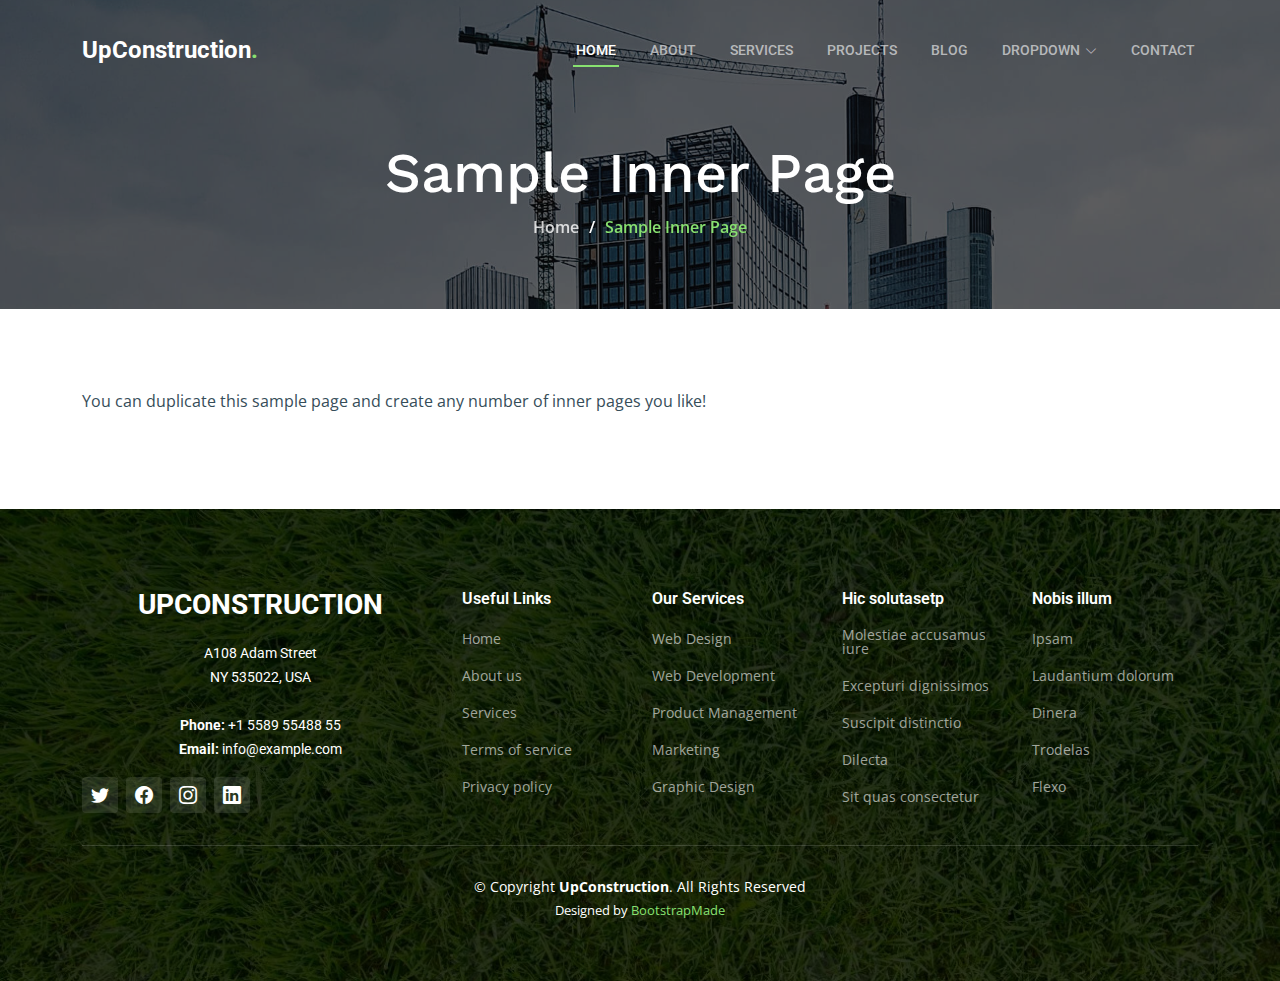
<file: sample-inner-page.html>
<!DOCTYPE html>
<html lang="en">

<head>
  <meta charset="utf-8">
  <meta content="width=device-width, initial-scale=1.0" name="viewport">

  <title>[Template] Sample Inner Page</title>
  <meta content="" name="description">
  <meta content="" name="keywords">

  <!-- Favicons -->
  <link href="assets/img/favicon.png" rel="icon">
  <link href="assets/img/apple-touch-icon.png" rel="apple-touch-icon">

  <!-- Google Fonts -->
  <link rel="preconnect" href="https://fonts.googleapis.com">
  <link rel="preconnect" href="https://fonts.gstatic.com" crossorigin>
  <link href="https://fonts.googleapis.com/css2?family=Open+Sans:ital,wght@0,300;0,400;0,500;0,600;0,700;1,300;1,400;1,600;1,700&family=Roboto:ital,wght@0,300;0,400;0,500;0,600;0,700;1,300;1,400;1,500;1,600;1,700&family=Work+Sans:ital,wght@0,300;0,400;0,500;0,600;0,700;1,300;1,400;1,500;1,600;1,700&display=swap" rel="stylesheet">

  <!-- Vendor CSS Files -->
  <link href="assets/vendor/bootstrap/css/bootstrap.min.css" rel="stylesheet">
  <link href="assets/vendor/bootstrap-icons/bootstrap-icons.css" rel="stylesheet">
  <link href="assets/vendor/fontawesome-free/css/all.min.css" rel="stylesheet">
  <link href="assets/vendor/aos/aos.css" rel="stylesheet">
  <link href="assets/vendor/glightbox/css/glightbox.min.css" rel="stylesheet">
  <link href="assets/vendor/swiper/swiper-bundle.min.css" rel="stylesheet">

  <!-- Template Main CSS File -->
  <link href="assets/css/main.css" rel="stylesheet">

  <!-- =======================================================
  * Template Name: UpConstruction - v1.3.0
  * Template URL: https://bootstrapmade.com/upconstruction-bootstrap-construction-website-template/
  * Author: BootstrapMade.com
  * License: https://bootstrapmade.com/license/
  ======================================================== -->
</head>

<body>

  <!-- ======= Header ======= -->
  <header id="header" class="header d-flex align-items-center">
    <div class="container-fluid container-xl d-flex align-items-center justify-content-between">

      <a href="index.html" class="logo d-flex align-items-center">
        <!-- Uncomment the line below if you also wish to use an image logo -->
        <!-- <img src="assets/img/logo.png" alt=""> -->
        <h1>UpConstruction<span>.</span></h1>
      </a>

      <i class="mobile-nav-toggle mobile-nav-show bi bi-list"></i>
      <i class="mobile-nav-toggle mobile-nav-hide d-none bi bi-x"></i>
      <nav id="navbar" class="navbar">
        <ul>
          <li><a href="index.html" class="active">Home</a></li>
          <li><a href="about.html">About</a></li>
          <li><a href="services.html">Services</a></li>
          <li><a href="projects.html">Projects</a></li>
          <li><a href="blog.html">Blog</a></li>
          <li class="dropdown"><a href="#"><span>Dropdown</span> <i class="bi bi-chevron-down dropdown-indicator"></i></a>
            <ul>
              <li><a href="#">Dropdown 1</a></li>
              <li class="dropdown"><a href="#"><span>Deep Dropdown</span> <i class="bi bi-chevron-down dropdown-indicator"></i></a>
                <ul>
                  <li><a href="#">Deep Dropdown 1</a></li>
                  <li><a href="#">Deep Dropdown 2</a></li>
                  <li><a href="#">Deep Dropdown 3</a></li>
                  <li><a href="#">Deep Dropdown 4</a></li>
                  <li><a href="#">Deep Dropdown 5</a></li>
                </ul>
              </li>
              <li><a href="#">Dropdown 2</a></li>
              <li><a href="#">Dropdown 3</a></li>
              <li><a href="#">Dropdown 4</a></li>
            </ul>
          </li>
          <li><a href="contact.html">Contact</a></li>
        </ul>
      </nav><!-- .navbar -->

    </div>
  </header><!-- End Header -->

  <main id="main">

    <!-- ======= Breadcrumbs ======= -->
    <div class="breadcrumbs d-flex align-items-center" style="background-image: url('assets/img/breadcrumbs-bg.jpg');">
      <div class="container position-relative d-flex flex-column align-items-center" data-aos="fade">

        <h2>Sample Inner Page</h2>
        <ol>
          <li><a href="index.html">Home</a></li>
          <li>Sample Inner Page</li>
        </ol>

      </div>
    </div><!-- End Breadcrumbs -->

    <section class="sample-page">
      <div class="container">

        <p>
          You can duplicate this sample page and create any number of inner pages you like!
        </p>

      </div>
    </section>

  </main><!-- End #main -->

  <!-- ======= Footer ======= -->
  <footer id="footer" class="footer">

    <div class="footer-content position-relative">
      <div class="container">
        <div class="row">

          <div class="col-lg-4 col-md-6">
            <div class="footer-info">
              <h3>UpConstruction</h3>
              <p>
                A108 Adam Street <br>
                NY 535022, USA<br><br>
                <strong>Phone:</strong> +1 5589 55488 55<br>
                <strong>Email:</strong> info@example.com<br>
              </p>
              <div class="social-links d-flex mt-3">
                <a href="#" class="d-flex align-items-center justify-content-center"><i class="bi bi-twitter"></i></a>
                <a href="#" class="d-flex align-items-center justify-content-center"><i class="bi bi-facebook"></i></a>
                <a href="#" class="d-flex align-items-center justify-content-center"><i class="bi bi-instagram"></i></a>
                <a href="#" class="d-flex align-items-center justify-content-center"><i class="bi bi-linkedin"></i></a>
              </div>
            </div>
          </div><!-- End footer info column-->

          <div class="col-lg-2 col-md-3 footer-links">
            <h4>Useful Links</h4>
            <ul>
              <li><a href="#">Home</a></li>
              <li><a href="#">About us</a></li>
              <li><a href="#">Services</a></li>
              <li><a href="#">Terms of service</a></li>
              <li><a href="#">Privacy policy</a></li>
            </ul>
          </div><!-- End footer links column-->

          <div class="col-lg-2 col-md-3 footer-links">
            <h4>Our Services</h4>
            <ul>
              <li><a href="#">Web Design</a></li>
              <li><a href="#">Web Development</a></li>
              <li><a href="#">Product Management</a></li>
              <li><a href="#">Marketing</a></li>
              <li><a href="#">Graphic Design</a></li>
            </ul>
          </div><!-- End footer links column-->

          <div class="col-lg-2 col-md-3 footer-links">
            <h4>Hic solutasetp</h4>
            <ul>
              <li><a href="#">Molestiae accusamus iure</a></li>
              <li><a href="#">Excepturi dignissimos</a></li>
              <li><a href="#">Suscipit distinctio</a></li>
              <li><a href="#">Dilecta</a></li>
              <li><a href="#">Sit quas consectetur</a></li>
            </ul>
          </div><!-- End footer links column-->

          <div class="col-lg-2 col-md-3 footer-links">
            <h4>Nobis illum</h4>
            <ul>
              <li><a href="#">Ipsam</a></li>
              <li><a href="#">Laudantium dolorum</a></li>
              <li><a href="#">Dinera</a></li>
              <li><a href="#">Trodelas</a></li>
              <li><a href="#">Flexo</a></li>
            </ul>
          </div><!-- End footer links column-->

        </div>
      </div>
    </div>

    <div class="footer-legal text-center position-relative">
      <div class="container">
        <div class="copyright">
          &copy; Copyright <strong><span>UpConstruction</span></strong>. All Rights Reserved
        </div>
        <div class="credits">
          <!-- All the links in the footer should remain intact. -->
          <!-- You can delete the links only if you purchased the pro version. -->
          <!-- Licensing information: https://bootstrapmade.com/license/ -->
          <!-- Purchase the pro version with working PHP/AJAX contact form: https://bootstrapmade.com/upconstruction-bootstrap-construction-website-template/ -->
          Designed by <a href="https://bootstrapmade.com/">BootstrapMade</a>
        </div>
      </div>
    </div>

  </footer>
  <!-- End Footer -->

  <a href="#" class="scroll-top d-flex align-items-center justify-content-center"><i class="bi bi-arrow-up-short"></i></a>

  <div id="preloader"></div>

  <!-- Vendor JS Files -->
  <script src="assets/vendor/bootstrap/js/bootstrap.bundle.min.js"></script>
  <script src="assets/vendor/aos/aos.js"></script>
  <script src="assets/vendor/glightbox/js/glightbox.min.js"></script>
  <script src="assets/vendor/isotope-layout/isotope.pkgd.min.js"></script>
  <script src="assets/vendor/swiper/swiper-bundle.min.js"></script>
  <script src="assets/vendor/purecounter/purecounter_vanilla.js"></script>
  <script src="assets/vendor/php-email-form/validate.js"></script>

  <!-- Template Main JS File -->
  <script src="assets/js/main.js"></script>

</body>

</html>
</file>
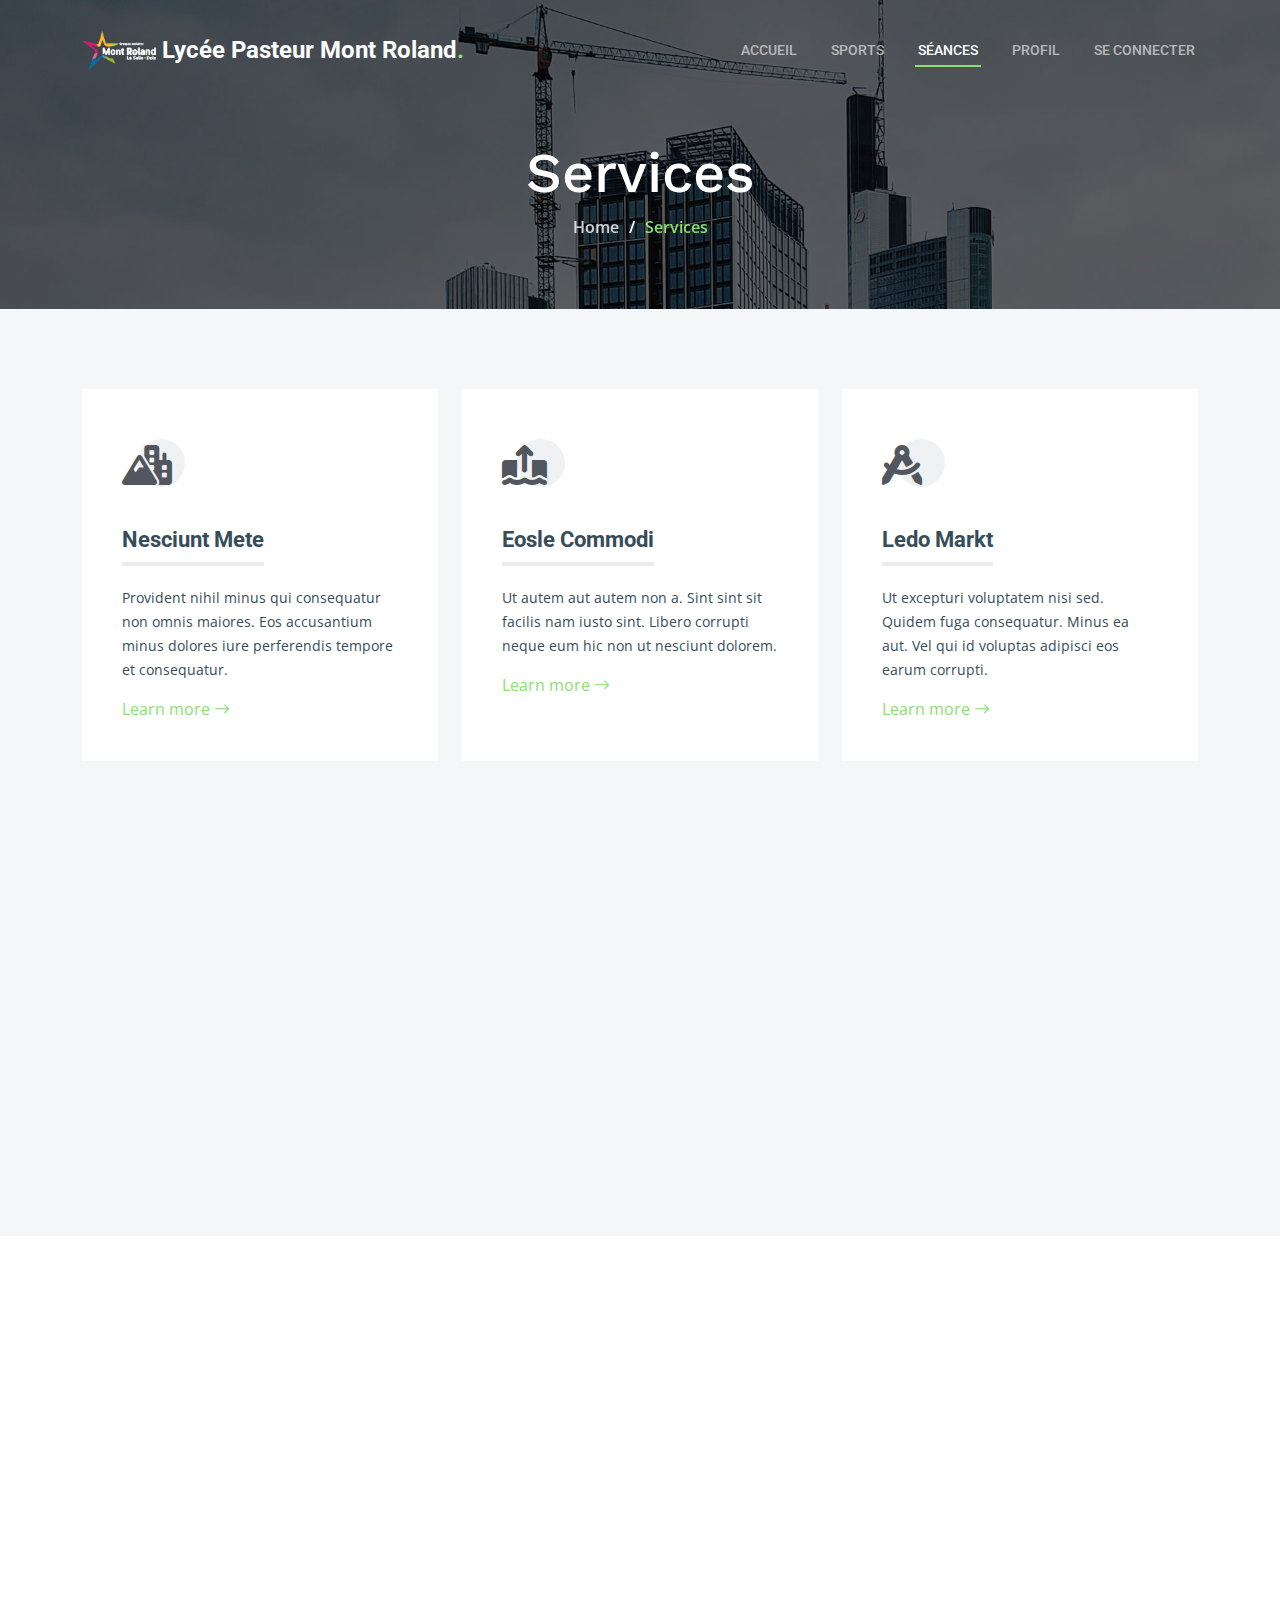
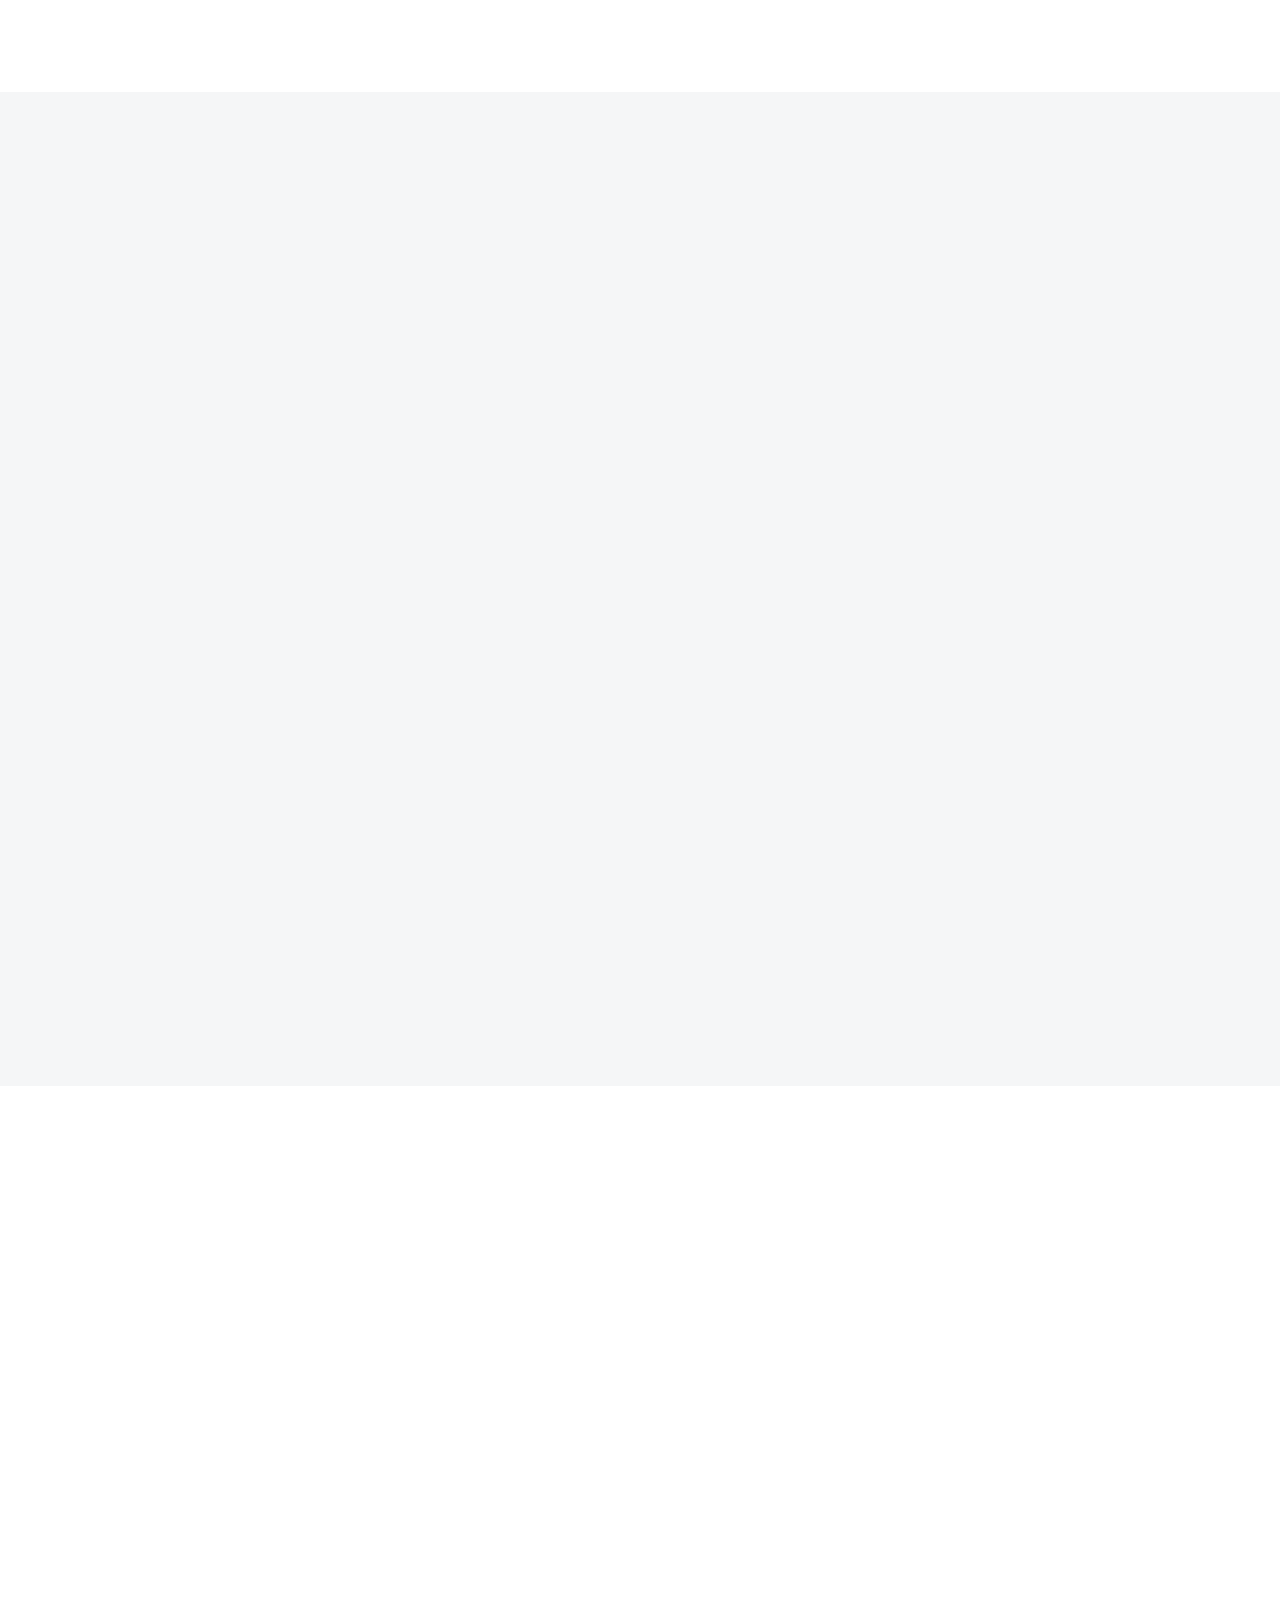
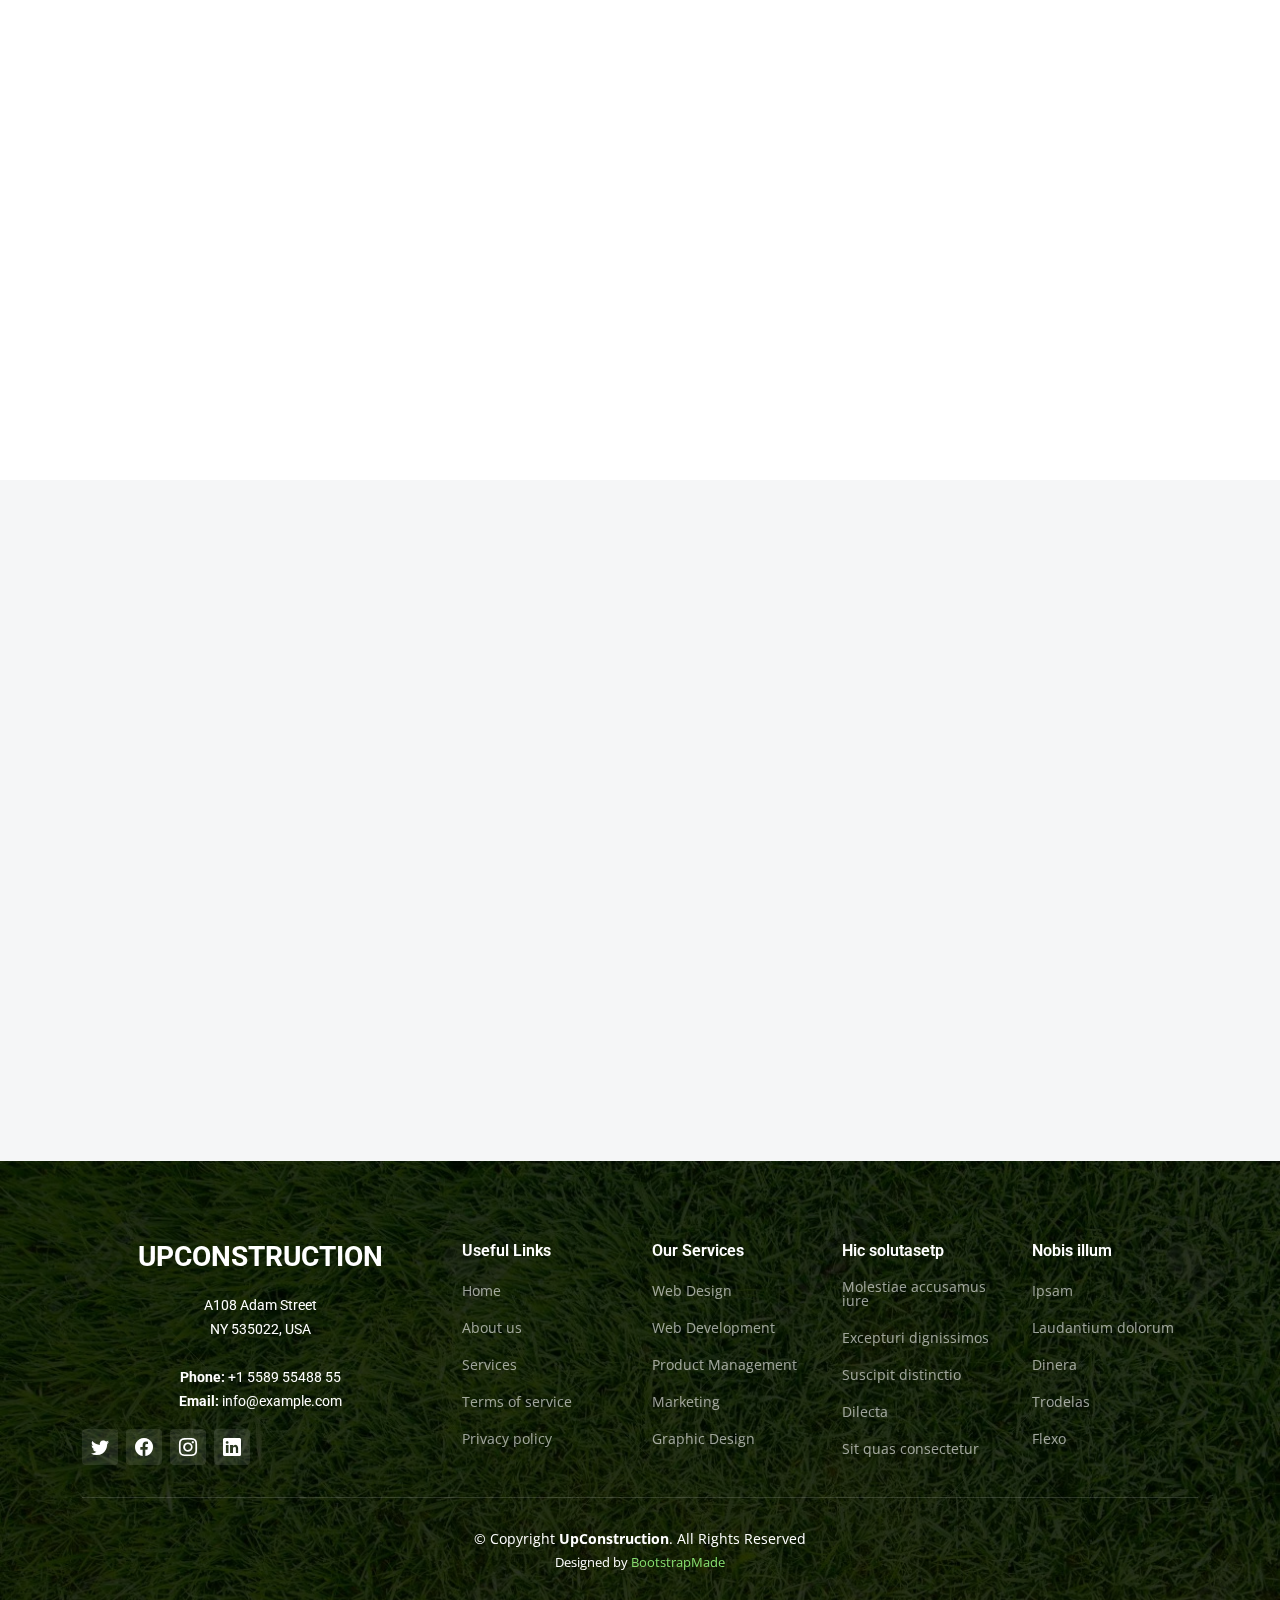
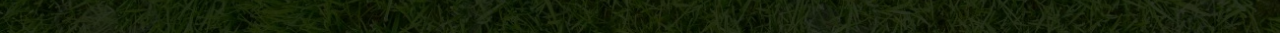
<file: seances.html>
<!DOCTYPE html>
<html lang="en">

<head>
  <meta charset="utf-8">
  <meta content="width=device-width, initial-scale=1.0" name="viewport">

  <title>UpConstruction Bootstrap Template - Services</title>
  <meta content="" name="description">
  <meta content="" name="keywords">

  <!-- Favicons -->
  <link href="assets/img/favicon.png" rel="icon">
  <link href="assets/img/apple-touch-icon.png" rel="apple-touch-icon">

  <!-- Google Fonts -->
  <link rel="preconnect" href="https://fonts.googleapis.com">
  <link rel="preconnect" href="https://fonts.gstatic.com" crossorigin>
  <link href="https://fonts.googleapis.com/css2?family=Open+Sans:ital,wght@0,300;0,400;0,500;0,600;0,700;1,300;1,400;1,600;1,700&family=Roboto:ital,wght@0,300;0,400;0,500;0,600;0,700;1,300;1,400;1,500;1,600;1,700&family=Work+Sans:ital,wght@0,300;0,400;0,500;0,600;0,700;1,300;1,400;1,500;1,600;1,700&display=swap" rel="stylesheet">

  <!-- Vendor CSS Files -->
  <link href="assets/vendor/bootstrap/css/bootstrap.min.css" rel="stylesheet">
  <link href="assets/vendor/bootstrap-icons/bootstrap-icons.css" rel="stylesheet">
  <link href="assets/vendor/fontawesome-free/css/all.min.css" rel="stylesheet">
  <link href="assets/vendor/aos/aos.css" rel="stylesheet">
  <link href="assets/vendor/glightbox/css/glightbox.min.css" rel="stylesheet">
  <link href="assets/vendor/swiper/swiper-bundle.min.css" rel="stylesheet">

  <!-- Template Main CSS File -->
  <link href="assets/css/main.css" rel="stylesheet">

  <!-- =======================================================
  * Template Name: UpConstruction - v1.3.0
  * Template URL: https://bootstrapmade.com/upconstruction-bootstrap-construction-website-template/
  * Author: BootstrapMade.com
  * License: https://bootstrapmade.com/license/
  ======================================================== -->
</head>

<body>

  <!-- ======= Header ======= -->
  <header id="header" class="header d-flex align-items-center">
    <div class="container-fluid container-xl d-flex align-items-center justify-content-between">

      <a href="accueil.html" class="logo d-flex align-items-center">
        <!-- Uncomment the line below if you also wish to use an image logo -->
        <img src="assets/img/montroland.png" alt="">
        <h1>Lycée Pasteur Mont Roland<span>.</span></h1>
      </a>

      <i class="mobile-nav-toggle mobile-nav-show bi bi-list"></i>
      <i class="mobile-nav-toggle mobile-nav-hide d-none bi bi-x"></i>
      <nav id="navbar" class="navbar">
        <ul>
          <li><a href="accueil.html">Accueil</a></li>
          <li><a href="sports.html">Sports</a></li>
          <li><a href="seances.html" class="active">Séances</a></li>
          <li><a href="profil.html">Profil</a></li>
          <li><a href="login.html">Se connecter</a></li>
        </ul>
      </nav><!-- .navbar -->

    </div>
  </header><!-- End Header -->

  <main id="main">

    <!-- ======= Breadcrumbs ======= -->
    <div class="breadcrumbs d-flex align-items-center" style="background-image: url('assets/img/breadcrumbs-bg.jpg');">
      <div class="container position-relative d-flex flex-column align-items-center" data-aos="fade">

        <h2>Services</h2>
        <ol>
          <li><a href="index.html">Home</a></li>
          <li>Services</li>
        </ol>

      </div>
    </div><!-- End Breadcrumbs -->

    <!-- ======= Services Section ======= -->
    <section id="services" class="services section-bg">
      <div class="container" data-aos="fade-up">

        <div class="row gy-4">

          <div class="col-lg-4 col-md-6" data-aos="fade-up" data-aos-delay="100">
            <div class="service-item  position-relative">
              <div class="icon">
                <i class="fa-solid fa-mountain-city"></i>
              </div>
              <h3>Nesciunt Mete</h3>
              <p>Provident nihil minus qui consequatur non omnis maiores. Eos accusantium minus dolores iure perferendis tempore et consequatur.</p>
              <a href="service-details.html" class="readmore stretched-link">Learn more <i class="bi bi-arrow-right"></i></a>
            </div>
          </div><!-- End Service Item -->

          <div class="col-lg-4 col-md-6" data-aos="fade-up" data-aos-delay="200">
            <div class="service-item position-relative">
              <div class="icon">
                <i class="fa-solid fa-arrow-up-from-ground-water"></i>
              </div>
              <h3>Eosle Commodi</h3>
              <p>Ut autem aut autem non a. Sint sint sit facilis nam iusto sint. Libero corrupti neque eum hic non ut nesciunt dolorem.</p>
              <a href="service-details.html" class="readmore stretched-link">Learn more <i class="bi bi-arrow-right"></i></a>
            </div>
          </div><!-- End Service Item -->

          <div class="col-lg-4 col-md-6" data-aos="fade-up" data-aos-delay="300">
            <div class="service-item position-relative">
              <div class="icon">
                <i class="fa-solid fa-compass-drafting"></i>
              </div>
              <h3>Ledo Markt</h3>
              <p>Ut excepturi voluptatem nisi sed. Quidem fuga consequatur. Minus ea aut. Vel qui id voluptas adipisci eos earum corrupti.</p>
              <a href="service-details.html" class="readmore stretched-link">Learn more <i class="bi bi-arrow-right"></i></a>
            </div>
          </div><!-- End Service Item -->

          <div class="col-lg-4 col-md-6" data-aos="fade-up" data-aos-delay="400">
            <div class="service-item position-relative">
              <div class="icon">
                <i class="fa-solid fa-trowel-bricks"></i>
              </div>
              <h3>Asperiores Commodit</h3>
              <p>Non et temporibus minus omnis sed dolor esse consequatur. Cupiditate sed error ea fuga sit provident adipisci neque.</p>
              <a href="service-details.html" class="readmore stretched-link">Learn more <i class="bi bi-arrow-right"></i></a>
            </div>
          </div><!-- End Service Item -->

          <div class="col-lg-4 col-md-6" data-aos="fade-up" data-aos-delay="500">
            <div class="service-item position-relative">
              <div class="icon">
                <i class="fa-solid fa-helmet-safety"></i>
              </div>
              <h3>Velit Doloremque</h3>
              <p>Cumque et suscipit saepe. Est maiores autem enim facilis ut aut ipsam corporis aut. Sed animi at autem alias eius labore.</p>
              <a href="service-details.html" class="readmore stretched-link">Learn more <i class="bi bi-arrow-right"></i></a>
            </div>
          </div><!-- End Service Item -->

          <div class="col-lg-4 col-md-6" data-aos="fade-up" data-aos-delay="600">
            <div class="service-item position-relative">
              <div class="icon">
                <i class="fa-solid fa-arrow-up-from-ground-water"></i>
              </div>
              <h3>Dolori Architecto</h3>
              <p>Hic molestias ea quibusdam eos. Fugiat enim doloremque aut neque non et debitis iure. Corrupti recusandae ducimus enim.</p>
              <a href="service-details.html" class="readmore stretched-link">Learn more <i class="bi bi-arrow-right"></i></a>
            </div>
          </div><!-- End Service Item -->

        </div>

      </div>
    </section><!-- End Services Section -->

    <!-- ======= Servie Cards Section ======= -->
    <section id="services-cards" class="services-cards">
      <div class="container" data-aos="fade-up">

        <div class="row gy-4">

          <div class="col-lg-3 col-md-6" data-aos="zoom-in" data-aos-delay="100">
            <h3>Quasi eaque omnis</h3>
            <p>Eius non minus autem soluta ut ui labore omnis quisquam corrupti autem odit voluptas quos commodi magnam occaecati.</p>
            <ul class="list-unstyled">
              <li><i class="bi bi-check2"></i> <span>Ullamco laboris nisi ut aliquip</span></li>
              <li><i class="bi bi-check2"></i> <span>Duis aute irure dolor in reprehenderit</span></li>
              <li><i class="bi bi-check2"></i> <span>Ullamco laboris nisi ut aliquip ex ea</span></li>
            </ul>
          </div><!-- End feature item-->

          <div class="col-lg-3 col-md-6" data-aos="zoom-in" data-aos-delay="200">
            <h3>Et nemo dolores consectetur</h3>
            <p>Ducimus ea quam et occaecati est. Temporibus in soluta labore voluptates aut. Et sit soluta non repellat sed quia dire plovers tradoria</p>

            <ul class="list-unstyled">
              <li><i class="bi bi-check2"></i> <span>Enim temporibus maiores eligendi</span></li>
              <li><i class="bi bi-check2"></i> <span>Ut maxime ut quibusdam quam qui</span></li>
              <li><i class="bi bi-check2"></i> <span>Officiis aspernatur in officiis</span></li>
            </ul>
          </div><!-- End feature item-->

          <div class="col-lg-3 col-md-6" data-aos="zoom-in" data-aos-delay="300">
            <h3>Staque laboriosam modi</h3>
            <p>Velit eos error et dolor omnis voluptates nobis tenetur sed enim nihil vero qui suscipit ipsum at magni. Ipsa architecto consequatur aliquam</p>
            <ul class="list-unstyled">
              <li><i class="bi bi-check2"></i> <span>Quis voluptates laboriosam numquam</span></li>
              <li><i class="bi bi-check2"></i> <span>Treva libero sunt quis veniam ut</span></li>
              <li><i class="bi bi-check2"></i> <span>Debitis eos est est corrupti</span></li>
            </ul>
          </div><!-- End feature item-->

          <div class="col-lg-3 col-md-6" data-aos="zoom-in" data-aos-delay="400">
            <h3>Dignissimos suscipit iste</h3>
            <p>Molestiae occaecati assumenda quia saepe nobis recusandae at dicta ducimus sequi numquam commodi est in consequatur ea magnam quia itaque</p>
            <ul class="list-unstyled">
              <li><i class="bi bi-check2"></i> <span>Veritatis qui reprehenderit quis</span></li>
              <li><i class="bi bi-check2"></i> <span>Accusantium vel numquam sunt minus</span></li>
              <li><i class="bi bi-check2"></i> <span>Voluptatem pariatur est sationem</span></li>
            </ul>
          </div><!-- End feature item-->

        </div>

      </div>
    </section><!-- End Servie Cards Section -->

    <!-- ======= Alt Services Section 2 ======= -->
    <section id="alt-services-2" class="alt-services section-bg">
      <div class="container" data-aos="fade-up">

        <div class="row justify-content-around gy-4">
          <div class="col-lg-5 d-flex flex-column justify-content-center">
            <h3>Non quasi officia eum nobis et rerum epudiandae rem voluptatem</h3>
            <p>Maxime quia dolorum alias perspiciatis. Earum voluptatem sint at non. Ducimus maxime minima iste magni sit praesentium assumenda minus. Amet rerum saepe tempora vero.</p>

            <div class="icon-box d-flex position-relative" data-aos="fade-up" data-aos-delay="100">
              <i class="bi bi-easel flex-shrink-0"></i>
              <div>
                <h4><a href="" class="stretched-link">Lorem Ipsum</a></h4>
                <p>Voluptatum deleniti atque corrupti quos dolores et quas molestias excepturi sint occaecati cupiditate non provident</p>
              </div>
            </div><!-- End Icon Box -->

            <div class="icon-box d-flex position-relative" data-aos="fade-up" data-aos-delay="200">
              <i class="bi bi-patch-check flex-shrink-0"></i>
              <div>
                <h4><a href="" class="stretched-link">Nemo Enim</a></h4>
                <p>At vero eos et accusamus et iusto odio dignissimos ducimus qui blanditiis praesentium voluptatum deleniti atque</p>
              </div>
            </div><!-- End Icon Box -->

            <div class="icon-box d-flex position-relative" data-aos="fade-up" data-aos-delay="300">
              <i class="bi bi-brightness-high flex-shrink-0"></i>
              <div>
                <h4><a href="" class="stretched-link">Dine Pad</a></h4>
                <p>Explicabo est voluptatum asperiores consequatur magnam. Et veritatis odit. Sunt aut deserunt minus aut eligendi omnis</p>
              </div>
            </div><!-- End Icon Box -->

            <div class="icon-box d-flex position-relative" data-aos="fade-up" data-aos-delay="400">
              <i class="bi bi-brightness-high flex-shrink-0"></i>
              <div>
                <h4><a href="" class="stretched-link">Tride clov</a></h4>
                <p>Est voluptatem labore deleniti quis a delectus et. Saepe dolorem libero sit non aspernatur odit amet. Et eligendi</p>
              </div>
            </div><!-- End Icon Box -->
          </div>

          <div class="col-lg-6 img-bg" style="background-image: url(assets/img/alt-services-2.jpg);" data-aos="zoom-in" data-aos-delay="100"></div>
        </div>

      </div>
    </section><!-- End Alt Services Section 2 -->

    <!-- ======= Alt Services Section ======= -->
    <section id="alt-services" class="alt-services">
      <div class="container" data-aos="fade-up">

        <div class="row justify-content-around gy-4">
          <div class="col-lg-6 img-bg" style="background-image: url(assets/img/alt-services.jpg);" data-aos="zoom-in" data-aos-delay="100"></div>

          <div class="col-lg-5 d-flex flex-column justify-content-center">
            <h3>Enim quis est voluptatibus aliquid consequatur fugiat</h3>
            <p>Esse voluptas cumque vel exercitationem. Reiciendis est hic accusamus. Non ipsam et sed minima temporibus laudantium. Soluta voluptate sed facere corporis dolores excepturi</p>

            <div class="icon-box d-flex position-relative" data-aos="fade-up" data-aos-delay="100">
              <i class="bi bi-easel flex-shrink-0"></i>
              <div>
                <h4><a href="" class="stretched-link">Lorem Ipsum</a></h4>
                <p>Voluptatum deleniti atque corrupti quos dolores et quas molestias excepturi sint occaecati cupiditate non provident</p>
              </div>
            </div><!-- End Icon Box -->

            <div class="icon-box d-flex position-relative" data-aos="fade-up" data-aos-delay="200">
              <i class="bi bi-patch-check flex-shrink-0"></i>
              <div>
                <h4><a href="" class="stretched-link">Nemo Enim</a></h4>
                <p>At vero eos et accusamus et iusto odio dignissimos ducimus qui blanditiis praesentium voluptatum deleniti atque</p>
              </div>
            </div><!-- End Icon Box -->

            <div class="icon-box d-flex position-relative" data-aos="fade-up" data-aos-delay="300">
              <i class="bi bi-brightness-high flex-shrink-0"></i>
              <div>
                <h4><a href="" class="stretched-link">Dine Pad</a></h4>
                <p>Explicabo est voluptatum asperiores consequatur magnam. Et veritatis odit. Sunt aut deserunt minus aut eligendi omnis</p>
              </div>
            </div><!-- End Icon Box -->

            <div class="icon-box d-flex position-relative" data-aos="fade-up" data-aos-delay="400">
              <i class="bi bi-brightness-high flex-shrink-0"></i>
              <div>
                <h4><a href="" class="stretched-link">Tride clov</a></h4>
                <p>Est voluptatem labore deleniti quis a delectus et. Saepe dolorem libero sit non aspernatur odit amet. Et eligendi</p>
              </div>
            </div><!-- End Icon Box -->

          </div>
        </div>

      </div>
    </section><!-- End Alt Services Section -->

    <!-- ======= Testimonials Section ======= -->
    <section id="testimonials" class="testimonials section-bg">
      <div class="container" data-aos="fade-up">

        <div class="section-header">
          <h2>Testimonials</h2>
          <p>Quam sed id excepturi ccusantium dolorem ut quis dolores nisi llum nostrum enim velit qui ut et autem uia reprehenderit sunt deleniti</p>
        </div>

        <div class="slides-2 swiper">
          <div class="swiper-wrapper">

            <div class="swiper-slide">
              <div class="testimonial-wrap">
                <div class="testimonial-item">
                  <img src="assets/img/testimonials/testimonials-1.jpg" class="testimonial-img" alt="">
                  <h3>Saul Goodman</h3>
                  <h4>Ceo &amp; Founder</h4>
                  <div class="stars">
                    <i class="bi bi-star-fill"></i><i class="bi bi-star-fill"></i><i class="bi bi-star-fill"></i><i class="bi bi-star-fill"></i><i class="bi bi-star-fill"></i>
                  </div>
                  <p>
                    <i class="bi bi-quote quote-icon-left"></i>
                    Proin iaculis purus consequat sem cure digni ssim donec porttitora entum suscipit rhoncus. Accusantium quam, ultricies eget id, aliquam eget nibh et. Maecen aliquam, risus at semper.
                    <i class="bi bi-quote quote-icon-right"></i>
                  </p>
                </div>
              </div>
            </div><!-- End testimonial item -->

            <div class="swiper-slide">
              <div class="testimonial-wrap">
                <div class="testimonial-item">
                  <img src="assets/img/testimonials/testimonials-2.jpg" class="testimonial-img" alt="">
                  <h3>Sara Wilsson</h3>
                  <h4>Designer</h4>
                  <div class="stars">
                    <i class="bi bi-star-fill"></i><i class="bi bi-star-fill"></i><i class="bi bi-star-fill"></i><i class="bi bi-star-fill"></i><i class="bi bi-star-fill"></i>
                  </div>
                  <p>
                    <i class="bi bi-quote quote-icon-left"></i>
                    Export tempor illum tamen malis malis eram quae irure esse labore quem cillum quid cillum eram malis quorum velit fore eram velit sunt aliqua noster fugiat irure amet legam anim culpa.
                    <i class="bi bi-quote quote-icon-right"></i>
                  </p>
                </div>
              </div>
            </div><!-- End testimonial item -->

            <div class="swiper-slide">
              <div class="testimonial-wrap">
                <div class="testimonial-item">
                  <img src="assets/img/testimonials/testimonials-3.jpg" class="testimonial-img" alt="">
                  <h3>Jena Karlis</h3>
                  <h4>Store Owner</h4>
                  <div class="stars">
                    <i class="bi bi-star-fill"></i><i class="bi bi-star-fill"></i><i class="bi bi-star-fill"></i><i class="bi bi-star-fill"></i><i class="bi bi-star-fill"></i>
                  </div>
                  <p>
                    <i class="bi bi-quote quote-icon-left"></i>
                    Enim nisi quem export duis labore cillum quae magna enim sint quorum nulla quem veniam duis minim tempor labore quem eram duis noster aute amet eram fore quis sint minim.
                    <i class="bi bi-quote quote-icon-right"></i>
                  </p>
                </div>
              </div>
            </div><!-- End testimonial item -->

            <div class="swiper-slide">
              <div class="testimonial-wrap">
                <div class="testimonial-item">
                  <img src="assets/img/testimonials/testimonials-4.jpg" class="testimonial-img" alt="">
                  <h3>Matt Brandon</h3>
                  <h4>Freelancer</h4>
                  <div class="stars">
                    <i class="bi bi-star-fill"></i><i class="bi bi-star-fill"></i><i class="bi bi-star-fill"></i><i class="bi bi-star-fill"></i><i class="bi bi-star-fill"></i>
                  </div>
                  <p>
                    <i class="bi bi-quote quote-icon-left"></i>
                    Fugiat enim eram quae cillum dolore dolor amet nulla culpa multos export minim fugiat minim velit minim dolor enim duis veniam ipsum anim magna sunt elit fore quem dolore labore illum veniam.
                    <i class="bi bi-quote quote-icon-right"></i>
                  </p>
                </div>
              </div>
            </div><!-- End testimonial item -->

            <div class="swiper-slide">
              <div class="testimonial-wrap">
                <div class="testimonial-item">
                  <img src="assets/img/testimonials/testimonials-5.jpg" class="testimonial-img" alt="">
                  <h3>John Larson</h3>
                  <h4>Entrepreneur</h4>
                  <div class="stars">
                    <i class="bi bi-star-fill"></i><i class="bi bi-star-fill"></i><i class="bi bi-star-fill"></i><i class="bi bi-star-fill"></i><i class="bi bi-star-fill"></i>
                  </div>
                  <p>
                    <i class="bi bi-quote quote-icon-left"></i>
                    Quis quorum aliqua sint quem legam fore sunt eram irure aliqua veniam tempor noster veniam enim culpa labore duis sunt culpa nulla illum cillum fugiat legam esse veniam culpa fore nisi cillum quid.
                    <i class="bi bi-quote quote-icon-right"></i>
                  </p>
                </div>
              </div>
            </div><!-- End testimonial item -->

          </div>
          <div class="swiper-pagination"></div>
        </div>

      </div>
    </section><!-- End Testimonials Section -->

  </main><!-- End #main -->

  <!-- ======= Footer ======= -->
  <footer id="footer" class="footer">

    <div class="footer-content position-relative">
      <div class="container">
        <div class="row">

          <div class="col-lg-4 col-md-6">
            <div class="footer-info">
              <h3>UpConstruction</h3>
              <p>
                A108 Adam Street <br>
                NY 535022, USA<br><br>
                <strong>Phone:</strong> +1 5589 55488 55<br>
                <strong>Email:</strong> info@example.com<br>
              </p>
              <div class="social-links d-flex mt-3">
                <a href="#" class="d-flex align-items-center justify-content-center"><i class="bi bi-twitter"></i></a>
                <a href="#" class="d-flex align-items-center justify-content-center"><i class="bi bi-facebook"></i></a>
                <a href="#" class="d-flex align-items-center justify-content-center"><i class="bi bi-instagram"></i></a>
                <a href="#" class="d-flex align-items-center justify-content-center"><i class="bi bi-linkedin"></i></a>
              </div>
            </div>
          </div><!-- End footer info column-->

          <div class="col-lg-2 col-md-3 footer-links">
            <h4>Useful Links</h4>
            <ul>
              <li><a href="#">Home</a></li>
              <li><a href="#">About us</a></li>
              <li><a href="#">Services</a></li>
              <li><a href="#">Terms of service</a></li>
              <li><a href="#">Privacy policy</a></li>
            </ul>
          </div><!-- End footer links column-->

          <div class="col-lg-2 col-md-3 footer-links">
            <h4>Our Services</h4>
            <ul>
              <li><a href="#">Web Design</a></li>
              <li><a href="#">Web Development</a></li>
              <li><a href="#">Product Management</a></li>
              <li><a href="#">Marketing</a></li>
              <li><a href="#">Graphic Design</a></li>
            </ul>
          </div><!-- End footer links column-->

          <div class="col-lg-2 col-md-3 footer-links">
            <h4>Hic solutasetp</h4>
            <ul>
              <li><a href="#">Molestiae accusamus iure</a></li>
              <li><a href="#">Excepturi dignissimos</a></li>
              <li><a href="#">Suscipit distinctio</a></li>
              <li><a href="#">Dilecta</a></li>
              <li><a href="#">Sit quas consectetur</a></li>
            </ul>
          </div><!-- End footer links column-->

          <div class="col-lg-2 col-md-3 footer-links">
            <h4>Nobis illum</h4>
            <ul>
              <li><a href="#">Ipsam</a></li>
              <li><a href="#">Laudantium dolorum</a></li>
              <li><a href="#">Dinera</a></li>
              <li><a href="#">Trodelas</a></li>
              <li><a href="#">Flexo</a></li>
            </ul>
          </div><!-- End footer links column-->

        </div>
      </div>
    </div>

    <div class="footer-legal text-center position-relative">
      <div class="container">
        <div class="copyright">
          &copy; Copyright <strong><span>UpConstruction</span></strong>. All Rights Reserved
        </div>
        <div class="credits">
          <!-- All the links in the footer should remain intact. -->
          <!-- You can delete the links only if you purchased the pro version. -->
          <!-- Licensing information: https://bootstrapmade.com/license/ -->
          <!-- Purchase the pro version with working PHP/AJAX contact form: https://bootstrapmade.com/upconstruction-bootstrap-construction-website-template/ -->
          Designed by <a href="https://bootstrapmade.com/">BootstrapMade</a>
        </div>
      </div>
    </div>

  </footer>
  <!-- End Footer -->

  <a href="#" class="scroll-top d-flex align-items-center justify-content-center"><i class="bi bi-arrow-up-short"></i></a>

  <div id="preloader"></div>

  <!-- Vendor JS Files -->
  <script src="assets/vendor/bootstrap/js/bootstrap.bundle.min.js"></script>
  <script src="assets/vendor/aos/aos.js"></script>
  <script src="assets/vendor/glightbox/js/glightbox.min.js"></script>
  <script src="assets/vendor/isotope-layout/isotope.pkgd.min.js"></script>
  <script src="assets/vendor/swiper/swiper-bundle.min.js"></script>
  <script src="assets/vendor/purecounter/purecounter_vanilla.js"></script>
  <script src="assets/vendor/php-email-form/validate.js"></script>

  <!-- Template Main JS File -->
  <script src="assets/js/main.js"></script>

</body>

</html>
</file>
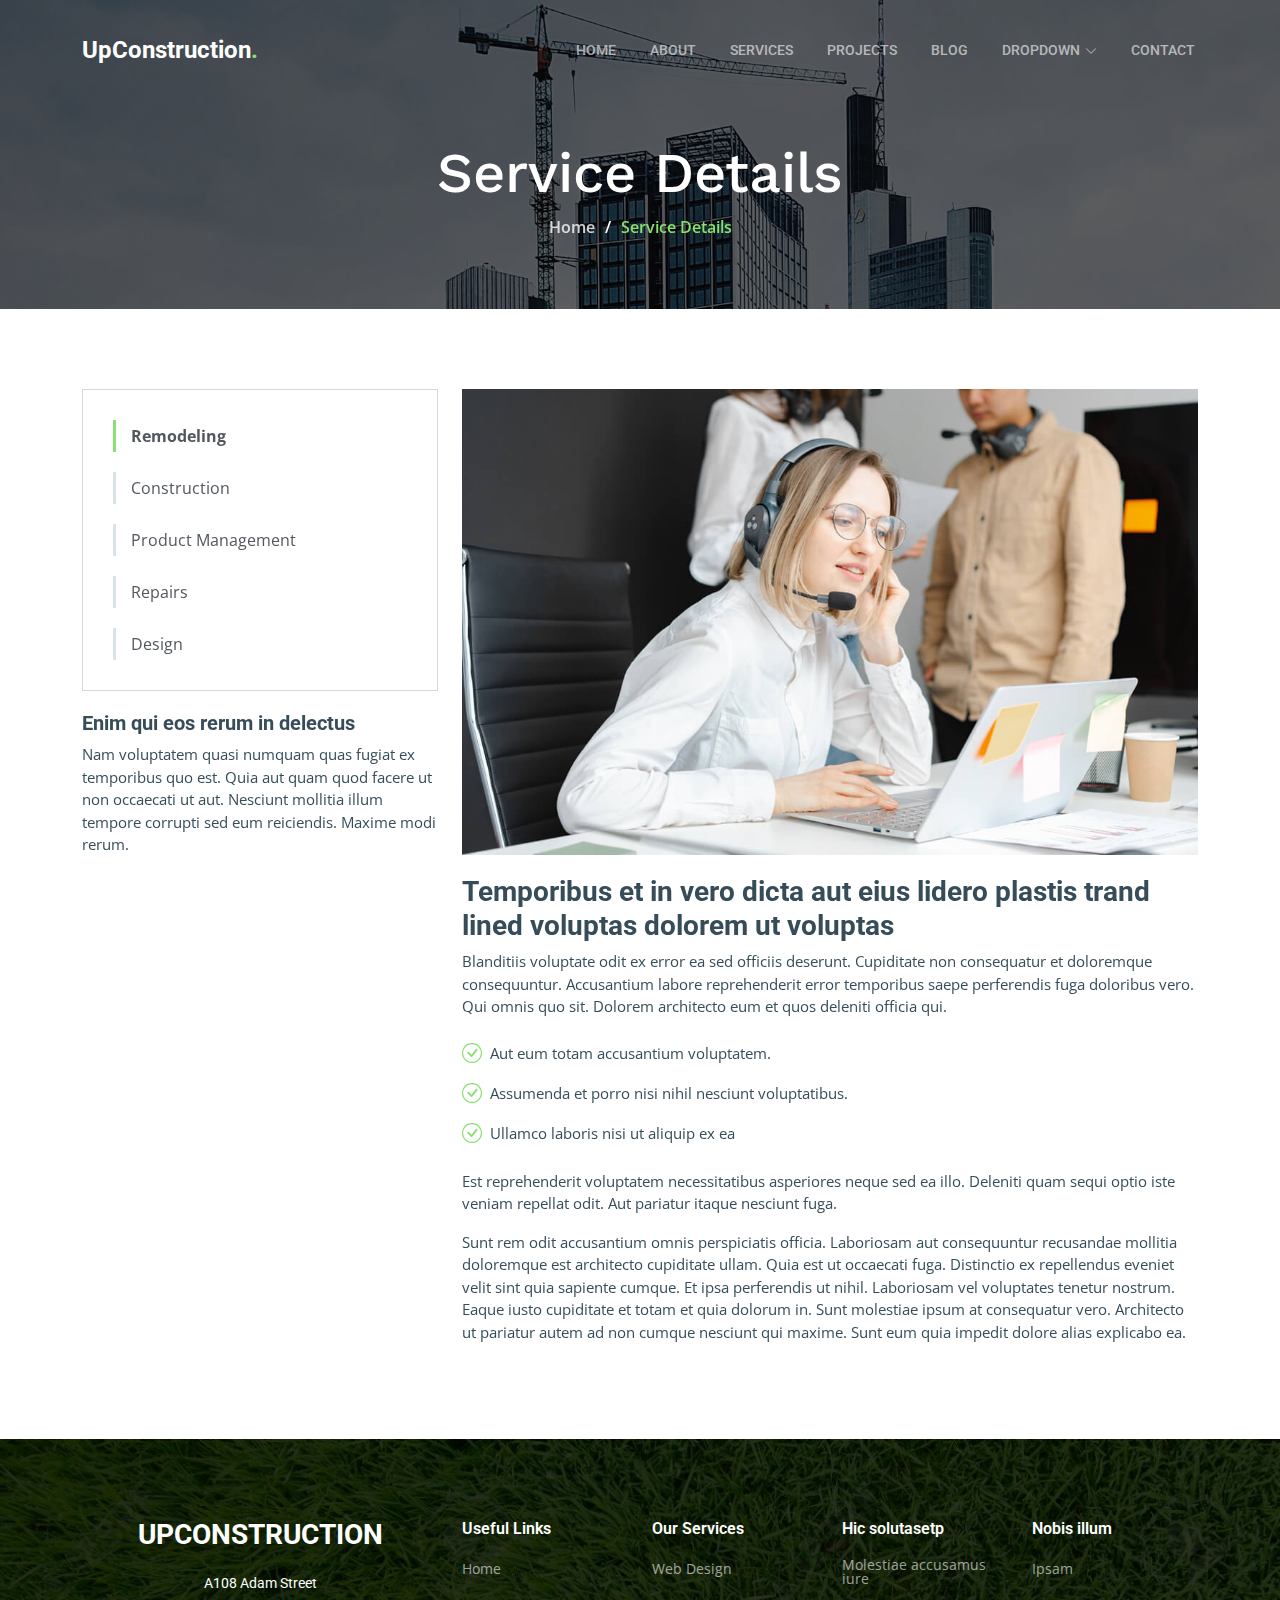
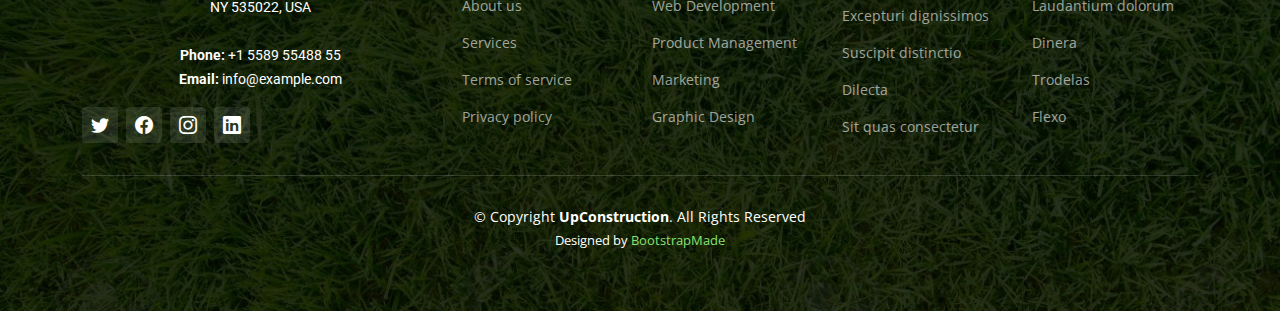
<file: service-details.html>
<!DOCTYPE html>
<html lang="en">

<head>
  <meta charset="utf-8">
  <meta content="width=device-width, initial-scale=1.0" name="viewport">

  <title>UpConstruction Bootstrap Template - Service Details</title>
  <meta content="" name="description">
  <meta content="" name="keywords">

  <!-- Favicons -->
  <link href="assets/img/favicon.png" rel="icon">
  <link href="assets/img/apple-touch-icon.png" rel="apple-touch-icon">

  <!-- Google Fonts -->
  <link rel="preconnect" href="https://fonts.googleapis.com">
  <link rel="preconnect" href="https://fonts.gstatic.com" crossorigin>
  <link href="https://fonts.googleapis.com/css2?family=Open+Sans:ital,wght@0,300;0,400;0,500;0,600;0,700;1,300;1,400;1,600;1,700&family=Roboto:ital,wght@0,300;0,400;0,500;0,600;0,700;1,300;1,400;1,500;1,600;1,700&family=Work+Sans:ital,wght@0,300;0,400;0,500;0,600;0,700;1,300;1,400;1,500;1,600;1,700&display=swap" rel="stylesheet">

  <!-- Vendor CSS Files -->
  <link href="assets/vendor/bootstrap/css/bootstrap.min.css" rel="stylesheet">
  <link href="assets/vendor/bootstrap-icons/bootstrap-icons.css" rel="stylesheet">
  <link href="assets/vendor/fontawesome-free/css/all.min.css" rel="stylesheet">
  <link href="assets/vendor/aos/aos.css" rel="stylesheet">
  <link href="assets/vendor/glightbox/css/glightbox.min.css" rel="stylesheet">
  <link href="assets/vendor/swiper/swiper-bundle.min.css" rel="stylesheet">

  <!-- Template Main CSS File -->
  <link href="assets/css/main.css" rel="stylesheet">

  <!-- =======================================================
  * Template Name: UpConstruction - v1.3.0
  * Template URL: https://bootstrapmade.com/upconstruction-bootstrap-construction-website-template/
  * Author: BootstrapMade.com
  * License: https://bootstrapmade.com/license/
  ======================================================== -->
</head>

<body>

  <!-- ======= Header ======= -->
  <header id="header" class="header d-flex align-items-center">
    <div class="container-fluid container-xl d-flex align-items-center justify-content-between">

      <a href="index.html" class="logo d-flex align-items-center">
        <!-- Uncomment the line below if you also wish to use an image logo -->
        <!-- <img src="assets/img/logo.png" alt=""> -->
        <h1>UpConstruction<span>.</span></h1>
      </a>

      <i class="mobile-nav-toggle mobile-nav-show bi bi-list"></i>
      <i class="mobile-nav-toggle mobile-nav-hide d-none bi bi-x"></i>
      <nav id="navbar" class="navbar">
        <ul>
          <li><a href="index.html">Home</a></li>
          <li><a href="about.html">About</a></li>
          <li><a href="services.html">Services</a></li>
          <li><a href="projects.html">Projects</a></li>
          <li><a href="blog.html">Blog</a></li>
          <li class="dropdown"><a href="#"><span>Dropdown</span> <i class="bi bi-chevron-down dropdown-indicator"></i></a>
            <ul>
              <li><a href="#">Dropdown 1</a></li>
              <li class="dropdown"><a href="#"><span>Deep Dropdown</span> <i class="bi bi-chevron-down dropdown-indicator"></i></a>
                <ul>
                  <li><a href="#">Deep Dropdown 1</a></li>
                  <li><a href="#">Deep Dropdown 2</a></li>
                  <li><a href="#">Deep Dropdown 3</a></li>
                  <li><a href="#">Deep Dropdown 4</a></li>
                  <li><a href="#">Deep Dropdown 5</a></li>
                </ul>
              </li>
              <li><a href="#">Dropdown 2</a></li>
              <li><a href="#">Dropdown 3</a></li>
              <li><a href="#">Dropdown 4</a></li>
            </ul>
          </li>
          <li><a href="contact.html">Contact</a></li>
        </ul>
      </nav><!-- .navbar -->

    </div>
  </header><!-- End Header -->

  <main id="main">

    <!-- ======= Breadcrumbs ======= -->
    <div class="breadcrumbs d-flex align-items-center" style="background-image: url('assets/img/breadcrumbs-bg.jpg');">
      <div class="container position-relative d-flex flex-column align-items-center" data-aos="fade">

        <h2>Service Details</h2>
        <ol>
          <li><a href="index.html">Home</a></li>
          <li>Service Details</li>
        </ol>

      </div>
    </div><!-- End Breadcrumbs -->

    <!-- ======= Service Details Section ======= -->
    <section id="service-details" class="service-details">
      <div class="container" data-aos="fade-up" data-aos-delay="100">

        <div class="row gy-4">

          <div class="col-lg-4">
            <div class="services-list">
              <a href="#" class="active">Remodeling</a>
              <a href="#">Construction</a>
              <a href="#">Product Management</a>
              <a href="#">Repairs</a>
              <a href="#">Design</a>
            </div>

            <h4>Enim qui eos rerum in delectus</h4>
            <p>Nam voluptatem quasi numquam quas fugiat ex temporibus quo est. Quia aut quam quod facere ut non occaecati ut aut. Nesciunt mollitia illum tempore corrupti sed eum reiciendis. Maxime modi rerum.</p>
          </div>

          <div class="col-lg-8">
            <img src="assets/img/services.jpg" alt="" class="img-fluid services-img">
            <h3>Temporibus et in vero dicta aut eius lidero plastis trand lined voluptas dolorem ut voluptas</h3>
            <p>
              Blanditiis voluptate odit ex error ea sed officiis deserunt. Cupiditate non consequatur et doloremque consequuntur. Accusantium labore reprehenderit error temporibus saepe perferendis fuga doloribus vero. Qui omnis quo sit. Dolorem architecto eum et quos deleniti officia qui.
            </p>
            <ul>
              <li><i class="bi bi-check-circle"></i> <span>Aut eum totam accusantium voluptatem.</span></li>
              <li><i class="bi bi-check-circle"></i> <span>Assumenda et porro nisi nihil nesciunt voluptatibus.</span></li>
              <li><i class="bi bi-check-circle"></i> <span>Ullamco laboris nisi ut aliquip ex ea</span></li>
            </ul>
            <p>
              Est reprehenderit voluptatem necessitatibus asperiores neque sed ea illo. Deleniti quam sequi optio iste veniam repellat odit. Aut pariatur itaque nesciunt fuga.
            </p>
            <p>
              Sunt rem odit accusantium omnis perspiciatis officia. Laboriosam aut consequuntur recusandae mollitia doloremque est architecto cupiditate ullam. Quia est ut occaecati fuga. Distinctio ex repellendus eveniet velit sint quia sapiente cumque. Et ipsa perferendis ut nihil. Laboriosam vel voluptates tenetur nostrum. Eaque iusto cupiditate et totam et quia dolorum in. Sunt molestiae ipsum at consequatur vero. Architecto ut pariatur autem ad non cumque nesciunt qui maxime. Sunt eum quia impedit dolore alias explicabo ea.
            </p>
          </div>

        </div>

      </div>
    </section><!-- End Service Details Section -->

  </main><!-- End #main -->

  <!-- ======= Footer ======= -->
  <footer id="footer" class="footer">

    <div class="footer-content position-relative">
      <div class="container">
        <div class="row">

          <div class="col-lg-4 col-md-6">
            <div class="footer-info">
              <h3>UpConstruction</h3>
              <p>
                A108 Adam Street <br>
                NY 535022, USA<br><br>
                <strong>Phone:</strong> +1 5589 55488 55<br>
                <strong>Email:</strong> info@example.com<br>
              </p>
              <div class="social-links d-flex mt-3">
                <a href="#" class="d-flex align-items-center justify-content-center"><i class="bi bi-twitter"></i></a>
                <a href="#" class="d-flex align-items-center justify-content-center"><i class="bi bi-facebook"></i></a>
                <a href="#" class="d-flex align-items-center justify-content-center"><i class="bi bi-instagram"></i></a>
                <a href="#" class="d-flex align-items-center justify-content-center"><i class="bi bi-linkedin"></i></a>
              </div>
            </div>
          </div><!-- End footer info column-->

          <div class="col-lg-2 col-md-3 footer-links">
            <h4>Useful Links</h4>
            <ul>
              <li><a href="#">Home</a></li>
              <li><a href="#">About us</a></li>
              <li><a href="#">Services</a></li>
              <li><a href="#">Terms of service</a></li>
              <li><a href="#">Privacy policy</a></li>
            </ul>
          </div><!-- End footer links column-->

          <div class="col-lg-2 col-md-3 footer-links">
            <h4>Our Services</h4>
            <ul>
              <li><a href="#">Web Design</a></li>
              <li><a href="#">Web Development</a></li>
              <li><a href="#">Product Management</a></li>
              <li><a href="#">Marketing</a></li>
              <li><a href="#">Graphic Design</a></li>
            </ul>
          </div><!-- End footer links column-->

          <div class="col-lg-2 col-md-3 footer-links">
            <h4>Hic solutasetp</h4>
            <ul>
              <li><a href="#">Molestiae accusamus iure</a></li>
              <li><a href="#">Excepturi dignissimos</a></li>
              <li><a href="#">Suscipit distinctio</a></li>
              <li><a href="#">Dilecta</a></li>
              <li><a href="#">Sit quas consectetur</a></li>
            </ul>
          </div><!-- End footer links column-->

          <div class="col-lg-2 col-md-3 footer-links">
            <h4>Nobis illum</h4>
            <ul>
              <li><a href="#">Ipsam</a></li>
              <li><a href="#">Laudantium dolorum</a></li>
              <li><a href="#">Dinera</a></li>
              <li><a href="#">Trodelas</a></li>
              <li><a href="#">Flexo</a></li>
            </ul>
          </div><!-- End footer links column-->

        </div>
      </div>
    </div>

    <div class="footer-legal text-center position-relative">
      <div class="container">
        <div class="copyright">
          &copy; Copyright <strong><span>UpConstruction</span></strong>. All Rights Reserved
        </div>
        <div class="credits">
          <!-- All the links in the footer should remain intact. -->
          <!-- You can delete the links only if you purchased the pro version. -->
          <!-- Licensing information: https://bootstrapmade.com/license/ -->
          <!-- Purchase the pro version with working PHP/AJAX contact form: https://bootstrapmade.com/upconstruction-bootstrap-construction-website-template/ -->
          Designed by <a href="https://bootstrapmade.com/">BootstrapMade</a>
        </div>
      </div>
    </div>

  </footer>
  <!-- End Footer -->

  <a href="#" class="scroll-top d-flex align-items-center justify-content-center"><i class="bi bi-arrow-up-short"></i></a>

  <div id="preloader"></div>

  <!-- Vendor JS Files -->
  <script src="assets/vendor/bootstrap/js/bootstrap.bundle.min.js"></script>
  <script src="assets/vendor/aos/aos.js"></script>
  <script src="assets/vendor/glightbox/js/glightbox.min.js"></script>
  <script src="assets/vendor/isotope-layout/isotope.pkgd.min.js"></script>
  <script src="assets/vendor/swiper/swiper-bundle.min.js"></script>
  <script src="assets/vendor/purecounter/purecounter_vanilla.js"></script>
  <script src="assets/vendor/php-email-form/validate.js"></script>

  <!-- Template Main JS File -->
  <script src="assets/js/main.js"></script>

</body>

</html>
</file>
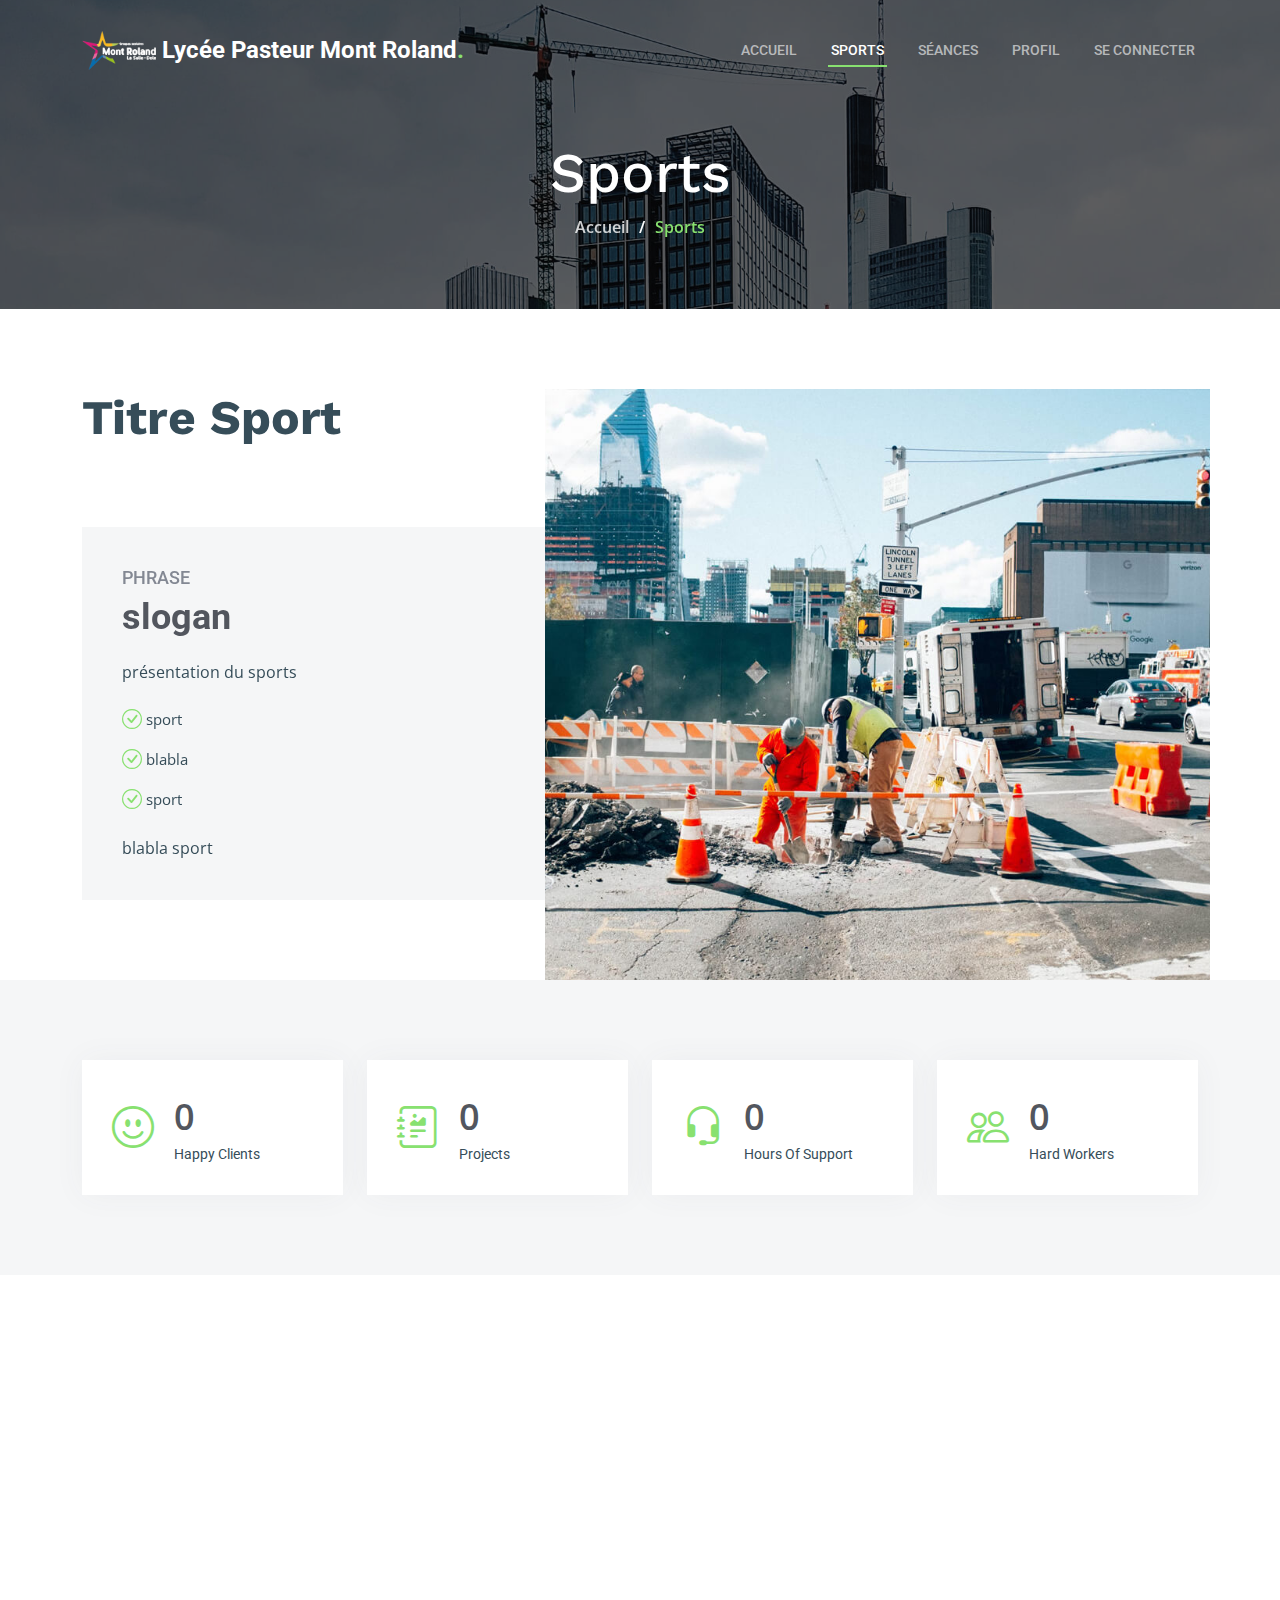
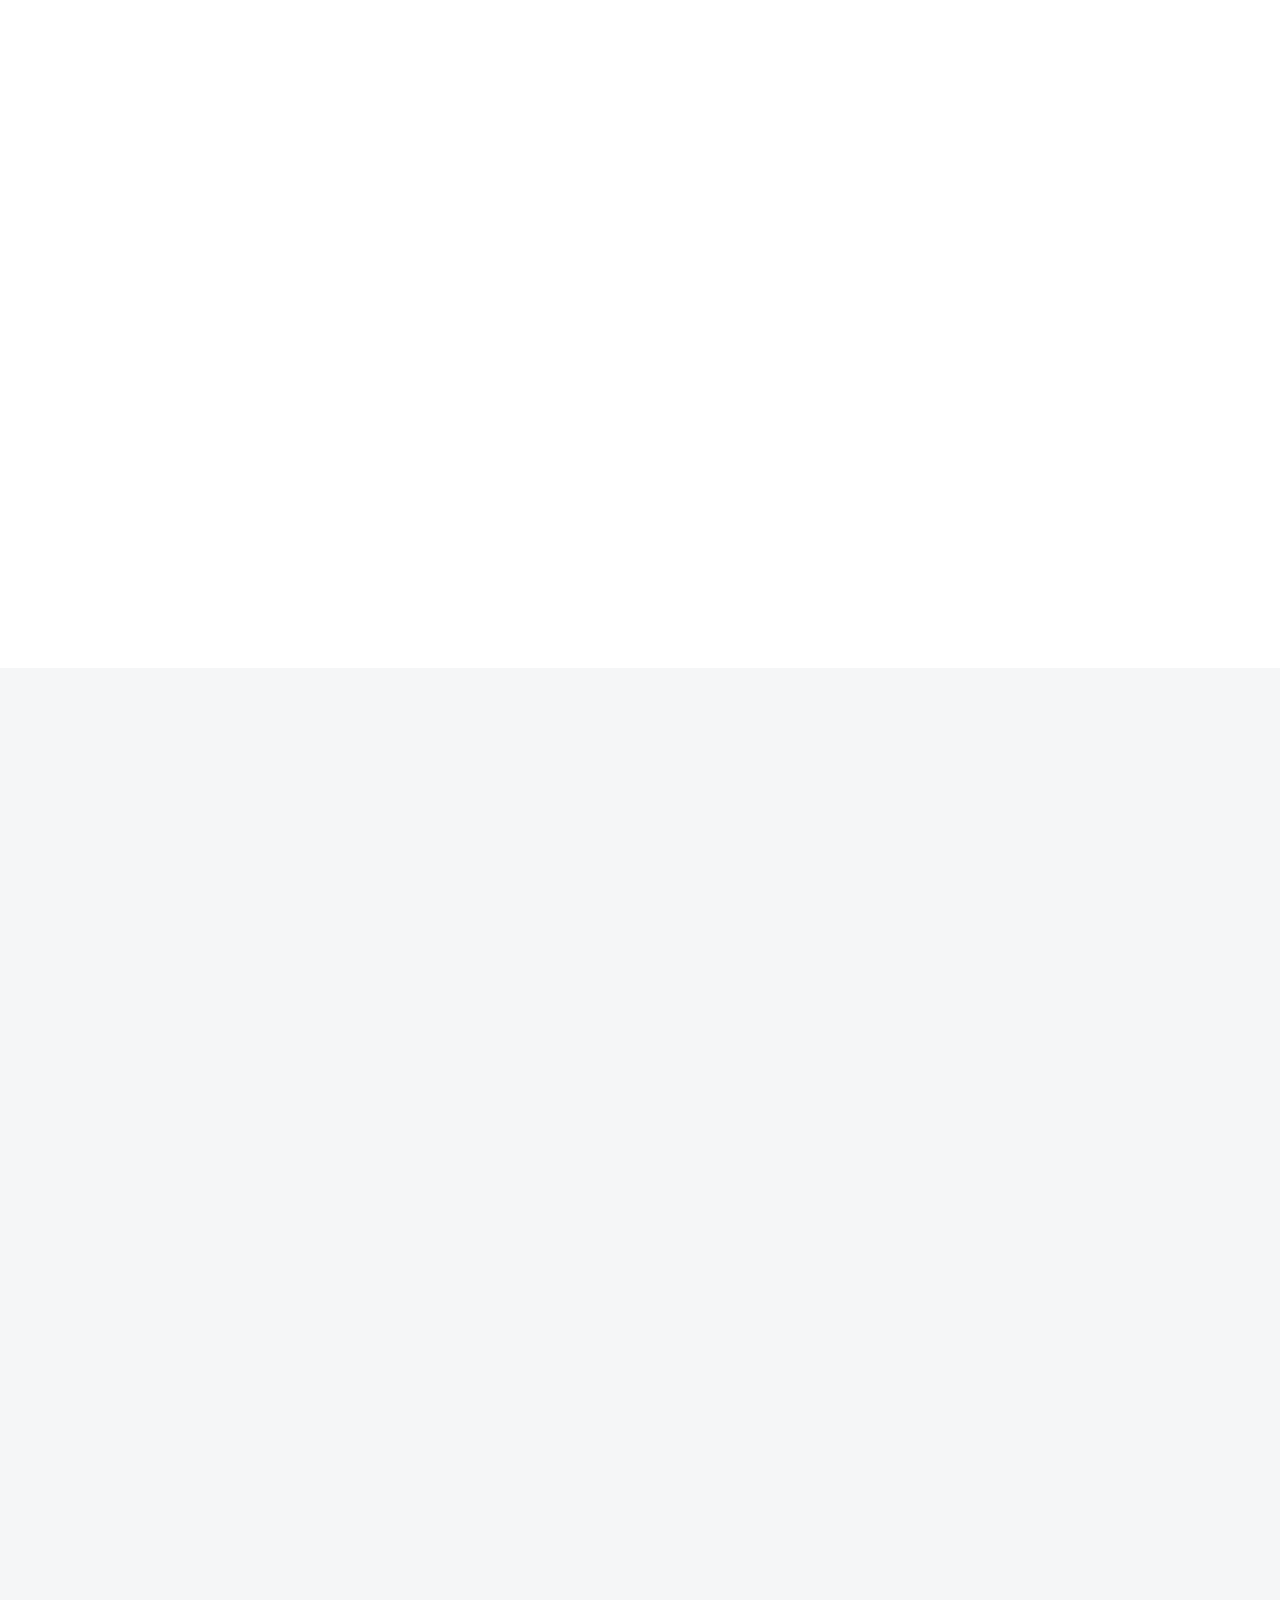
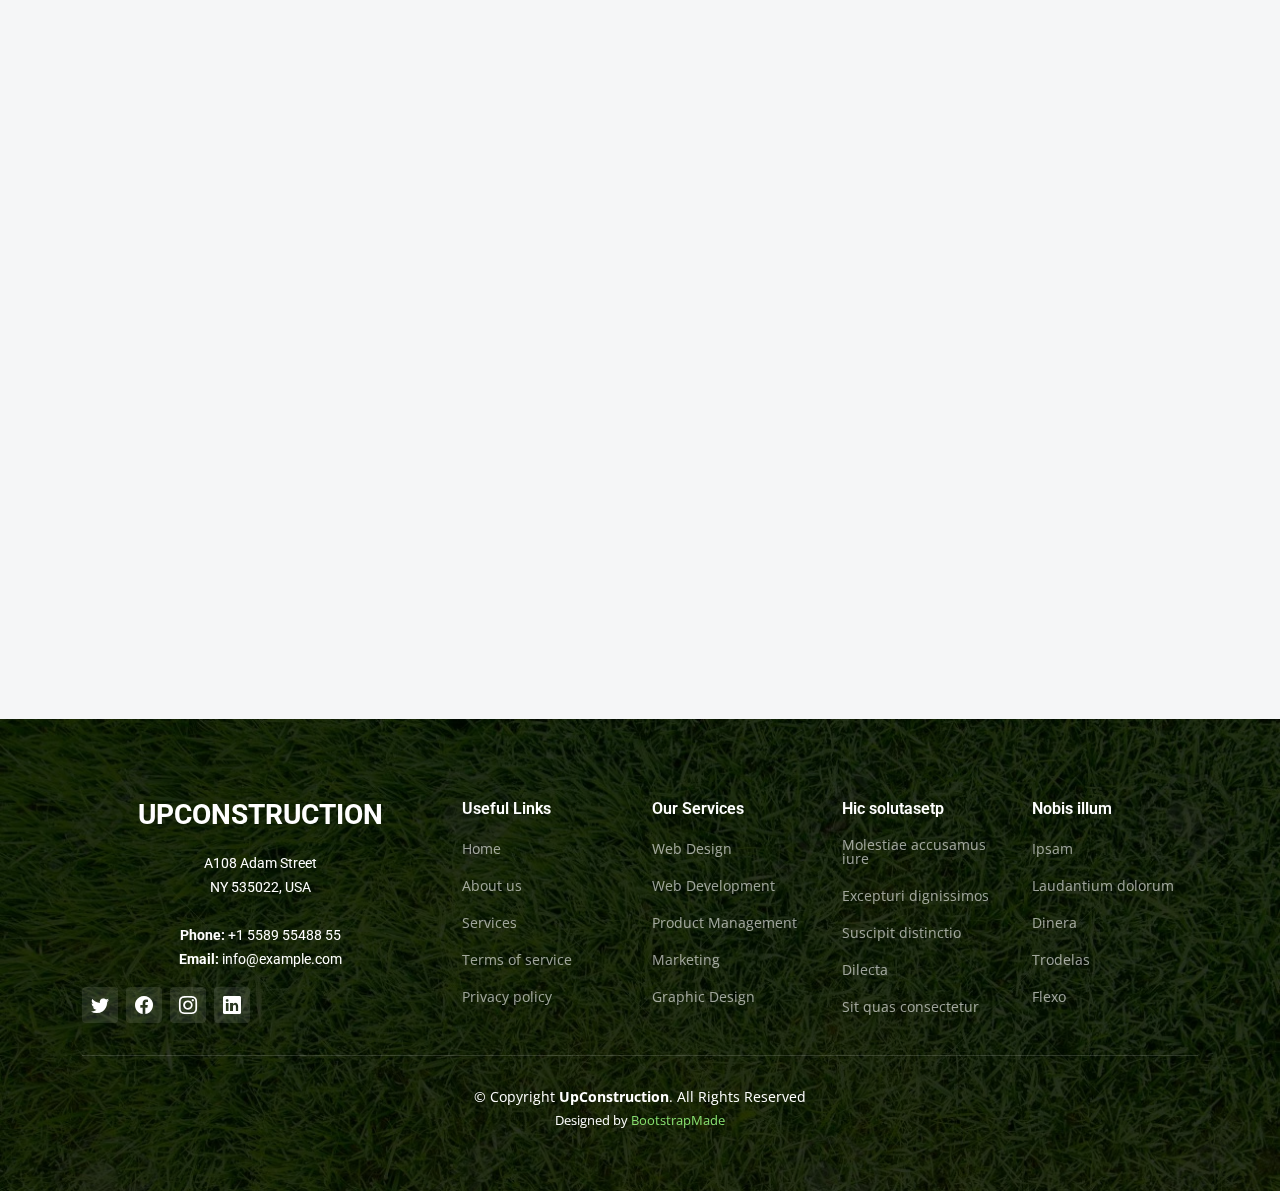
<file: sports.html>
<!DOCTYPE html>
<html lang="en">

<head>
  <meta charset="utf-8">
  <meta content="width=device-width, initial-scale=1.0" name="viewport">

  <title>Sports</title>
  <meta content="" name="description">
  <meta content="" name="keywords">

  <!-- Favicons -->
  <link href="assets/img/favicon.png" rel="icon">
  <link href="assets/img/apple-touch-icon.png" rel="apple-touch-icon">

  <!-- Google Fonts -->
  <link rel="preconnect" href="https://fonts.googleapis.com">
  <link rel="preconnect" href="https://fonts.gstatic.com" crossorigin>
  <link href="https://fonts.googleapis.com/css2?family=Open+Sans:ital,wght@0,300;0,400;0,500;0,600;0,700;1,300;1,400;1,600;1,700&family=Roboto:ital,wght@0,300;0,400;0,500;0,600;0,700;1,300;1,400;1,500;1,600;1,700&family=Work+Sans:ital,wght@0,300;0,400;0,500;0,600;0,700;1,300;1,400;1,500;1,600;1,700&display=swap" rel="stylesheet">

  <!-- Vendor CSS Files -->
  <link href="assets/vendor/bootstrap/css/bootstrap.min.css" rel="stylesheet">
  <link href="assets/vendor/bootstrap-icons/bootstrap-icons.css" rel="stylesheet">
  <link href="assets/vendor/fontawesome-free/css/all.min.css" rel="stylesheet">
  <link href="assets/vendor/aos/aos.css" rel="stylesheet">
  <link href="assets/vendor/glightbox/css/glightbox.min.css" rel="stylesheet">
  <link href="assets/vendor/swiper/swiper-bundle.min.css" rel="stylesheet">

  <!-- Template Main CSS File -->
  <link href="assets/css/main.css" rel="stylesheet">

  <!-- =======================================================
  * Template Name: UpConstruction - v1.3.0
  * Template URL: https://bootstrapmade.com/upconstruction-bootstrap-construction-website-template/
  * Author: BootstrapMade.com
  * License: https://bootstrapmade.com/license/
  ======================================================== -->
</head>

<body>

  <!-- ======= Header ======= -->
  <header id="header" class="header d-flex align-items-center">
    <div class="container-fluid container-xl d-flex align-items-center justify-content-between">

      <a href="accueil.php" class="logo d-flex align-items-center">
        <!-- Uncomment the line below if you also wish to use an image logo -->
        <img src="assets/img/montroland.png" alt="">
        <h1>Lycée Pasteur Mont Roland<span>.</span></h1>
      </a>

      <i class="mobile-nav-toggle mobile-nav-show bi bi-list"></i>
      <i class="mobile-nav-toggle mobile-nav-hide d-none bi bi-x"></i>
      <nav id="navbar" class="navbar">
        <ul>
          <li><a href="accueil.php">Accueil</a></li>
          <li><a href="sports.html" class="active">Sports</a></li>
          <li><a href="seances.html">Séances</a></li>
          <li><a href="profil.html">Profil</a></li>
          <li><a href="login.html">Se connecter</a></li>
        </ul>
      </nav><!-- .navbar -->

    </div>
  </header><!-- End Header -->

  <main id="main">

    <!-- ======= Breadcrumbs ======= -->
    <div class="breadcrumbs d-flex align-items-center" style="background-image: url('assets/img/breadcrumbs-bg.jpg');">
      <div class="container position-relative d-flex flex-column align-items-center" data-aos="fade">

        <h2>Sports</h2>
        <ol>
          <li><a href="index.html">Accueil</a></li>
          <li>Sports</li>
        </ol>

      </div>
    </div><!-- End Breadcrumbs -->

    <!-- ======= About Section ======= -->
    <section id="about" class="about">
      <div class="container" data-aos="fade-up">

        <div class="row position-relative">

          <div class="col-lg-7 about-img" style="background-image: url(assets/img/about.jpg);"></div>

          <div class="col-lg-7">
            <h2>Titre Sport</h2>
            <div class="our-story">
              <h4>Phrase</h4>
              <h3>slogan</h3>
              <p>présentation du sports</p>
              <ul>
                <li><i class="bi bi-check-circle"></i> <span>sport</span></li>
                <li><i class="bi bi-check-circle"></i> <span>blabla</span></li>
                <li><i class="bi bi-check-circle"></i> <span>sport</span></li>
              </ul>
              <p>blabla sport</p>

             
            </div>
          </div>

        </div>

      </div>
    </section>
    <!-- End About Section -->

    <!-- ======= Stats Counter Section ======= -->
    <section id="stats-counter" class="stats-counter section-bg">
      <div class="container">

        <div class="row gy-4">

          <div class="col-lg-3 col-md-6">
            <div class="stats-item d-flex align-items-center w-100 h-100">
              <i class="bi bi-emoji-smile color-blue flex-shrink-0"></i>
              <div>
                <span data-purecounter-start="0" data-purecounter-end="232" data-purecounter-duration="1" class="purecounter"></span>
                <p>Happy Clients</p>
              </div>
            </div>
          </div><!-- End Stats Item -->

          <div class="col-lg-3 col-md-6">
            <div class="stats-item d-flex align-items-center w-100 h-100">
              <i class="bi bi-journal-richtext color-orange flex-shrink-0"></i>
              <div>
                <span data-purecounter-start="0" data-purecounter-end="521" data-purecounter-duration="1" class="purecounter"></span>
                <p>Projects</p>
              </div>
            </div>
          </div><!-- End Stats Item -->

          <div class="col-lg-3 col-md-6">
            <div class="stats-item d-flex align-items-center w-100 h-100">
              <i class="bi bi-headset color-green flex-shrink-0"></i>
              <div>
                <span data-purecounter-start="0" data-purecounter-end="1463" data-purecounter-duration="1" class="purecounter"></span>
                <p>Hours Of Support</p>
              </div>
            </div>
          </div><!-- End Stats Item -->

          <div class="col-lg-3 col-md-6">
            <div class="stats-item d-flex align-items-center w-100 h-100">
              <i class="bi bi-people color-pink flex-shrink-0"></i>
              <div>
                <span data-purecounter-start="0" data-purecounter-end="15" data-purecounter-duration="1" class="purecounter"></span>
                <p>Hard Workers</p>
              </div>
            </div>
          </div><!-- End Stats Item -->

        </div>

      </div>
    </section><!-- End Stats Counter Section -->

    <!-- ======= Alt Services Section ======= -->
    <section id="alt-services" class="alt-services">
      <div class="container" data-aos="fade-up">

        <div class="row justify-content-around gy-4">
          <div class="col-lg-6 img-bg" style="background-image: url(assets/img/alt-services.jpg);" data-aos="zoom-in" data-aos-delay="100"></div>

          <div class="col-lg-5 d-flex flex-column justify-content-center">
            <h3>Enim quis est voluptatibus aliquid consequatur fugiat</h3>
            <p>Esse voluptas cumque vel exercitationem. Reiciendis est hic accusamus. Non ipsam et sed minima temporibus laudantium. Soluta voluptate sed facere corporis dolores excepturi</p>

            <div class="icon-box d-flex position-relative" data-aos="fade-up" data-aos-delay="100">
              <i class="bi bi-easel flex-shrink-0"></i>
              <div>
                <h4><a href="" class="stretched-link">Lorem Ipsum</a></h4>
                <p>Voluptatum deleniti atque corrupti quos dolores et quas molestias excepturi sint occaecati cupiditate non provident</p>
              </div>
            </div><!-- End Icon Box -->

            <div class="icon-box d-flex position-relative" data-aos="fade-up" data-aos-delay="200">
              <i class="bi bi-patch-check flex-shrink-0"></i>
              <div>
                <h4><a href="" class="stretched-link">Nemo Enim</a></h4>
                <p>At vero eos et accusamus et iusto odio dignissimos ducimus qui blanditiis praesentium voluptatum deleniti atque</p>
              </div>
            </div><!-- End Icon Box -->

            <div class="icon-box d-flex position-relative" data-aos="fade-up" data-aos-delay="300">
              <i class="bi bi-brightness-high flex-shrink-0"></i>
              <div>
                <h4><a href="" class="stretched-link">Dine Pad</a></h4>
                <p>Explicabo est voluptatum asperiores consequatur magnam. Et veritatis odit. Sunt aut deserunt minus aut eligendi omnis</p>
              </div>
            </div><!-- End Icon Box -->

            <div class="icon-box d-flex position-relative" data-aos="fade-up" data-aos-delay="400">
              <i class="bi bi-brightness-high flex-shrink-0"></i>
              <div>
                <h4><a href="" class="stretched-link">Tride clov</a></h4>
                <p>Est voluptatem labore deleniti quis a delectus et. Saepe dolorem libero sit non aspernatur odit amet. Et eligendi</p>
              </div>
            </div><!-- End Icon Box -->

          </div>
        </div>

      </div>
    </section><!-- End Alt Services Section -->

    <!-- ======= Alt Services Section 2 ======= -->
    <section id="alt-services-2" class="alt-services section-bg">
      <div class="container" data-aos="fade-up">

        <div class="row justify-content-around gy-4">
          <div class="col-lg-5 d-flex flex-column justify-content-center">
            <h3>Non quasi officia eum nobis et rerum epudiandae rem voluptatem</h3>
            <p>Maxime quia dolorum alias perspiciatis. Earum voluptatem sint at non. Ducimus maxime minima iste magni sit praesentium assumenda minus. Amet rerum saepe tempora vero.</p>

            <div class="icon-box d-flex position-relative" data-aos="fade-up" data-aos-delay="100">
              <i class="bi bi-easel flex-shrink-0"></i>
              <div>
                <h4><a href="" class="stretched-link">Lorem Ipsum</a></h4>
                <p>Voluptatum deleniti atque corrupti quos dolores et quas molestias excepturi sint occaecati cupiditate non provident</p>
              </div>
            </div><!-- End Icon Box -->

            <div class="icon-box d-flex position-relative" data-aos="fade-up" data-aos-delay="200">
              <i class="bi bi-patch-check flex-shrink-0"></i>
              <div>
                <h4><a href="" class="stretched-link">Nemo Enim</a></h4>
                <p>At vero eos et accusamus et iusto odio dignissimos ducimus qui blanditiis praesentium voluptatum deleniti atque</p>
              </div>
            </div><!-- End Icon Box -->

            <div class="icon-box d-flex position-relative" data-aos="fade-up" data-aos-delay="300">
              <i class="bi bi-brightness-high flex-shrink-0"></i>
              <div>
                <h4><a href="" class="stretched-link">Dine Pad</a></h4>
                <p>Explicabo est voluptatum asperiores consequatur magnam. Et veritatis odit. Sunt aut deserunt minus aut eligendi omnis</p>
              </div>
            </div><!-- End Icon Box -->

            <div class="icon-box d-flex position-relative" data-aos="fade-up" data-aos-delay="400">
              <i class="bi bi-brightness-high flex-shrink-0"></i>
              <div>
                <h4><a href="" class="stretched-link">Tride clov</a></h4>
                <p>Est voluptatem labore deleniti quis a delectus et. Saepe dolorem libero sit non aspernatur odit amet. Et eligendi</p>
              </div>
            </div><!-- End Icon Box -->
          </div>

          <div class="col-lg-6 img-bg" style="background-image: url(assets/img/alt-services-2.jpg);" data-aos="zoom-in" data-aos-delay="100"></div>
        </div>

      </div>
    </section><!-- End Alt Services Section 2 -->

    <!-- ======= Testimonials Section ======= -->
    <section id="testimonials" class="testimonials section-bg">
      <div class="container" data-aos="fade-up">

        <div class="section-header">
          <h2>Carrouselle Sport Récape ?</h2>
          <p>Récapitulatif sport ?</p>
        </div>

        <div class="slides-2 swiper">
          <div class="swiper-wrapper">

            <div class="swiper-slide">
              <div class="testimonial-wrap">
                <div class="testimonial-item">
                  <img src="assets/img/testimonials/testimonials-1.jpg" class="testimonial-img" alt="">
                  <h3>Saul Goodman</h3>
                  <h4>Ceo &amp; Founder</h4>
                  <div class="stars">
                    <i class="bi bi-star-fill"></i><i class="bi bi-star-fill"></i><i class="bi bi-star-fill"></i><i class="bi bi-star-fill"></i><i class="bi bi-star-fill"></i>
                  </div>
                  <p>
                    <i class="bi bi-quote quote-icon-left"></i>
                    Proin iaculis purus consequat sem cure digni ssim donec porttitora entum suscipit rhoncus. Accusantium quam, ultricies eget id, aliquam eget nibh et. Maecen aliquam, risus at semper.
                    <i class="bi bi-quote quote-icon-right"></i>
                  </p>
                </div>
              </div>
            </div><!-- End testimonial item -->

            <div class="swiper-slide">
              <div class="testimonial-wrap">
                <div class="testimonial-item">
                  <img src="assets/img/testimonials/testimonials-2.jpg" class="testimonial-img" alt="">
                  <h3>Sara Wilsson</h3>
                  <h4>Designer</h4>
                  <div class="stars">
                    <i class="bi bi-star-fill"></i><i class="bi bi-star-fill"></i><i class="bi bi-star-fill"></i><i class="bi bi-star-fill"></i><i class="bi bi-star-fill"></i>
                  </div>
                  <p>
                    <i class="bi bi-quote quote-icon-left"></i>
                    Export tempor illum tamen malis malis eram quae irure esse labore quem cillum quid cillum eram malis quorum velit fore eram velit sunt aliqua noster fugiat irure amet legam anim culpa.
                    <i class="bi bi-quote quote-icon-right"></i>
                  </p>
                </div>
              </div>
            </div><!-- End testimonial item -->

            <div class="swiper-slide">
              <div class="testimonial-wrap">
                <div class="testimonial-item">
                  <img src="assets/img/testimonials/testimonials-3.jpg" class="testimonial-img" alt="">
                  <h3>Jena Karlis</h3>
                  <h4>Store Owner</h4>
                  <div class="stars">
                    <i class="bi bi-star-fill"></i><i class="bi bi-star-fill"></i><i class="bi bi-star-fill"></i><i class="bi bi-star-fill"></i><i class="bi bi-star-fill"></i>
                  </div>
                  <p>
                    <i class="bi bi-quote quote-icon-left"></i>
                    Enim nisi quem export duis labore cillum quae magna enim sint quorum nulla quem veniam duis minim tempor labore quem eram duis noster aute amet eram fore quis sint minim.
                    <i class="bi bi-quote quote-icon-right"></i>
                  </p>
                </div>
              </div>
            </div><!-- End testimonial item -->

            <div class="swiper-slide">
              <div class="testimonial-wrap">
                <div class="testimonial-item">
                  <img src="assets/img/testimonials/testimonials-4.jpg" class="testimonial-img" alt="">
                  <h3>Matt Brandon</h3>
                  <h4>Freelancer</h4>
                  <div class="stars">
                    <i class="bi bi-star-fill"></i><i class="bi bi-star-fill"></i><i class="bi bi-star-fill"></i><i class="bi bi-star-fill"></i><i class="bi bi-star-fill"></i>
                  </div>
                  <p>
                    <i class="bi bi-quote quote-icon-left"></i>
                    Fugiat enim eram quae cillum dolore dolor amet nulla culpa multos export minim fugiat minim velit minim dolor enim duis veniam ipsum anim magna sunt elit fore quem dolore labore illum veniam.
                    <i class="bi bi-quote quote-icon-right"></i>
                  </p>
                </div>
              </div>
            </div><!-- End testimonial item -->

            <div class="swiper-slide">
              <div class="testimonial-wrap">
                <div class="testimonial-item">
                  <img src="assets/img/testimonials/testimonials-5.jpg" class="testimonial-img" alt="">
                  <h3>John Larson</h3>
                  <h4>Entrepreneur</h4>
                  <div class="stars">
                    <i class="bi bi-star-fill"></i><i class="bi bi-star-fill"></i><i class="bi bi-star-fill"></i><i class="bi bi-star-fill"></i><i class="bi bi-star-fill"></i>
                  </div>
                  <p>
                    <i class="bi bi-quote quote-icon-left"></i>
                    Quis quorum aliqua sint quem legam fore sunt eram irure aliqua veniam tempor noster veniam enim culpa labore duis sunt culpa nulla illum cillum fugiat legam esse veniam culpa fore nisi cillum quid.
                    <i class="bi bi-quote quote-icon-right"></i>
                  </p>
                </div>
              </div>
            </div><!-- End testimonial item -->

          </div>
          <div class="swiper-pagination"></div>
        </div>

      </div>
    </section><!-- End Testimonials Section -->

  </main><!-- End #main -->

  <!-- ======= Footer ======= -->
  <footer id="footer" class="footer">

    <div class="footer-content position-relative">
      <div class="container">
        <div class="row">

          <div class="col-lg-4 col-md-6">
            <div class="footer-info">
              <h3>UpConstruction</h3>
              <p>
                A108 Adam Street <br>
                NY 535022, USA<br><br>
                <strong>Phone:</strong> +1 5589 55488 55<br>
                <strong>Email:</strong> info@example.com<br>
              </p>
              <div class="social-links d-flex mt-3">
                <a href="#" class="d-flex align-items-center justify-content-center"><i class="bi bi-twitter"></i></a>
                <a href="#" class="d-flex align-items-center justify-content-center"><i class="bi bi-facebook"></i></a>
                <a href="#" class="d-flex align-items-center justify-content-center"><i class="bi bi-instagram"></i></a>
                <a href="#" class="d-flex align-items-center justify-content-center"><i class="bi bi-linkedin"></i></a>
              </div>
            </div>
          </div><!-- End footer info column-->

          <div class="col-lg-2 col-md-3 footer-links">
            <h4>Useful Links</h4>
            <ul>
              <li><a href="#">Home</a></li>
              <li><a href="#">About us</a></li>
              <li><a href="#">Services</a></li>
              <li><a href="#">Terms of service</a></li>
              <li><a href="#">Privacy policy</a></li>
            </ul>
          </div><!-- End footer links column-->

          <div class="col-lg-2 col-md-3 footer-links">
            <h4>Our Services</h4>
            <ul>
              <li><a href="#">Web Design</a></li>
              <li><a href="#">Web Development</a></li>
              <li><a href="#">Product Management</a></li>
              <li><a href="#">Marketing</a></li>
              <li><a href="#">Graphic Design</a></li>
            </ul>
          </div><!-- End footer links column-->

          <div class="col-lg-2 col-md-3 footer-links">
            <h4>Hic solutasetp</h4>
            <ul>
              <li><a href="#">Molestiae accusamus iure</a></li>
              <li><a href="#">Excepturi dignissimos</a></li>
              <li><a href="#">Suscipit distinctio</a></li>
              <li><a href="#">Dilecta</a></li>
              <li><a href="#">Sit quas consectetur</a></li>
            </ul>
          </div><!-- End footer links column-->

          <div class="col-lg-2 col-md-3 footer-links">
            <h4>Nobis illum</h4>
            <ul>
              <li><a href="#">Ipsam</a></li>
              <li><a href="#">Laudantium dolorum</a></li>
              <li><a href="#">Dinera</a></li>
              <li><a href="#">Trodelas</a></li>
              <li><a href="#">Flexo</a></li>
            </ul>
          </div><!-- End footer links column-->

        </div>
      </div>
    </div>

    <div class="footer-legal text-center position-relative">
      <div class="container">
        <div class="copyright">
          &copy; Copyright <strong><span>UpConstruction</span></strong>. All Rights Reserved
        </div>
        <div class="credits">
          <!-- All the links in the footer should remain intact. -->
          <!-- You can delete the links only if you purchased the pro version. -->
          <!-- Licensing information: https://bootstrapmade.com/license/ -->
          <!-- Purchase the pro version with working PHP/AJAX contact form: https://bootstrapmade.com/upconstruction-bootstrap-construction-website-template/ -->
          Designed by <a href="https://bootstrapmade.com/">BootstrapMade</a>
        </div>
      </div>
    </div>

  </footer>
  <!-- End Footer -->

  <a href="#" class="scroll-top d-flex align-items-center justify-content-center"><i class="bi bi-arrow-up-short"></i></a>

  <div id="preloader"></div>

  <!-- Vendor JS Files -->
  <script src="assets/vendor/bootstrap/js/bootstrap.bundle.min.js"></script>
  <script src="assets/vendor/aos/aos.js"></script>
  <script src="assets/vendor/glightbox/js/glightbox.min.js"></script>
  <script src="assets/vendor/isotope-layout/isotope.pkgd.min.js"></script>
  <script src="assets/vendor/swiper/swiper-bundle.min.js"></script>
  <script src="assets/vendor/purecounter/purecounter_vanilla.js"></script>
  <script src="assets/vendor/php-email-form/validate.js"></script>

  <!-- Template Main JS File -->
  <script src="assets/js/main.js"></script>

</body>

</html>
</file>
<file: assets/css/main.css>
/**
* Template Name: UpConstruction - v1.3.0
* Template URL: https://bootstrapmade.com/upconstruction-bootstrap-construction-website-template/
* Author: BootstrapMade.com
* License: https://bootstrapmade.com/license/
*/

/*--------------------------------------------------------------
# Set main reusable colors and fonts using CSS variables
# Learn more about CSS variables at https://developer.mozilla.org/en-US/docs/Web/CSS/Using_CSS_custom_properties
--------------------------------------------------------------*/
/* Fonts */
:root {
  --font-default: "Open Sans", system-ui, -apple-system, "Segoe UI", Roboto, "Helvetica Neue", Arial, "Noto Sans", "Liberation Sans", sans-serif, "Apple Color Emoji", "Segoe UI Emoji", "Segoe UI Symbol", "Noto Color Emoji";
  --font-primary: "Roboto", sans-serif;
  --font-secondary: "Work Sans", sans-serif;
}

/* Colors */
:root {
  --color-default: #364d59;
  --color-primary: #88E170;
  --color-secondary: #52565e;
}

/* Smooth scroll behavior */
:root {
  scroll-behavior: smooth;
}

/*--------------------------------------------------------------
# General
--------------------------------------------------------------*/
body {
  font-family: var(--font-default);
  color: var(--color-default);
  overflow-x: hidden;
}

a {
  color: var(--color-primary);
  text-decoration: none;
}

a:hover {
  color: #ffc732;
  text-decoration: none;
}

h1,
h2,
h3,
h4,
h5,
h6 {
  font-family: var(--font-primary);
}

/*--------------------------------------------------------------
# Sections & Section Header
--------------------------------------------------------------*/
section {
  padding: 80px 0;
  overflow: hidden;
}

.section-bg {
  background-color: #f5f6f7;
}

.section-header {
  text-align: center;
  padding-bottom: 70px;
}

.section-header h2 {
  font-size: 32px;
  font-weight: 700;
  position: relative;
  color: #2e3135;
}

.section-header h2:before,
.section-header h2:after {
  content: "";
  width: 50px;
  height: 2px;
  background: var(--color-primary);
  display: inline-block;
}

.section-header h2:before {
  margin: 0 15px 10px 0;
}

.section-header h2:after {
  margin: 0 0 10px 15px;
}

.section-header p {
  margin: 0 auto 0 auto;
}

@media (min-width: 1199px) {
  .section-header p {
    max-width: 60%;
  }
}

/*--------------------------------------------------------------
# Breadcrumbs
--------------------------------------------------------------*/
.breadcrumbs {
  padding: 140px 0 60px 0;
  min-height: 30vh;
  position: relative;
  background-size: cover;
  background-position: center;
  background-repeat: no-repeat;
}

.breadcrumbs:before {
  content: "";
  background-color: rgba(0, 0, 0, 0.6);
  position: absolute;
  inset: 0;
}

.breadcrumbs h2 {
  font-size: 56px;
  font-weight: 500;
  color: #fff;
  font-family: var(--font-secondary);
}

.breadcrumbs ol {
  display: flex;
  flex-wrap: wrap;
  list-style: none;
  padding: 0 0 10px 0;
  margin: 0;
  font-size: 16px;
  font-weight: 600;
  color: var(--color-primary);
}

.breadcrumbs ol a {
  color: rgba(255, 255, 255, 0.8);
  transition: 0.3s;
}

.breadcrumbs ol a:hover {
  text-decoration: underline;
}

.breadcrumbs ol li+li {
  padding-left: 10px;
}

.breadcrumbs ol li+li::before {
  display: inline-block;
  padding-right: 10px;
  color: #fff;
  content: "/";
}

/*--------------------------------------------------------------
# Scroll top button
--------------------------------------------------------------*/
.scroll-top {
  position: fixed;
  visibility: hidden;
  opacity: 0;
  right: 15px;
  bottom: 15px;
  z-index: 99999;
  background: var(--color-primary);
  width: 40px;
  height: 40px;
  border-radius: 4px;
  transition: all 0.4s;
}

.scroll-top i {
  font-size: 24px;
  color: var(--color-secondary);
  line-height: 0;
}

.scroll-top:hover {
  background: #ffc732;
  color: #fff;
}

.scroll-top.active {
  visibility: visible;
  opacity: 1;
}

/*--------------------------------------------------------------
# Preloader
--------------------------------------------------------------*/
#preloader {
  position: fixed;
  inset: 0;
  z-index: 999999;
  overflow: hidden;
  background: #fff;
  transition: all 0.6s ease-out;
}

#preloader:before {
  content: "";
  position: fixed;
  top: calc(50% - 30px);
  left: calc(50% - 30px);
  border: 6px solid #fff;
  border-color: var(--color-primary) transparent var(--color-primary) transparent;
  border-radius: 50%;
  width: 60px;
  height: 60px;
  -webkit-animation: animate-preloader 1.5s linear infinite;
  animation: animate-preloader 1.5s linear infinite;
}

@-webkit-keyframes animate-preloader {
  0% {
    transform: rotate(0deg);
  }

  100% {
    transform: rotate(360deg);
  }
}

@keyframes animate-preloader {
  0% {
    transform: rotate(0deg);
  }

  100% {
    transform: rotate(360deg);
  }
}

/*--------------------------------------------------------------
# Disable aos animation delay on mobile devices
--------------------------------------------------------------*/
@media screen and (max-width: 768px) {
  [data-aos-delay] {
    transition-delay: 0 !important;
  }
}

/*--------------------------------------------------------------
# Header
--------------------------------------------------------------*/
.header {
  z-index: 997;
  position: absolute;
  padding: 30px 0;
  top: 0;
  left: 0;
  right: 0;
}

.header .logo img {
  max-height: 40px;
  margin-right: 6px;
}

.header .logo h1 {
  font-size: 24px;
  font-weight: 700;
  color: #fff;
  margin-bottom: 0;
  font-family: var(--font-primary);
}

.header .logo h1 span {
  color: var(--color-primary);
}

/*--------------------------------------------------------------
# Desktop Navigation
--------------------------------------------------------------*/
@media (min-width: 1280px) {
  .navbar {
    padding: 0;
  }

  .navbar ul {
    margin: 0;
    padding: 0;
    display: flex;
    list-style: none;
    align-items: center;
  }

  .navbar li {
    position: relative;
  }

  .navbar>ul>li {
    white-space: nowrap;
    padding: 10px 0 10px 28px;
  }

  .navbar a,
  .navbar a:focus {
    display: flex;
    align-items: center;
    justify-content: space-between;
    padding: 0 3px;
    font-family: var(--font-primary);
    font-size: 14px;
    font-weight: 500;
    color: rgba(255, 255, 255, 0.6);
    text-transform: uppercase;
    white-space: nowrap;
    transition: 0.3s;
    position: relative;
  }

  .navbar a i,
  .navbar a:focus i {
    font-size: 12px;
    line-height: 0;
    margin-left: 5px;
  }

  .navbar>ul>li>a:before {
    content: "";
    position: absolute;
    width: 100%;
    height: 2px;
    bottom: -6px;
    left: 0;
    background-color: var(--color-primary);
    visibility: hidden;
    width: 0px;
    transition: all 0.3s ease-in-out 0s;
  }

  .navbar a:hover:before,
  .navbar li:hover>a:before,
  .navbar .active:before {
    visibility: visible;
    width: 100%;
  }

  .navbar a:hover,
  .navbar .active,
  .navbar .active:focus,
  .navbar li:hover>a {
    color: #fff;
  }

  .navbar .dropdown ul {
    display: block;
    position: absolute;
    left: 28px;
    top: calc(100% + 30px);
    margin: 0;
    padding: 10px 0;
    z-index: 99;
    opacity: 0;
    visibility: hidden;
    background: #fff;
    box-shadow: 0px 0px 30px rgba(127, 137, 161, 0.25);
    transition: 0.3s;
  }

  .navbar .dropdown ul li {
    min-width: 200px;
  }

  .navbar .dropdown ul a {
    padding: 10px 20px;
    font-size: 15px;
    text-transform: none;
    color: var(--color-default);
    font-weight: 400;
  }

  .navbar .dropdown ul a i {
    font-size: 12px;
  }

  .navbar .dropdown ul a:hover,
  .navbar .dropdown ul .active:hover,
  .navbar .dropdown ul li:hover>a {
    color: var(--color-primary);
  }

  .navbar .dropdown:hover>ul {
    opacity: 1;
    top: 100%;
    visibility: visible;
  }

  .navbar .dropdown .dropdown ul {
    top: 0;
    left: calc(100% - 30px);
    visibility: hidden;
  }

  .navbar .dropdown .dropdown:hover>ul {
    opacity: 1;
    top: 0;
    left: 100%;
    visibility: visible;
  }
}

@media (min-width: 1280px) and (max-width: 1366px) {
  .navbar .dropdown .dropdown ul {
    left: -90%;
  }

  .navbar .dropdown .dropdown:hover>ul {
    left: -100%;
  }
}

@media (min-width: 1280px) {

  .mobile-nav-show,
  .mobile-nav-hide {
    display: none;
  }
}

/*--------------------------------------------------------------
# Mobile Navigation
--------------------------------------------------------------*/
@media (max-width: 1279px) {
  .navbar {
    position: fixed;
    top: 0;
    right: -100%;
    width: 100%;
    max-width: 400px;
    bottom: 0;
    transition: 0.3s;
    z-index: 9997;
  }

  .navbar ul {
    position: absolute;
    inset: 0;
    padding: 50px 0 10px 0;
    margin: 0;
    background: rgba(0, 0, 0, 0.8);
    overflow-y: auto;
    transition: 0.3s;
    z-index: 9998;
  }

  .navbar a,
  .navbar a:focus {
    display: flex;
    align-items: center;
    justify-content: space-between;
    padding: 10px 20px;
    font-family: var(--font-primary);
    font-size: 15px;
    font-weight: 500;
    color: rgba(255, 255, 255, 0.7);
    white-space: nowrap;
    text-transform: uppercase;
    transition: 0.3s;
  }

  .navbar a i,
  .navbar a:focus i {
    font-size: 12px;
    line-height: 0;
    margin-left: 5px;
  }

  .navbar a:hover,
  .navbar .active,
  .navbar .active:focus,
  .navbar li:hover>a {
    color: #fff;
  }

  .navbar .dropdown ul,
  .navbar .dropdown .dropdown ul {
    position: static;
    display: none;
    padding: 10px 0;
    margin: 10px 20px;
    transition: all 0.5s ease-in-out;
    border: 1px solid #222428;
  }

  .navbar .dropdown>.dropdown-active,
  .navbar .dropdown .dropdown>.dropdown-active {
    display: block;
  }

  .mobile-nav-show {
    position: relative;
    color: #fff;
    font-size: 28px;
    cursor: pointer;
    line-height: 0;
    transition: 0.5s;
    z-index: 9999;
    padding-right: 10px;
  }

  .mobile-nav-hide {
    color: #fff;
    font-size: 32px;
    cursor: pointer;
    line-height: 0;
    transition: 0.5s;
    position: fixed;
    right: 20px;
    top: 20px;
    z-index: 9999;
  }

  .mobile-nav-active {
    overflow: hidden;
  }

  .mobile-nav-active .navbar {
    right: 0;
  }

  .mobile-nav-active .navbar:before {
    content: "";
    position: fixed;
    inset: 0;
    background: rgba(0, 0, 0, 0.6);
    z-index: 9996;
  }
}

/*--------------------------------------------------------------
# Get Started Section
--------------------------------------------------------------*/
.get-started .content {
  padding: 30px 0;
}

.get-started .content h3 {
  font-size: 36px;
  color: var(--color-secondary);
  font-weight: 600;
  margin-bottom: 25px;
  padding-bottom: 25px;
  position: relative;
}

.get-started .content h3:after {
  content: "";
  position: absolute;
  display: block;
  width: 60px;
  height: 4px;
  background: var(--color-primary);
  left: 0;
  bottom: 0;
}

.get-started .content p {
  font-size: 14px;
}

.get-started .php-email-form {
  background: #fff;
  padding: 30px;
  height: 100%;
}

@media (max-width: 575px) {
  .get-started .php-email-form {
    padding: 20px;
  }
}

.get-started .php-email-form h3 {
  font-size: 14px;
  font-weight: 700;
  text-transform: uppercase;
  letter-spacing: 1px;
}

.get-started .php-email-form p {
  font-size: 14px;
  margin-bottom: 20px;
}

.get-started .php-email-form .error-message {
  display: none;
  color: #fff;
  background: #df1529;
  text-align: left;
  padding: 15px;
  margin-bottom: 24px;
  font-weight: 600;
}

.get-started .php-email-form .sent-message {
  display: none;
  color: #fff;
  background: #059652;
  text-align: center;
  padding: 15px;
  margin-bottom: 24px;
  font-weight: 600;
}

.get-started .php-email-form .loading {
  display: none;
  background: #fff;
  text-align: center;
  padding: 15px;
  margin-bottom: 24px;
}

.get-started .php-email-form .loading:before {
  content: "";
  display: inline-block;
  border-radius: 50%;
  width: 24px;
  height: 24px;
  margin: 0 10px -6px 0;
  border: 3px solid #059652;
  border-top-color: #fff;
  -webkit-animation: animate-loading 1s linear infinite;
  animation: animate-loading 1s linear infinite;
}

.get-started .php-email-form input,
.get-started .php-email-form textarea {
  border-radius: 0;
  box-shadow: none;
  font-size: 14px;
  border-radius: 0;
}

.get-started .php-email-form input:focus,
.get-started .php-email-form textarea:focus {
  border-color: var(--color-primary);
}

.get-started .php-email-form input {
  padding: 12px 15px;
}

.get-started .php-email-form textarea {
  padding: 12px 15px;
}

.get-started .php-email-form button[type=submit] {
  background: var(--color-primary);
  border: 0;
  padding: 10px 30px;
  color: #fff;
  transition: 0.4s;
  border-radius: 4px;
}

.get-started .php-email-form button[type=submit]:hover {
  background: rgba(254, 185, 0, 0.8);
}

@-webkit-keyframes animate-loading {
  0% {
    transform: rotate(0deg);
  }

  100% {
    transform: rotate(360deg);
  }
}

@keyframes animate-loading {
  0% {
    transform: rotate(0deg);
  }

  100% {
    transform: rotate(360deg);
  }
}

/*--------------------------------------------------------------
# Constructions Section
--------------------------------------------------------------*/
.constructions .card-item {
  border: 1px solid rgba(82, 86, 94, 0.2);
  background: #fff;
  position: relative;
  border-radius: 0;
}

.constructions .card-item .card-bg {
  min-height: 300px;
  background-size: cover;
  background-position: center;
  background-repeat: no-repeat;
}

.constructions .card-item .card-body {
  padding: 30px;
}

.constructions .card-item h4 {
  font-weight: 700;
  font-size: 20px;
  margin-bottom: 15px;
  color: var(--color-secondary);
}

.constructions .card-item p {
  color: var(--color-secondary);
  margin: 0;
}

/*--------------------------------------------------------------
# Services Section
--------------------------------------------------------------*/
.services .service-item {
  padding: 40px;
  background: #fff;
  height: 100%;
}

.services .service-item .icon {
  width: 48px;
  height: 48px;
  position: relative;
  margin-bottom: 50px;
}

.services .service-item .icon i {
  color: var(--color-secondary);
  font-size: 40px;
  transition: ease-in-out 0.3s;
  z-index: 2;
  position: relative;
  line-height: 1.8;
}

.services .service-item .icon:before {
  position: absolute;
  content: "";
  height: 100%;
  width: 100%;
  background: #f0f1f2;
  border-radius: 50px;
  z-index: 1;
  top: 10px;
  right: -15px;
  transition: 0.3s;
}

.services .service-item h3 {
  color: var(--color-default);
  font-weight: 700;
  margin: 0 0 20px 0;
  padding-bottom: 8px;
  font-size: 22px;
  position: relative;
  display: inline-block;
  border-bottom: 4px solid #ebebed;
  transition: 0.3s;
}

.services .service-item p {
  line-height: 24px;
  font-size: 14px;
  margin-bottom: 0;
}

.services .service-item .readmore {
  margin-top: 15px;
  display: inline-block;
  color: var(--color-primary);
}

.services .service-item:hover .icon:before {
  background: var(--color-primary);
}

.services .service-item:hover h3 {
  border-color: var(--color-primary);
}

/*--------------------------------------------------------------
# Features Section
--------------------------------------------------------------*/
.features .nav-tabs {
  border: 0;
}

.features .nav-link {
  padding: 15px 0;
  transition: 0.3s;
  color: var(--color-secondary);
  border-radius: 0;
  display: flex;
  align-items: center;
  justify-content: center;
  cursor: pointer;
  height: 100%;
  border: 0;
  border-bottom: 4px solid #e2e4e6;
}

.features .nav-link i {
  padding-right: 15px;
  font-size: 48px;
}

.features .nav-link h4 {
  font-size: 18px;
  font-weight: 600;
  margin: 0;
}

@media (max-width: 575px) {
  .features .nav-link h4 {
    font-size: 16px;
  }
}

.features .nav-link:hover {
  color: var(--color-primary);
}

.features .nav-link.active {
  color: var(--color-primary);
  background-color: transparent;
  border-color: var(--color-primary);
}

.features .tab-content {
  margin-top: 30px;
}

.features .tab-pane h3 {
  font-weight: 700;
  font-size: 32px;
  position: relative;
  margin-bottom: 20px;
  padding-bottom: 20px;
}

.features .tab-pane h3:after {
  content: "";
  position: absolute;
  display: block;
  width: 60px;
  height: 3px;
  background: var(--color-primary);
  left: 0;
  bottom: 0;
}

.features .tab-pane ul {
  list-style: none;
  padding: 0;
}

.features .tab-pane ul li {
  padding-top: 10px;
}

.features .tab-pane ul i {
  font-size: 20px;
  padding-right: 4px;
  color: var(--color-primary);
}

.features .tab-pane p:last-child {
  margin-bottom: 0;
}

/*--------------------------------------------------------------
# Our Projects Section
--------------------------------------------------------------*/
.projects .portfolio-flters {
  padding: 0;
  margin: 0 auto 20px auto;
  list-style: none;
  text-align: center;
}

.projects .portfolio-flters li {
  cursor: pointer;
  display: inline-block;
  padding: 0;
  font-size: 18px;
  font-weight: 500;
  margin: 0 10px;
  line-height: 1;
  margin-bottom: 5px;
  transition: all 0.3s ease-in-out;
}

.projects .portfolio-flters li:hover,
.projects .portfolio-flters li.filter-active {
  color: var(--color-primary);
}

.projects .portfolio-flters li:first-child {
  margin-left: 0;
}

.projects .portfolio-flters li:last-child {
  margin-right: 0;
}

@media (max-width: 575px) {
  .projects .portfolio-flters li {
    font-size: 14px;
    margin: 0 5px;
  }
}

.projects .portfolio-content {
  position: relative;
  overflow: hidden;
}

.projects .portfolio-content img {
  transition: 0.3s;
}

.projects .portfolio-content .portfolio-info {
  opacity: 0;
  position: absolute;
  inset: 0;
  z-index: 3;
  transition: all ease-in-out 0.3s;
  background: rgba(0, 0, 0, 0.6);
  padding: 15px;
}

.projects .portfolio-content .portfolio-info h4 {
  font-size: 14px;
  padding: 5px 10px;
  font-weight: 400;
  color: #fff;
  display: inline-block;
  background-color: var(--color-primary);
}

.projects .portfolio-content .portfolio-info p {
  position: absolute;
  bottom: 10px;
  text-align: center;
  display: inline-block;
  left: 0;
  right: 0;
  font-size: 16px;
  font-weight: 600;
  color: rgba(255, 255, 255, 0.8);
}

.projects .portfolio-content .portfolio-info .preview-link,
.projects .portfolio-content .portfolio-info .details-link {
  position: absolute;
  left: calc(50% - 40px);
  font-size: 26px;
  top: calc(50% - 14px);
  color: #fff;
  transition: 0.3s;
  line-height: 1.2;
}

.projects .portfolio-content .portfolio-info .preview-link:hover,
.projects .portfolio-content .portfolio-info .details-link:hover {
  color: var(--color-primary);
}

.projects .portfolio-content .portfolio-info .details-link {
  left: 50%;
  font-size: 34px;
  line-height: 0;
}

.projects .portfolio-content:hover .portfolio-info {
  opacity: 1;
}

.projects .portfolio-content:hover img {
  transform: scale(1.1);
}

/*--------------------------------------------------------------
# Testimonials Section
--------------------------------------------------------------*/
.testimonials .testimonial-wrap {
  padding-left: 50px;
}

.testimonials .testimonials-carousel,
.testimonials .testimonials-slider {
  overflow: hidden;
}

.testimonials .testimonial-item {
  box-sizing: content-box;
  padding: 30px 30px 30px 60px;
  margin: 0 15px 30px 0;
  min-height: 200px;
  box-shadow: 0px 2px 20px rgba(82, 86, 94, 0.1);
  position: relative;
  background: #fff;
}

.testimonials .testimonial-item .testimonial-img {
  width: 90px;
  border-radius: 10px;
  border: 6px solid #fff;
  position: absolute;
  left: -45px;
}

.testimonials .testimonial-item h3 {
  font-size: 18px;
  font-weight: bold;
  margin: 10px 0 5px 0;
  color: #000;
}

.testimonials .testimonial-item h4 {
  font-size: 14px;
  color: #999;
  margin: 0;
}

.testimonials .testimonial-item .stars {
  margin: 10px 0;
}

.testimonials .testimonial-item .stars i {
  color: #ffc107;
  margin: 0 1px;
}

.testimonials .testimonial-item .quote-icon-left,
.testimonials .testimonial-item .quote-icon-right {
  color: #ffd565;
  font-size: 26px;
  line-height: 0;
}

.testimonials .testimonial-item .quote-icon-left {
  display: inline-block;
  left: -5px;
  position: relative;
}

.testimonials .testimonial-item .quote-icon-right {
  display: inline-block;
  right: -5px;
  position: relative;
  top: 10px;
  transform: scale(-1, -1);
}

.testimonials .testimonial-item p {
  font-style: italic;
  margin: 15px auto 15px auto;
}

.testimonials .swiper-pagination {
  margin-top: 20px;
  position: relative;
}

.testimonials .swiper-pagination .swiper-pagination-bullet {
  width: 12px;
  height: 12px;
  background-color: #d5d7da;
  opacity: 1;
}

.testimonials .swiper-pagination .swiper-pagination-bullet-active {
  background-color: var(--color-primary);
}

@media (max-width: 767px) {
  .testimonials .testimonial-wrap {
    padding-left: 0;
  }

  .testimonials .testimonials-carousel,
  .testimonials .testimonials-slider {
    overflow: hidden;
  }

  .testimonials .testimonial-item {
    padding: 30px;
    margin: 15px;
  }

  .testimonials .testimonial-item .testimonial-img {
    position: static;
    left: auto;
  }
}

/*--------------------------------------------------------------
# Alt Services Section
--------------------------------------------------------------*/
.alt-services .img-bg {
  background-size: cover;
  background-position: center center;
  min-height: 400px;
}

.alt-services h3 {
  font-size: 28px;
  font-weight: 700;
  color: var(--color-secondary);
  margin-bottom: 20px;
  padding-bottom: 20px;
  position: relative;
}

.alt-services h3:after {
  content: "";
  position: absolute;
  display: block;
  width: 50px;
  height: 3px;
  background: var(--color-primary);
  left: 0;
  bottom: 0;
}

.alt-services .icon-box {
  margin-top: 50px;
}

.alt-services .icon-box i {
  display: flex;
  align-items: center;
  justify-content: center;
  color: var(--color-primary);
  margin-right: 25px;
  font-size: 28px;
  width: 56px;
  height: 56px;
  border-radius: 4px;
  line-height: 0;
  box-shadow: 0px 2px 30px rgba(0, 0, 0, 0.08);
  background-color: #fff;
  transition: 0.3s;
}

.alt-services .icon-box:hover i {
  background-color: var(--color-primary);
  color: #fff;
}

.alt-services .icon-box h4 {
  font-weight: 700;
  margin-bottom: 10px;
  font-size: 18px;
}

.alt-services .icon-box h4 a {
  color: #000;
  transition: 0.3s;
}

.alt-services .icon-box h4 a:hover {
  color: var(--color-primary);
}

.alt-services .icon-box p {
  line-height: 24px;
  font-size: 14px;
  margin-bottom: 0;
}

/*--------------------------------------------------------------
# About Section
--------------------------------------------------------------*/
.about h2 {
  font-size: 48px;
  font-weight: 700;
  font-family: var(--font-secondary);
  margin: 30px 0;
}

@media (min-width: 991px) {
  .about h2 {
    max-width: 65%;
    margin: 0 0 80px 0;
  }
}

.about .our-story {
  padding: 40px;
  background-color: #f5f6f7;
}

@media (min-width: 991px) {
  .about .our-story {
    padding-right: 35%;
  }
}

.about .our-story h4 {
  text-transform: uppercase;
  font-size: 18px;
  color: #838893;
}

.about .our-story h3 {
  font-size: 36px;
  font-weight: 700;
  margin-bottom: 20px;
  color: var(--color-secondary);
}

.about .our-story p:last-child {
  margin-bottom: 0;
}

.about ul {
  list-style: none;
  padding: 0;
  font-size: 15px;
}

.about ul li {
  padding: 5px 0;
  display: flex;
  align-items: center;
}

.about ul i {
  font-size: 20px;
  margin-right: 4px;
  color: var(--color-primary);
}

.about .watch-video i {
  font-size: 32px;
  transition: 0.3s;
  color: var(--color-primary);
}

.about .watch-video a {
  font-weight: 600;
  color: var(--color-secondary);
  margin-left: 8px;
  transition: 0.3s;
}

.about .watch-video:hover a {
  color: var(--color-primary);
}

.about .about-img {
  min-height: 600px;
  background-size: cover;
  background-position: center;
}

@media (min-width: 992px) {
  .about .about-img {
    position: absolute;
    top: 0;
    right: 0;
  }
}

/*--------------------------------------------------------------
# Stats Counter Section
--------------------------------------------------------------*/
.stats-counter .stats-item {
  background: #fff;
  box-shadow: 0px 0 30px rgba(82, 86, 94, 0.05);
  padding: 30px;
}

.stats-counter .stats-item i {
  font-size: 42px;
  line-height: 0;
  margin-right: 20px;
  color: var(--color-primary);
}

.stats-counter .stats-item span {
  font-size: 36px;
  display: block;
  font-weight: 600;
  color: var(--color-secondary);
}

.stats-counter .stats-item p {
  padding: 0;
  margin: 0;
  font-family: var(--font-primary);
  font-size: 14px;
}

/*--------------------------------------------------------------
# Our Team Section
--------------------------------------------------------------*/
.team .member {
  position: relative;
}

.team .member .member-img {
  margin: 0 80px;
  border-radius: 50%;
  overflow: hidden;
  position: relative;
}

@media (max-width: 1024px) {
  .team .member .member-img {
    margin: 0 60px;
  }
}

.team .member .member-img img {
  position: relative;
  z-index: 1;
}

.team .member .member-img .social {
  position: absolute;
  inset: 0;
  background-color: rgba(0, 0, 0, 0.6);
  display: flex;
  justify-content: center;
  align-items: center;
  z-index: 2;
  padding-bottom: 20px;
  transition: 0.3s;
  visibility: hidden;
  opacity: 0;
}

.team .member .member-img .social a {
  transition: 0.3s;
  color: #fff;
  font-size: 20px;
  margin: 0 8px;
}

.team .member .member-img .social a:hover {
  color: var(--color-primary);
}

.team .member .member-info {
  margin-top: 30px;
}

.team .member .member-info h4 {
  font-weight: 700;
  margin-bottom: 6px;
  font-size: 18px;
  color: var(--color-secondary);
}

.team .member .member-info span {
  font-style: italic;
  display: block;
  font-size: 15px;
  color: #838893;
  margin-bottom: 10px;
}

.team .member .member-info p {
  margin-bottom: 0;
  font-size: 14px;
}

.team .member:hover .member-img .social {
  padding-bottom: 0;
  visibility: visible;
  opacity: 1;
}

/*--------------------------------------------------------------
# Servie Cards Section
--------------------------------------------------------------*/
.services-cards h3 {
  font-size: 20px;
  font-weight: 700;
  color: var(--color-secondary);
}

.services-cards p {
  font-size: 15px;
}

.services-cards ul li {
  display: flex;
  align-items: center;
  font-size: 14px;
  padding-top: 10px;
}

.services-cards ul li i {
  font-size: 16px;
  color: var(--color-primary);
  margin-right: 6px;
}

/*--------------------------------------------------------------
# Projet Details Section
--------------------------------------------------------------*/
.project-details .portfolio-details-slider img {
  width: 100%;
}

.project-details .portfolio-details-slider .swiper-pagination .swiper-pagination-bullet {
  width: 12px;
  height: 12px;
  background-color: rgba(255, 255, 255, 0.7);
  opacity: 1;
}

.project-details .portfolio-details-slider .swiper-pagination .swiper-pagination-bullet-active {
  background-color: var(--color-primary);
}

.project-details .swiper-button-prev,
.project-details .swiper-button-next {
  width: 48px;
  height: 48px;
}

.project-details .swiper-button-prev:after,
.project-details .swiper-button-next:after {
  color: rgba(255, 255, 255, 0.8);
  background-color: rgba(0, 0, 0, 0.2);
  font-size: 24px;
  border-radius: 50%;
  width: 48px;
  height: 48px;
  display: flex;
  align-items: center;
  justify-content: center;
  transition: 0.3s;
}

.project-details .swiper-button-prev:hover:after,
.project-details .swiper-button-next:hover:after {
  background-color: rgba(0, 0, 0, 0.6);
}

@media (max-width: 575px) {

  .project-details .swiper-button-prev,
  .project-details .swiper-button-next {
    display: none;
  }
}

.project-details .portfolio-info h3 {
  font-size: 22px;
  font-weight: 700;
  margin-bottom: 20px;
  padding-bottom: 20px;
  position: relative;
}

.project-details .portfolio-info h3:after {
  content: "";
  position: absolute;
  display: block;
  width: 50px;
  height: 3px;
  background: var(--color-primary);
  left: 0;
  bottom: 0;
}

.project-details .portfolio-info ul {
  list-style: none;
  padding: 0;
  font-size: 15px;
}

.project-details .portfolio-info ul li {
  display: flex;
  flex-direction: column;
  padding-bottom: 15px;
}

.project-details .portfolio-info ul strong {
  text-transform: uppercase;
  font-weight: 400;
  color: #838893;
  font-size: 14px;
}

.project-details .portfolio-info .btn-visit {
  padding: 8px 40px;
  background: var(--color-primary);
  color: #fff;
  border-radius: 50px;
  transition: 0.3s;
}

.project-details .portfolio-info .btn-visit:hover {
  background: #ffc019;
}

.project-details .portfolio-description h2 {
  font-size: 26px;
  font-weight: 700;
  margin-bottom: 20px;
  color: var(--color-secondary);
}

.project-details .portfolio-description p {
  padding: 0;
}

.project-details .portfolio-description .testimonial-item {
  padding: 30px 30px 0 30px;
  position: relative;
  background: #f5f6f7;
  height: 100%;
  margin-bottom: 50px;
}

.project-details .portfolio-description .testimonial-item .testimonial-img {
  width: 90px;
  border-radius: 50px;
  border: 6px solid #fff;
  float: left;
  margin: 0 10px 0 0;
}

.project-details .portfolio-description .testimonial-item h3 {
  font-size: 18px;
  font-weight: bold;
  margin: 15px 0 5px 0;
  padding-top: 20px;
}

.project-details .portfolio-description .testimonial-item h4 {
  font-size: 14px;
  color: #6c757d;
  margin: 0;
}

.project-details .portfolio-description .testimonial-item .quote-icon-left,
.project-details .portfolio-description .testimonial-item .quote-icon-right {
  color: #ffd565;
  font-size: 26px;
  line-height: 0;
}

.project-details .portfolio-description .testimonial-item .quote-icon-left {
  display: inline-block;
  left: -5px;
  position: relative;
}

.project-details .portfolio-description .testimonial-item .quote-icon-right {
  display: inline-block;
  right: -5px;
  position: relative;
  top: 10px;
  transform: scale(-1, -1);
}

.project-details .portfolio-description .testimonial-item p {
  font-style: italic;
  margin: 0 0 15px 0 0 0;
  padding: 0;
}

/*--------------------------------------------------------------
# Service Details Section
--------------------------------------------------------------*/
.service-details .services-list {
  padding: 10px 30px;
  border: 1px solid #d5d7da;
  margin-bottom: 20px;
}

.service-details .services-list a {
  display: block;
  line-height: 1;
  padding: 8px 0 8px 15px;
  border-left: 3px solid #d9e3e8;
  margin: 20px 0;
  color: var(--color-secondary);
  transition: 0.3s;
}

.service-details .services-list a.active {
  font-weight: 700;
  border-color: var(--color-primary);
}

.service-details .services-list a:hover {
  border-color: var(--color-primary);
}

.service-details .services-img {
  margin-bottom: 20px;
}

.service-details h3 {
  font-size: 28px;
  font-weight: 700;
}

.service-details h4 {
  font-size: 20px;
  font-weight: 700;
}

.service-details p {
  font-size: 15px;
}

.service-details ul {
  list-style: none;
  padding: 0;
  font-size: 15px;
}

.service-details ul li {
  padding: 5px 0;
  display: flex;
  align-items: center;
}

.service-details ul i {
  font-size: 20px;
  margin-right: 8px;
  color: var(--color-primary);
}

/*--------------------------------------------------------------
# Contact Section
--------------------------------------------------------------*/
.contact .info-item {
  box-shadow: 0 0 25px rgba(0, 0, 0, 0.08);
  padding: 20px 0 30px 0;
}

.contact .info-item i {
  display: flex;
  align-items: center;
  justify-content: center;
  width: 56px;
  height: 56px;
  font-size: 24px;
  line-height: 0;
  color: var(--color-primary);
  border-radius: 50%;
  border: 2px dotted #ffd565;
}

.contact .info-item h3 {
  font-size: 20px;
  color: #6c757d;
  font-weight: 700;
  margin: 10px 0;
}

.contact .info-item p {
  padding: 0;
  line-height: 24px;
  font-size: 14px;
  margin-bottom: 0;
}

.contact .php-email-form {
  width: 100%;
  background: #fff;
  box-shadow: 0 0 25px rgba(0, 0, 0, 0.08);
  padding: 30px;
}

.contact .php-email-form .form-group {
  padding-bottom: 20px;
}

.contact .php-email-form .error-message {
  display: none;
  color: #fff;
  background: #df1529;
  text-align: left;
  padding: 15px;
  font-weight: 600;
}

.contact .php-email-form .error-message br+br {
  margin-top: 25px;
}

.contact .php-email-form .sent-message {
  display: none;
  color: #fff;
  background: #059652;
  text-align: center;
  padding: 15px;
  font-weight: 600;
}

.contact .php-email-form .loading {
  display: none;
  background: #fff;
  text-align: center;
  padding: 15px;
}

.contact .php-email-form .loading:before {
  content: "";
  display: inline-block;
  border-radius: 50%;
  width: 24px;
  height: 24px;
  margin: 0 10px -6px 0;
  border: 3px solid #059652;
  border-top-color: #fff;
  -webkit-animation: animate-loading 1s linear infinite;
  animation: animate-loading 1s linear infinite;
}

.contact .php-email-form input,
.contact .php-email-form textarea {
  border-radius: 0;
  box-shadow: none;
  font-size: 14px;
}

.contact .php-email-form input:focus,
.contact .php-email-form textarea:focus {
  border-color: var(--color-primary);
}

.contact .php-email-form input {
  height: 44px;
}

.contact .php-email-form textarea {
  padding: 10px 12px;
}

.contact .php-email-form button[type=submit] {
  background: var(--color-primary);
  border: 0;
  padding: 10px 35px;
  color: #fff;
  transition: 0.4s;
  border-radius: 5px;
}

.contact .php-email-form button[type=submit]:hover {
  background: rgba(254, 185, 0, 0.8);
}

@keyframes animate-loading {
  0% {
    transform: rotate(0deg);
  }

  100% {
    transform: rotate(360deg);
  }
}

/*--------------------------------------------------------------
# Recent Blog Posts Section
--------------------------------------------------------------*/
.recent-blog-posts .post-item {
  box-shadow: 0px 2px 20px rgba(0, 0, 0, 0.06);
  transition: 0.3s;
}

.recent-blog-posts .post-item .post-img img {
  transition: 0.5s;
}

.recent-blog-posts .post-item .post-date {
  position: absolute;
  right: 0;
  bottom: 0;
  background-color: var(--color-primary);
  color: #fff;
  text-transform: uppercase;
  font-size: 13px;
  padding: 6px 12px;
  font-weight: 500;
}

.recent-blog-posts .post-item .post-content {
  padding: 30px;
}

.recent-blog-posts .post-item .post-title {
  font-size: 24px;
  color: var(--color-secondary);
  font-weight: 700;
  transition: 0.3s;
  margin-bottom: 15px;
}

.recent-blog-posts .post-item .meta i {
  font-size: 16px;
  color: var(--color-primary);
}

.recent-blog-posts .post-item .meta span {
  font-size: 15px;
  color: #838893;
}

.recent-blog-posts .post-item hr {
  color: #888;
  margin: 20px 0;
}

.recent-blog-posts .post-item .readmore {
  display: flex;
  align-items: center;
  font-weight: 600;
  line-height: 1;
  transition: 0.3s;
  color: #838893;
}

.recent-blog-posts .post-item .readmore i {
  line-height: 0;
  margin-left: 6px;
  font-size: 16px;
}

.recent-blog-posts .post-item:hover .post-title,
.recent-blog-posts .post-item:hover .readmore {
  color: var(--color-primary);
}

.recent-blog-posts .post-item:hover .post-img img {
  transform: scale(1.1);
}

/*--------------------------------------------------------------
# Hero Section
--------------------------------------------------------------*/
.hero {
  overflow-x: hidden;
  padding: 0;
}

.hero .carousel {
  width: 100%;
  min-height: 100vh;
  padding: 80px 0;
  margin: 0;
  position: relative;
}

.hero .carousel-item {
  position: absolute;
  inset: 0;
  background-size: cover;
  background-position: center;
  background-repeat: no-repeat;
  overflow: hidden;
  z-index: 1;
  transition-duration: 0.4s;
}

.hero .carousel-item::before {
  content: "";
  background-color: rgba(0, 0, 0, 0.7);
  position: absolute;
  inset: 0;
}

.hero .info {
  position: absolute;
  inset: 0;
  z-index: 2;
}

@media (max-width: 768px) {
  .hero .info {
    padding: 0 50px;
  }
}

.hero .info h2 {
  color: #fff;
  margin-bottom: 30px;
  padding-bottom: 30px;
  font-size: 56px;
  font-weight: 700;
  position: relative;
}

.hero .info h2:after {
  content: "";
  position: absolute;
  display: block;
  width: 80px;
  height: 4px;
  background: var(--color-primary);
  left: 0;
  right: 0;
  bottom: 0;
  margin: auto;
}

@media (max-width: 768px) {
  .hero .info h2 {
    font-size: 36px;
  }
}

.hero .info p {
  color: rgba(255, 255, 255, 0.8);
  font-size: 18px;
}

.hero .info .btn-get-started {
  font-family: var(--font-primary);
  font-weight: 500;
  font-size: 16px;
  letter-spacing: 1px;
  display: inline-block;
  padding: 12px 40px;
  border-radius: 50px;
  transition: 0.5s;
  margin: 10px;
  color: #fff;
  border: 2px solid var(--color-primary);
}

.hero .info .btn-get-started:hover {
  background: var(--color-primary);
}

.hero .carousel-control-prev {
  justify-content: start;
}

@media (min-width: 640px) {
  .hero .carousel-control-prev {
    padding-left: 15px;
  }
}

.hero .carousel-control-next {
  justify-content: end;
}

@media (min-width: 640px) {
  .hero .carousel-control-next {
    padding-right: 15px;
  }
}

.hero .carousel-control-next-icon,
.hero .carousel-control-prev-icon {
  background: none;
  font-size: 26px;
  line-height: 0;
  background: rgba(255, 255, 255, 0.2);
  color: rgba(255, 255, 255, 0.6);
  border-radius: 50px;
  width: 54px;
  height: 54px;
  display: flex;
  align-items: center;
  justify-content: center;
}

.hero .carousel-control-prev,
.hero .carousel-control-next {
  z-index: 3;
  transition: 0.3s;
}

.hero .carousel-control-prev:focus,
.hero .carousel-control-next:focus {
  opacity: 0.5;
}

.hero .carousel-control-prev:hover,
.hero .carousel-control-next:hover {
  opacity: 0.9;
}

/*--------------------------------------------------------------
# Blog
--------------------------------------------------------------*/
.blog .blog-pagination {
  margin-top: 30px;
  color: #838893;
}

.blog .blog-pagination ul {
  display: flex;
  padding: 0;
  margin: 0;
  list-style: none;
}

.blog .blog-pagination li {
  margin: 0 5px;
  transition: 0.3s;
}

.blog .blog-pagination li a {
  color: var(--color-secondary);
  padding: 7px 16px;
  display: flex;
  align-items: center;
  justify-content: center;
}

.blog .blog-pagination li.active,
.blog .blog-pagination li:hover {
  background: var(--color-primary);
  color: #fff;
}

.blog .blog-pagination li.active a,
.blog .blog-pagination li:hover a {
  color: var(--color-white);
}

/*--------------------------------------------------------------
# Blog Posts List
--------------------------------------------------------------*/
.blog .posts-list .post-item {
  box-shadow: 0px 2px 20px rgba(0, 0, 0, 0.06);
  transition: 0.3s;
}

.blog .posts-list .post-img img {
  transition: 0.5s;
}

.blog .posts-list .post-date {
  position: absolute;
  right: 0;
  bottom: 0;
  background-color: var(--color-primary);
  color: #fff;
  text-transform: uppercase;
  font-size: 13px;
  padding: 6px 12px;
  font-weight: 500;
}

.blog .posts-list .post-content {
  padding: 30px;
}

.blog .posts-list .post-title {
  font-size: 24px;
  color: var(--color-secondary);
  font-weight: 700;
  transition: 0.3s;
  margin-bottom: 15px;
}

.blog .posts-list .meta i {
  font-size: 16px;
  color: var(--color-primary);
}

.blog .posts-list .meta span {
  font-size: 15px;
  color: #838893;
}

.blog .posts-list p {
  margin-top: 20px;
}

.blog .posts-list hr {
  color: #888;
  margin-bottom: 20px;
}

.blog .posts-list .readmore {
  display: flex;
  align-items: center;
  font-weight: 600;
  line-height: 1;
  transition: 0.3s;
  color: #838893;
}

.blog .posts-list .readmore i {
  line-height: 0;
  margin-left: 6px;
  font-size: 16px;
}

.blog .posts-list .post-item:hover .post-title,
.blog .posts-list .post-item:hover .readmore {
  color: var(--color-primary);
}

.blog .posts-list .post-item:hover .post-img img {
  transform: scale(1.1);
}

/*--------------------------------------------------------------
# Blog Details
--------------------------------------------------------------*/
.blog .blog-details {
  box-shadow: 0 4px 16px rgba(0, 0, 0, 0.1);
  padding: 30px;
}

.blog .blog-details .post-img {
  margin: -30px -30px 20px -30px;
  overflow: hidden;
}

.blog .blog-details .title {
  font-size: 28px;
  font-weight: 700;
  padding: 0;
  margin: 20px 0 0 0;
  color: var(--color-secondary);
}

.blog .blog-details .content {
  margin-top: 20px;
}

.blog .blog-details .content h3 {
  font-size: 22px;
  margin-top: 30px;
  font-weight: bold;
}

.blog .blog-details .content blockquote {
  overflow: hidden;
  background-color: rgba(82, 86, 94, 0.06);
  padding: 60px;
  position: relative;
  text-align: center;
  margin: 20px 0;
}

.blog .blog-details .content blockquote p {
  color: var(--color-default);
  line-height: 1.6;
  margin-bottom: 0;
  font-style: italic;
  font-weight: 500;
  font-size: 22px;
}

.blog .blog-details .content blockquote:after {
  content: "";
  position: absolute;
  left: 0;
  top: 0;
  bottom: 0;
  width: 3px;
  background-color: var(--color-primary);
  margin-top: 20px;
  margin-bottom: 20px;
}

.blog .blog-details .meta-top {
  margin-top: 20px;
  color: #6c757d;
}

.blog .blog-details .meta-top ul {
  display: flex;
  flex-wrap: wrap;
  list-style: none;
  align-items: center;
  padding: 0;
  margin: 0;
}

.blog .blog-details .meta-top ul li+li {
  padding-left: 20px;
}

.blog .blog-details .meta-top i {
  font-size: 16px;
  margin-right: 8px;
  line-height: 0;
  color: var(--color-primary);
}

.blog .blog-details .meta-top a {
  color: #6c757d;
  font-size: 14px;
  display: inline-block;
  line-height: 1;
  transition: 0.3s;
}

.blog .blog-details .meta-top a:hover {
  color: var(--color-primary);
}

.blog .blog-details .meta-bottom {
  padding-top: 10px;
  border-top: 1px solid rgba(82, 86, 94, 0.15);
}

.blog .blog-details .meta-bottom i {
  color: #838893;
  display: inline;
}

.blog .blog-details .meta-bottom a {
  color: rgba(82, 86, 94, 0.8);
  transition: 0.3s;
}

.blog .blog-details .meta-bottom a:hover {
  color: var(--color-primary);
}

.blog .blog-details .meta-bottom .cats {
  list-style: none;
  display: inline;
  padding: 0 20px 0 0;
  font-size: 14px;
}

.blog .blog-details .meta-bottom .cats li {
  display: inline-block;
}

.blog .blog-details .meta-bottom .tags {
  list-style: none;
  display: inline;
  padding: 0;
  font-size: 14px;
}

.blog .blog-details .meta-bottom .tags li {
  display: inline-block;
}

.blog .blog-details .meta-bottom .tags li+li::before {
  padding-right: 6px;
  color: var(--color-default);
  content: ",";
}

.blog .blog-details .meta-bottom .share {
  font-size: 16px;
}

.blog .blog-details .meta-bottom .share i {
  padding-left: 5px;
}

.blog .post-author {
  padding: 20px;
  margin-top: 30px;
  box-shadow: 0 4px 16px rgba(0, 0, 0, 0.1);
}

.blog .post-author img {
  max-width: 120px;
  margin-right: 20px;
}

.blog .post-author h4 {
  font-weight: 600;
  font-size: 22px;
  margin-bottom: 0px;
  padding: 0;
  color: var(--color-secondary);
}

.blog .post-author .social-links {
  margin: 0 10px 10px 0;
}

.blog .post-author .social-links a {
  color: rgba(82, 86, 94, 0.5);
  margin-right: 5px;
}

.blog .post-author p {
  font-style: italic;
  color: rgba(108, 117, 125, 0.8);
  margin-bottom: 0;
}

/*--------------------------------------------------------------
# Blog Sidebar
--------------------------------------------------------------*/
.blog .sidebar {
  padding: 30px;
  box-shadow: 0 4px 16px rgba(0, 0, 0, 0.1);
}

.blog .sidebar .sidebar-title {
  font-size: 20px;
  font-weight: 700;
  padding: 0;
  margin: 0;
  color: var(--color-secondary);
}

.blog .sidebar .sidebar-item+.sidebar-item {
  margin-top: 40px;
}

.blog .sidebar .search-form form {
  background: #fff;
  border: 1px solid rgba(82, 86, 94, 0.3);
  padding: 3px 10px;
  position: relative;
}

.blog .sidebar .search-form form input[type=text] {
  border: 0;
  padding: 4px;
  border-radius: 4px;
  width: calc(100% - 40px);
}

.blog .sidebar .search-form form input[type=text]:focus {
  outline: none;
}

.blog .sidebar .search-form form button {
  position: absolute;
  top: 0;
  right: 0;
  bottom: 0;
  border: 0;
  background: none;
  font-size: 16px;
  padding: 0 15px;
  margin: -1px;
  background: var(--color-primary);
  color: var(--color-secondary);
  transition: 0.3s;
  border-radius: 0 4px 4px 0;
  line-height: 0;
}

.blog .sidebar .search-form form button i {
  line-height: 0;
}

.blog .sidebar .search-form form button:hover {
  background: rgba(254, 185, 0, 0.8);
}

.blog .sidebar .categories ul {
  list-style: none;
  padding: 0;
}

.blog .sidebar .categories ul li+li {
  padding-top: 10px;
}

.blog .sidebar .categories ul a {
  color: var(--color-secondary);
  transition: 0.3s;
}

.blog .sidebar .categories ul a:hover {
  color: var(--color-default);
}

.blog .sidebar .categories ul a span {
  padding-left: 5px;
  color: rgba(54, 77, 89, 0.4);
  font-size: 14px;
}

.blog .sidebar .recent-posts .post-item {
  display: flex;
}

.blog .sidebar .recent-posts .post-item+.post-item {
  margin-top: 15px;
}

.blog .sidebar .recent-posts img {
  max-width: 80px;
  margin-right: 15px;
}

.blog .sidebar .recent-posts h4 {
  font-size: 15px;
  font-weight: bold;
}

.blog .sidebar .recent-posts h4 a {
  color: var(--color-secondary);
  transition: 0.3s;
}

.blog .sidebar .recent-posts h4 a:hover {
  color: var(--color-primary);
}

.blog .sidebar .recent-posts time {
  display: block;
  font-style: italic;
  font-size: 14px;
  color: rgba(54, 77, 89, 0.4);
}

.blog .sidebar .tags {
  margin-bottom: -10px;
}

.blog .sidebar .tags ul {
  list-style: none;
  padding: 0;
}

.blog .sidebar .tags ul li {
  display: inline-block;
}

.blog .sidebar .tags ul a {
  color: #838893;
  font-size: 14px;
  padding: 6px 14px;
  margin: 0 6px 8px 0;
  border: 1px solid rgba(131, 136, 147, 0.4);
  display: inline-block;
  transition: 0.3s;
}

.blog .sidebar .tags ul a:hover {
  color: var(--color-secondary);
  border: 1px solid var(--color-primary);
  background: var(--color-primary);
}

.blog .sidebar .tags ul a span {
  padding-left: 5px;
  color: rgba(131, 136, 147, 0.8);
  font-size: 14px;
}

/*--------------------------------------------------------------
# Blog Comments
--------------------------------------------------------------*/
.blog .comments {
  margin-top: 30px;
}

.blog .comments .comments-count {
  font-weight: bold;
}

.blog .comments .comment {
  margin-top: 30px;
  position: relative;
}

.blog .comments .comment .comment-img {
  margin-right: 14px;
}

.blog .comments .comment .comment-img img {
  width: 60px;
}

.blog .comments .comment h5 {
  font-size: 16px;
  margin-bottom: 2px;
}

.blog .comments .comment h5 a {
  font-weight: bold;
  color: var(--color-default);
  transition: 0.3s;
}

.blog .comments .comment h5 a:hover {
  color: var(--color-primary);
}

.blog .comments .comment h5 .reply {
  padding-left: 10px;
  color: var(--color-secondary);
}

.blog .comments .comment h5 .reply i {
  font-size: 20px;
}

.blog .comments .comment time {
  display: block;
  font-size: 14px;
  color: rgba(82, 86, 94, 0.8);
  margin-bottom: 5px;
}

.blog .comments .comment.comment-reply {
  padding-left: 40px;
}

.blog .comments .reply-form {
  margin-top: 30px;
  padding: 30px;
  box-shadow: 0 4px 16px rgba(0, 0, 0, 0.1);
}

.blog .comments .reply-form h4 {
  font-weight: bold;
  font-size: 22px;
}

.blog .comments .reply-form p {
  font-size: 14px;
}

.blog .comments .reply-form input {
  border-radius: 4px;
  padding: 10px 10px;
  font-size: 14px;
}

.blog .comments .reply-form input:focus {
  box-shadow: none;
  border-color: rgba(254, 185, 0, 0.8);
}

.blog .comments .reply-form textarea {
  border-radius: 4px;
  padding: 10px 10px;
  font-size: 14px;
}

.blog .comments .reply-form textarea:focus {
  box-shadow: none;
  border-color: rgba(254, 185, 0, 0.8);
}

.blog .comments .reply-form .form-group {
  margin-bottom: 25px;
}

.blog .comments .reply-form .btn-primary {
  border-radius: 4px;
  padding: 10px 20px;
  border: 0;
  background-color: var(--color-secondary);
}

.blog .comments .reply-form .btn-primary:hover {
  color: var(--color-secondary);
  background-color: var(--color-primary);
}

/*--------------------------------------------------------------
# Footer
--------------------------------------------------------------*/
.footer {
  color: #fff;
  background: url("../img/sport-carousel/pied-de-page.jpg") top center no-repeat;
  background-size: cover;
  font-size: 14px;
  padding: 80px 0 60px 0;
  position: relative;
}

.footer:before {
  content: "";
  background: rgba(0, 0, 0, 0.8);
  position: absolute;
  inset: 0;
}

.footer .footer-content .footer-info {
  text-align: center;
  margin-bottom: 30px;
}

.footer .footer-content .footer-info h3 {
  font-size: 28px;
  margin: 0 0 20px 0;
  padding: 2px 0 2px 0;
  line-height: 1;
  font-weight: 700;
  text-transform: uppercase;
}

.footer .footer-content .footer-info h3 span {
  color: var(--color-primary);
}

.footer .footer-content .footer-info p {
  font-size: 14px;
  line-height: 24px;
  margin-bottom: 0;
  font-family: var(--font-primary);
  color: #fff;
}

.footer .footer-content .social-links a {
  font-size: 18px;
  display: inline-block;
  background: rgba(255, 255, 255, 0.1);
  color: #fff;
  line-height: 1;
  margin-right: 8px;
  border-radius: 4px;
  width: 36px;
  height: 36px;
  transition: 0.3s;
}

.footer .footer-content .social-links a:hover {
  background: var(--color-primary);
  text-decoration: none;
}

.footer .footer-content h4 {
  font-size: 16px;
  font-weight: 600;
  color: #fff;
  position: relative;
  padding-bottom: 12px;
}

.footer .footer-content .footer-links {
  margin-bottom: 30px;
}

.footer .footer-content .footer-links ul {
  list-style: none;
  padding: 0;
  margin: 0;
}

.footer .footer-content .footer-links ul li {
  padding: 8px 0;
}

.footer .footer-content .footer-links ul li:first-child {
  padding-top: 0;
}

.footer .footer-content .footer-links ul a {
  color: rgba(255, 255, 255, 0.6);
  transition: 0.3s;
  display: inline-block;
  line-height: 1;
}

.footer .footer-content .footer-links ul a:hover {
  color: #fff;
}

.footer .footer-legal .copyright {
  padding-top: 30px;
  border-top: 1px solid rgba(255, 255, 255, 0.15);
}

.footer .footer-legal .credits {
  padding-top: 4px;
  font-size: 13px;
  color: #fff;
}

.footer .footer-legal .credits a {
  color: var(--color-primary);
}

.se-connecter{
  background-color: #88E170;
}
</file>
